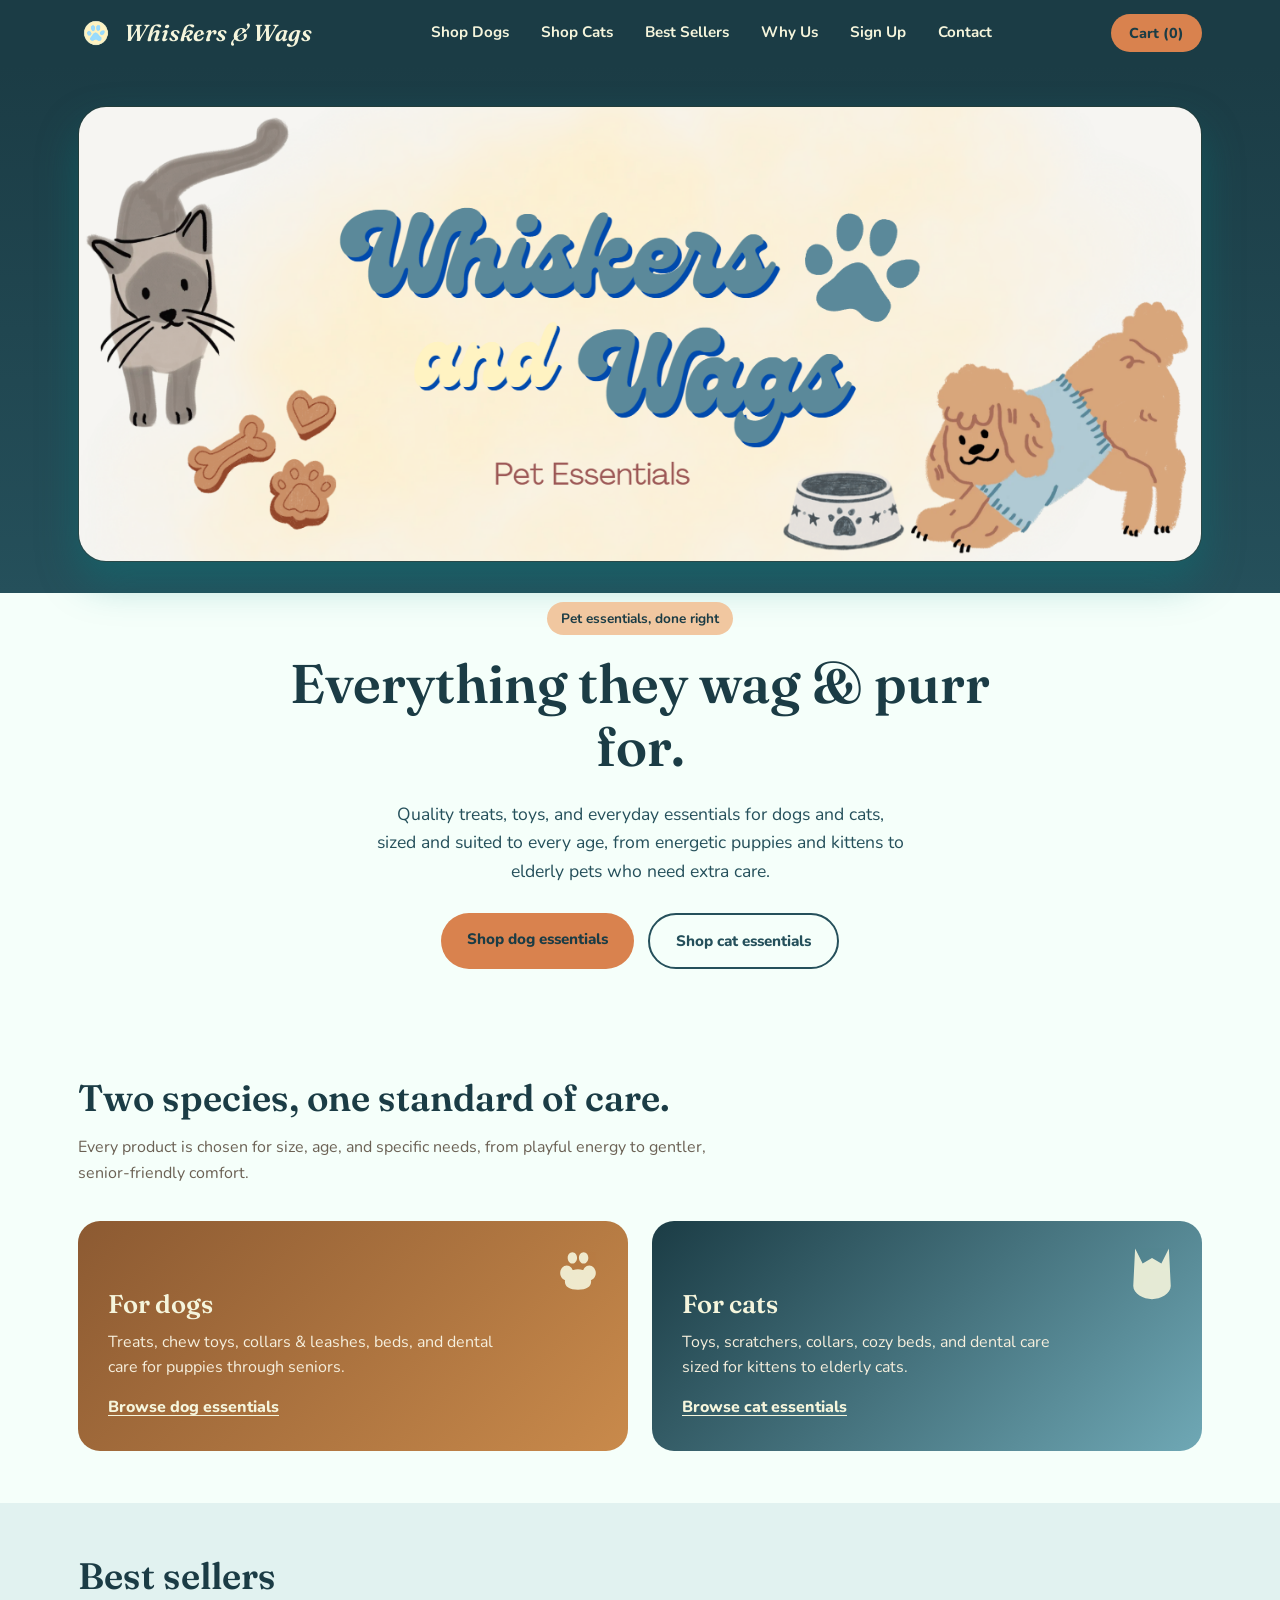
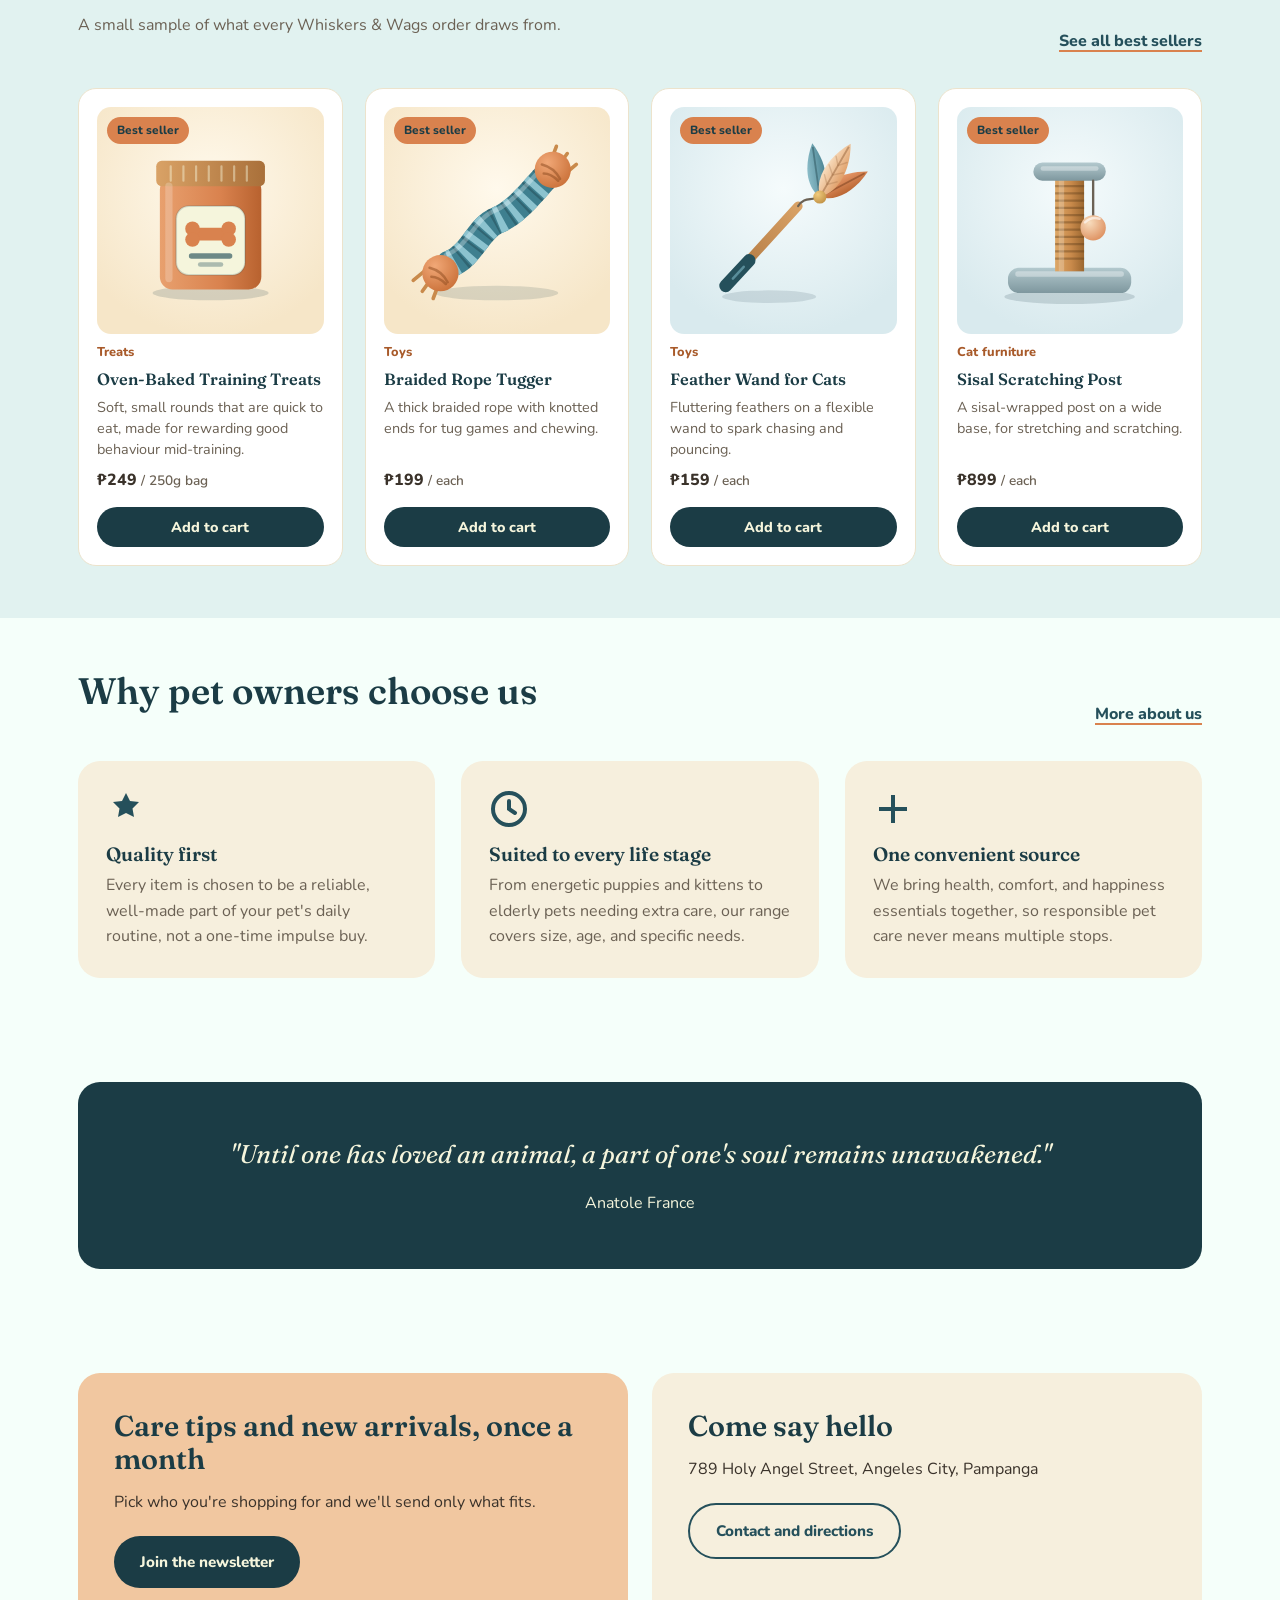
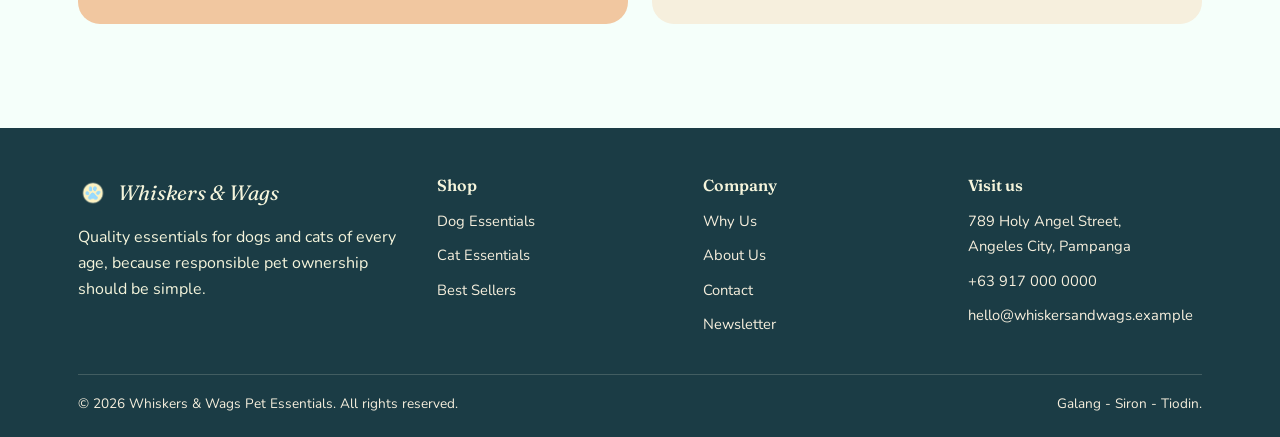
<file: index.html>
<!DOCTYPE html>
<html lang="en">

<head>
    <meta charset="UTF-8">
    <meta name="viewport" content="width=device-width, initial-scale=1.0">
    <title>Whiskers &amp; Wags | Pet Essentials</title>
    <meta name="description" content="Quality treats, toys, beds and everyday essentials for dogs and cats of every age.">
    <link rel="icon" type="image/png" href="favicon.png">
    <link rel="preconnect" href="https://fonts.googleapis.com">
    <link rel="preconnect" href="https://fonts.gstatic.com" crossorigin>
    <link href="https://fonts.googleapis.com/css2?family=Fraunces:ital,wght@0,500;0,600;1,500&family=Nunito:wght@400;600;700;800&display=swap" rel="stylesheet">
    <link rel="stylesheet" href="style.css">
</head>

<body>

    <a class="skip" href="#main">Skip to content</a>

    <header>
        <div class="nav">

            <a href="index.html" class="logo" aria-label="Whiskers and Wags home">
                <img src="favicon.png" alt="">
                Whiskers &amp; Wags
            </a>

            <nav aria-label="Primary">
                <ul id="primaryNav">
                    <li><a href="dogs.html">Shop Dogs</a></li>
                    <li><a href="cats.html">Shop Cats</a></li>
                    <li><a href="best-sellers.html">Best Sellers</a></li>
                    <li><a href="why-us.html">Why Us</a></li>
                    <li><a href="signup.html">Sign Up</a></li>
                    <li><a href="contact.html">Contact</a></li>
                </ul>
            </nav>

            <div class="nav-actions">
                <button type="button" class="cart-btn" id="cartBtn" aria-haspopup="dialog" aria-label="Cart, 0 items">Cart (0)</button>
                <button type="button" class="menu-toggle" id="menuToggle" aria-expanded="false" aria-controls="primaryNav" aria-label="Toggle navigation menu">&#9776;</button>
            </div>

        </div>
    </header>


    <main id="main">

        <section class="hero" id="top" aria-labelledby="hero-heading">
            <div class="wrap">

                <div class="hero-banner">
                    <img src="banner-pet.png" alt="Whiskers and Wags Pet Essentials banner: a grey cat and a poodle in a blue sweater beside a food bowl, dog treats, and a blue paw print">
                </div>

                <div class="hero-copy">
                    <span class="eyebrow">Pet essentials, done right</span>
                    <h1 id="hero-heading">Everything they wag &amp; purr for.</h1>
                    <p class="lede">Quality treats, toys, and everyday essentials for dogs and cats, sized and suited to every age, from energetic puppies and kittens to elderly pets who need extra care.</p>
                    <div class="btn-row">
                        <a class="btn btn-primary" href="dogs.html">Shop dog essentials</a>
                        <a class="btn btn-ghost" href="cats.html">Shop cat essentials</a>
                    </div>
                </div>

            </div>
        </section>

        <section class="block" aria-labelledby="cat-heading">
            <div class="wrap">

                <div class="section-head">
                    <h2 id="cat-heading">Two species, one standard of care.</h2>
                    <p>Every product is chosen for size, age, and specific needs, from playful energy to gentler, senior-friendly comfort.</p>
                </div>

                <div class="cat-grid">

                    <article class="cat-card dogs">
                        <svg class="cat-icon" viewBox="0 0 64 64" aria-hidden="true"><path fill="#F5F5DC" d="M20 26c4 0 7 4 7 8s-3 8-7 8-7-4-7-8 3-8 7-8Zm24 0c4 0 7 4 7 8s-3 8-7 8-7-4-7-8 3-8 7-8ZM26 12c3 0 5 3 5 6s-2 6-5 6-5-3-5-6 2-6 5-6Zm12 0c3 0 5 3 5 6s-2 6-5 6-5-3-5-6 2-6 5-6ZM32 30c8 0 14 6 14 13 0 6-5 9-14 9s-14-3-14-9c0-7 6-13 14-13Z"/></svg>
                        <h3>For dogs</h3>
                        <p>Treats, chew toys, collars &amp; leashes, beds, and dental care for puppies through seniors.</p>
                        <a href="dogs.html">Browse dog essentials</a>
                    </article>

                    <article class="cat-card cats">
                        <svg class="cat-icon" viewBox="0 0 64 64" aria-hidden="true"><path fill="#F5F5DC" d="M14 8 22 24l10-6 10 6 8-16 2 40c0 8-11 14-20 14S12 56 12 48Z"/></svg>
                        <h3>For cats</h3>
                        <p>Toys, scratchers, collars, cozy beds, and dental care sized for kittens to elderly cats.</p>
                        <a href="cats.html">Browse cat essentials</a>
                    </article>

                </div>

            </div>
        </section>

        <section class="block band" aria-labelledby="featured-heading">
            <div class="wrap">

                <div class="head-row">
                    <div class="section-head">
                        <h2 id="featured-heading">Best sellers</h2>
                        <p>A small sample of what every Whiskers &amp; Wags order draws from.</p>
                    </div>
                    <a class="more-link" href="best-sellers.html">See all best sellers</a>
                </div>

                <div class="prod-grid" id="prodGrid">
                    <article class="prod-card" data-id="treats" data-pet="dog" data-tag="treats" data-price="249" data-order="0">
                        <div class="prod-thumb">
                            <svg aria-hidden="true"
                                viewBox="0 0 100 100"
                               
                               
                            >
<defs>
<linearGradient id="p1b" x1="0" x2="1"><stop offset="0" stop-color="#E8A06E"/><stop offset=".6" stop-color="#D9824E"/><stop offset="1" stop-color="#B8622F"/></linearGradient>
<linearGradient id="p1t" x1="0" x2="1"><stop offset="0" stop-color="#D9A266"/><stop offset="1" stop-color="#A9703A"/></linearGradient>
</defs>
<ellipse cx="50" cy="90" rx="32" ry="4" fill="#1B3C45" opacity=".16"/>
<rect x="22" y="26" width="56" height="62" rx="7" fill="url(#p1b)"/>
<rect x="20" y="17" width="60" height="14" rx="3" fill="url(#p1t)"/>
<g stroke="#F5F5DC" stroke-opacity=".45" stroke-width="1.2" stroke-linecap="round">
<path d="M28 20v8M35 20v8M42 20v8M49 20v8M56 20v8M63 20v8M70 20v8"/>
</g>
<rect x="31" y="42" width="38" height="38" rx="7" fill="#F5F5DC"/>
<rect x="31" y="42" width="38" height="38" rx="7" fill="none" stroke="#25505B" stroke-opacity=".18"/>
<g fill="#D9824E">
<rect x="40" y="54" width="20" height="7" rx="3.5"/>
<circle cx="40" cy="54.5" r="4"/><circle cx="40" cy="60.5" r="4"/>
<circle cx="60" cy="54.5" r="4"/><circle cx="60" cy="60.5" r="4"/>
</g>
<rect x="38" y="68" width="24" height="3" rx="1.5" fill="#25505B" opacity=".65"/>
<rect x="43" y="73" width="14" height="2.5" rx="1.25" fill="#25505B" opacity=".35"/>
<rect x="25" y="29" width="4" height="55" rx="2" fill="#fff" opacity=".22"/>

                            </svg>
                            <span class="badge">Best seller</span>
                        </div>
                        <span class="tag">Treats</span>
                        <h3><button type="button" class="prod-open" data-id="treats" aria-haspopup="dialog">Oven-Baked Training Treats</button></h3>
                        <p class="desc">Soft, small rounds that are quick to eat, made for rewarding good behaviour mid-training.</p>
                        <p class="price">₱249 <span>/ 250g bag</span></p>
                        <button type="button" class="add" data-id="treats" aria-label="Add Oven-Baked Training Treats to cart">Add to cart</button>
                    </article>
                    <article class="prod-card" data-id="rope" data-pet="dog" data-tag="toys" data-price="199" data-order="1">
                        <div class="prod-thumb">
                            <svg aria-hidden="true"
                                viewBox="0 0 100 100"
                               
                               
                            >
<defs>
<radialGradient id="p2k" cx=".35" cy=".3" r=".9"><stop offset="0" stop-color="#F1A877"/><stop offset="1" stop-color="#C4682F"/></radialGradient>
</defs>
<ellipse cx="50" cy="90" rx="34" ry="4" fill="#1B3C45" opacity=".14"/>
<g stroke-linecap="round" fill="none">
<path id="p2r" d="M24 74C36 70 40 54 50 50S68 36 76 27" stroke="#3E7F8F" stroke-width="15"/>
<path d="M24 74C36 70 40 54 50 50S68 36 76 27" stroke="#8CC3CF" stroke-width="15" stroke-dasharray="3.5 5.5" stroke-linecap="butt"/>
<path d="M24 74C36 70 40 54 50 50S68 36 76 27" stroke="#25505B" stroke-width="15" stroke-dasharray="1.2 7.8" stroke-dashoffset="2" stroke-linecap="butt" opacity=".55"/>
<path d="M22 69C34 65 38 49 48 45S66 31 74 22" stroke="#fff" stroke-width="2.4" opacity=".28"/>
</g>
<g stroke="#C98A4B" stroke-width="2" stroke-linecap="round">
<path d="M14 82l-5 7M18 85l-3 8M10 78l-6 5"/>
<path d="M84 20l5-7M80 17l3-8M88 24l6-5"/>
</g>
<circle cx="19" cy="79" r="10" fill="url(#p2k)"/>
<circle cx="81" cy="22" r="10" fill="url(#p2k)"/>
<g fill="none" stroke="#8C4A1E" stroke-opacity=".5" stroke-width="1.4" stroke-linecap="round">
<path d="M13 76c4 1 8 4 10 8M14 81c3 0 6 2 8 4"/>
<path d="M75 19c4 1 8 4 10 8M76 24c3 0 6 2 8 4"/>
</g>

                            </svg>
                            <span class="badge">Best seller</span>
                        </div>
                        <span class="tag">Toys</span>
                        <h3><button type="button" class="prod-open" data-id="rope" aria-haspopup="dialog">Braided Rope Tugger</button></h3>
                        <p class="desc">A thick braided rope with knotted ends for tug games and chewing.</p>
                        <p class="price">₱199 <span>/ each</span></p>
                        <button type="button" class="add" data-id="rope" aria-label="Add Braided Rope Tugger to cart">Add to cart</button>
                    </article>
                    <article class="prod-card" data-id="wand" data-pet="cat" data-tag="toys" data-price="159" data-order="2">
                        <div class="prod-thumb">
                            <svg aria-hidden="true"
                                viewBox="0 0 100 100"
                               
                               
                            >
<defs>
<linearGradient id="p6s" x1="0" y1="1" x2="1" y2="0"><stop offset="0" stop-color="#A9703A"/><stop offset="1" stop-color="#D9A266"/></linearGradient>
<linearGradient id="p6a" x1="0" x2="1"><stop offset="0" stop-color="#8BBCC8"/><stop offset="1" stop-color="#4E8796"/></linearGradient>
<linearGradient id="p6b" x1="0" x2="1"><stop offset="0" stop-color="#F8DDBE"/><stop offset="1" stop-color="#E0A06A"/></linearGradient>
<linearGradient id="p6c" x1="0" x2="1"><stop offset="0" stop-color="#E8996A"/><stop offset="1" stop-color="#BA6633"/></linearGradient>
<radialGradient id="p6g" cx=".35" cy=".3" r=".9"><stop offset="0" stop-color="#F0CB7E"/><stop offset="1" stop-color="#B9873A"/></radialGradient>
</defs>
<ellipse cx="42" cy="92" rx="26" ry="3.5" fill="#1B3C45" opacity=".13"/>
<path d="M18 86L58 42" stroke="url(#p6s)" stroke-width="5" stroke-linecap="round"/>
<path d="M18 86L31 72" stroke="#25505B" stroke-width="7" stroke-linecap="round"/>
<path d="M22 82l6-6.5" stroke="#6FA8B5" stroke-width="1.4" stroke-linecap="round" opacity=".7"/>
<path d="M58 42C62 36 66 40 70 36" fill="none" stroke="#6b6154" stroke-width="1.2" stroke-linecap="round"/>
<g stroke-linejoin="round">
<g transform="translate(70 37) rotate(-8)"><path d="M0 0C-7-7-6-19 0-30 6-19 7-7 0 0Z" fill="url(#p6a)"/><path d="M0 0V-28" stroke="#1B3C45" stroke-opacity=".4" stroke-width="1"/></g>
<g transform="translate(70 37) rotate(62)"><path d="M0 0C-7-7-6-19 0-30 6-19 7-7 0 0Z" fill="url(#p6c)"/><path d="M0 0V-28" stroke="#5A2C10" stroke-opacity=".4" stroke-width="1"/></g>
<g transform="translate(70 37) rotate(30)"><path d="M0 0C-8-8-7-22 0-34 7-22 8-8 0 0Z" fill="url(#p6b)"/><path d="M0 0V-32" stroke="#8C5A32" stroke-opacity=".45" stroke-width="1"/><path d="M0-8l-4-4M0-14l-4.5-4M0-20l-3.5-4M0-8l4-4M0-14l4.5-4M0-20l3.5-4" stroke="#8C5A32" stroke-opacity=".25" stroke-width=".8" stroke-linecap="round"/></g>
</g>
<circle cx="70" cy="37" r="3.6" fill="url(#p6g)"/>

                            </svg>
                            <span class="badge">Best seller</span>
                        </div>
                        <span class="tag">Toys</span>
                        <h3><button type="button" class="prod-open" data-id="wand" aria-haspopup="dialog">Feather Wand for Cats</button></h3>
                        <p class="desc">Fluttering feathers on a flexible wand to spark chasing and pouncing.</p>
                        <p class="price">₱159 <span>/ each</span></p>
                        <button type="button" class="add" data-id="wand" aria-label="Add Feather Wand for Cats to cart">Add to cart</button>
                    </article>
                    <article class="prod-card" data-id="scratcher" data-pet="cat" data-tag="cat-furniture" data-price="899" data-order="3">
                        <div class="prod-thumb">
                            <svg aria-hidden="true"
                                viewBox="0 0 100 100"
                               
                               
                            >
<defs>
<linearGradient id="p8s" x1="0" x2="1"><stop offset="0" stop-color="#DDA868"/><stop offset=".55" stop-color="#C98A4B"/><stop offset="1" stop-color="#9B6730"/></linearGradient>
<linearGradient id="p8p" x1="0" y1="0" x2="0" y2="1"><stop offset="0" stop-color="#B3C9CE"/><stop offset="1" stop-color="#7E979E"/></linearGradient>
<radialGradient id="p8k" cx=".35" cy=".3" r=".9"><stop offset="0" stop-color="#F8DDBE"/><stop offset="1" stop-color="#D9824E"/></radialGradient>
</defs>
<ellipse cx="50" cy="92" rx="36" ry="4" fill="#1B3C45" opacity=".16"/>
<rect x="16" y="76" width="68" height="14" rx="6" fill="url(#p8p)"/>
<rect x="20" y="78" width="60" height="3" rx="1.5" fill="#fff" opacity=".35"/>
<rect x="42" y="26" width="16" height="52" fill="url(#p8s)"/>
<g stroke="#5A3A1A" stroke-opacity=".38" stroke-width="1.3">
<path d="M42 31h16M42 35h16M42 39h16M42 43h16M42 47h16M42 51h16M42 55h16M42 59h16M42 63h16M42 67h16M42 71h16"/>
</g>
<rect x="44" y="26" width="3" height="52" fill="#fff" opacity=".22"/>
<rect x="30" y="18" width="40" height="10" rx="5" fill="url(#p8p)"/>
<rect x="34" y="20" width="32" height="2.5" rx="1.25" fill="#fff" opacity=".35"/>
<path d="M63 28v20" stroke="#6b6154" stroke-width="1.3" stroke-linecap="round"/>
<circle cx="63" cy="54" r="7" fill="url(#p8k)"/>
<path d="M58.5 51c2-2 5-3 8-2" fill="none" stroke="#fff" stroke-opacity=".6" stroke-width="1.4" stroke-linecap="round"/>

                            </svg>
                            <span class="badge">Best seller</span>
                        </div>
                        <span class="tag">Cat furniture</span>
                        <h3><button type="button" class="prod-open" data-id="scratcher" aria-haspopup="dialog">Sisal Scratching Post</button></h3>
                        <p class="desc">A sisal-wrapped post on a wide base, for stretching and scratching.</p>
                        <p class="price">₱899 <span>/ each</span></p>
                        <button type="button" class="add" data-id="scratcher" aria-label="Add Sisal Scratching Post to cart">Add to cart</button>
                    </article>
                </div>

            </div>
        </section>

        <section class="block" aria-labelledby="why-heading">
            <div class="wrap">

                <div class="head-row">
                    <div class="section-head">
                        <h2 id="why-heading">Why pet owners choose us</h2>
                    </div>
                    <a class="more-link" href="why-us.html">More about us</a>
                </div>

                <div class="why-grid">
                    <div class="why-card">
                        <svg viewBox="0 0 40 40" aria-hidden="true"><path fill="#25505B" d="M20 4l4 8 9 1-6.5 6.5L28 28l-8-4-8 4 1.5-8.5L7 13l9-1z"/></svg>
                        <h3>Quality first</h3>
                        <p>Every item is chosen to be a reliable, well-made part of your pet's daily routine, not a one-time impulse buy.</p>
                    </div>
                    <div class="why-card">
                        <svg viewBox="0 0 40 40" aria-hidden="true"><circle cx="20" cy="20" r="16" fill="none" stroke="#25505B" stroke-width="4"/><path d="M20 12v8l6 4" stroke="#25505B" stroke-width="4" fill="none" stroke-linecap="round"/></svg>
                        <h3>Suited to every life stage</h3>
                        <p>From energetic puppies and kittens to elderly pets needing extra care, our range covers size, age, and specific needs.</p>
                    </div>
                    <div class="why-card">
                        <svg viewBox="0 0 40 40" aria-hidden="true"><path fill="#25505B" d="M6 18h28v4H6z"/><path fill="#25505B" d="M18 6h4v28h-4z"/></svg>
                        <h3>One convenient source</h3>
                        <p>We bring health, comfort, and happiness essentials together, so responsible pet care never means multiple stops.</p>
                    </div>
                </div>

            </div>
        </section>

        <section class="block" aria-label="Quote">
            <div class="wrap">
                <figure class="testimonial" style="margin: 0 auto">
                    <blockquote>"Until one has loved an animal, a part of one's soul remains unawakened."</blockquote>
                    <figcaption>Anatole France</figcaption>
                </figure>
            </div>
        </section>

        <section class="block" aria-label="Newsletter and store visit">
            <div class="wrap">
                <div class="cta-grid">

                    <div class="cta-card cta-clay">
                        <h2>Care tips and new arrivals, once a month</h2>
                        <p>Pick who you're shopping for and we'll send only what fits.</p>
                        <a class="btn btn-dark" href="signup.html">Join the newsletter</a>
                    </div>

                    <div class="cta-card cta-sand">
                        <h2>Come say hello</h2>
                        <p>789 Holy Angel Street, Angeles City, Pampanga</p>
                        <a class="btn btn-ghost" href="contact.html">Contact and directions</a>
                    </div>

                </div>
            </div>
        </section>

    </main>

    <footer>
        <div class="wrap">

            <div class="foot-grid">

                <div>
                    <div class="foot-logo">
                        <img src="favicon.png" alt="">
                        Whiskers &amp; Wags
                    </div>
                    <p>Quality essentials for dogs and cats of every age, because responsible pet ownership should be simple.</p>
                </div>

                <div>
                    <h3>Shop</h3>
                    <ul>
                        <li><a href="dogs.html">Dog Essentials</a></li>
                        <li><a href="cats.html">Cat Essentials</a></li>
                        <li><a href="best-sellers.html">Best Sellers</a></li>
                    </ul>
                </div>

                <div>
                    <h3>Company</h3>
                    <ul>
                        <li><a href="why-us.html">Why Us</a></li>
                        <li><a href="contact.html#about">About Us</a></li>
                        <li><a href="contact.html">Contact</a></li>
                        <li><a href="signup.html">Newsletter</a></li>
                    </ul>
                </div>

                <div>
                    <h3>Visit us</h3>
                    <ul>
                        <li><span>789 Holy Angel Street,<br>Angeles City, Pampanga</span></li>
                        <li><a href="tel:+639170000000">+63 917 000 0000</a></li>
                        <li><a href="mailto:hello@whiskersandwags.example">hello@whiskersandwags.example</a></li>
                    </ul>
                </div>

            </div>

            <div class="foot-bottom">
                <span>&copy; 2026 Whiskers &amp; Wags Pet Essentials. All rights reserved.</span>
                <span>Galang - Siron - Tiodin.</span>
            </div>

        </div>
    </footer>
    <!-- PRODUCT DETAILS -->
    <dialog class="modal" id="prodDialog" aria-labelledby="pd-title">
        <div class="modal-body">
            <button type="button" class="modal-close" id="pdClose" aria-label="Close product details">&times;</button>

            <div class="pd-media" id="pdMedia"></div>

            <div class="pd-info">
                <span class="tag" id="pdTag"></span>
                <h2 id="pd-title"></h2>
                <p class="pd-for" id="pdFor"></p>
                <p class="pd-desc" id="pdDesc"></p>
                <ul class="pd-points" id="pdPoints"></ul>

                <p class="price pd-price" id="pdPrice"></p>

                <div class="pd-buy">
                    <div class="qty" role="group" aria-label="Quantity">
                        <button type="button" id="pdMinus" aria-label="Decrease quantity">&minus;</button>
                        <output id="pdQty" aria-live="polite">1</output>
                        <button type="button" id="pdPlus" aria-label="Increase quantity">+</button>
                    </div>
                    <button type="button" class="btn btn-primary pd-add" id="pdAdd">Add to cart</button>
                </div>
            </div>
        </div>
    </dialog>

    <!-- CART -->
    <dialog class="drawer" id="cartDialog" aria-labelledby="cart-title">
        <div class="drawer-head">
            <h2 id="cart-title">Your cart</h2>
            <button type="button" class="modal-close" id="cartClose" aria-label="Close cart">&times;</button>
        </div>

        <div class="drawer-list" id="cartList"></div>

        <div class="drawer-foot" id="cartFoot">
            <p class="cart-total"><span>Total</span> <strong id="cartTotal">₱0</strong></p>
            <button type="button" class="btn btn-primary" id="checkoutBtn">Checkout</button>
            <p class="cart-note" id="cartNote" role="status"></p>
        </div>
    </dialog>

    <div class="toast" id="toast" role="status" aria-live="polite"></div>

    <script src="app.js"></script>

</body>

</html>
</file>
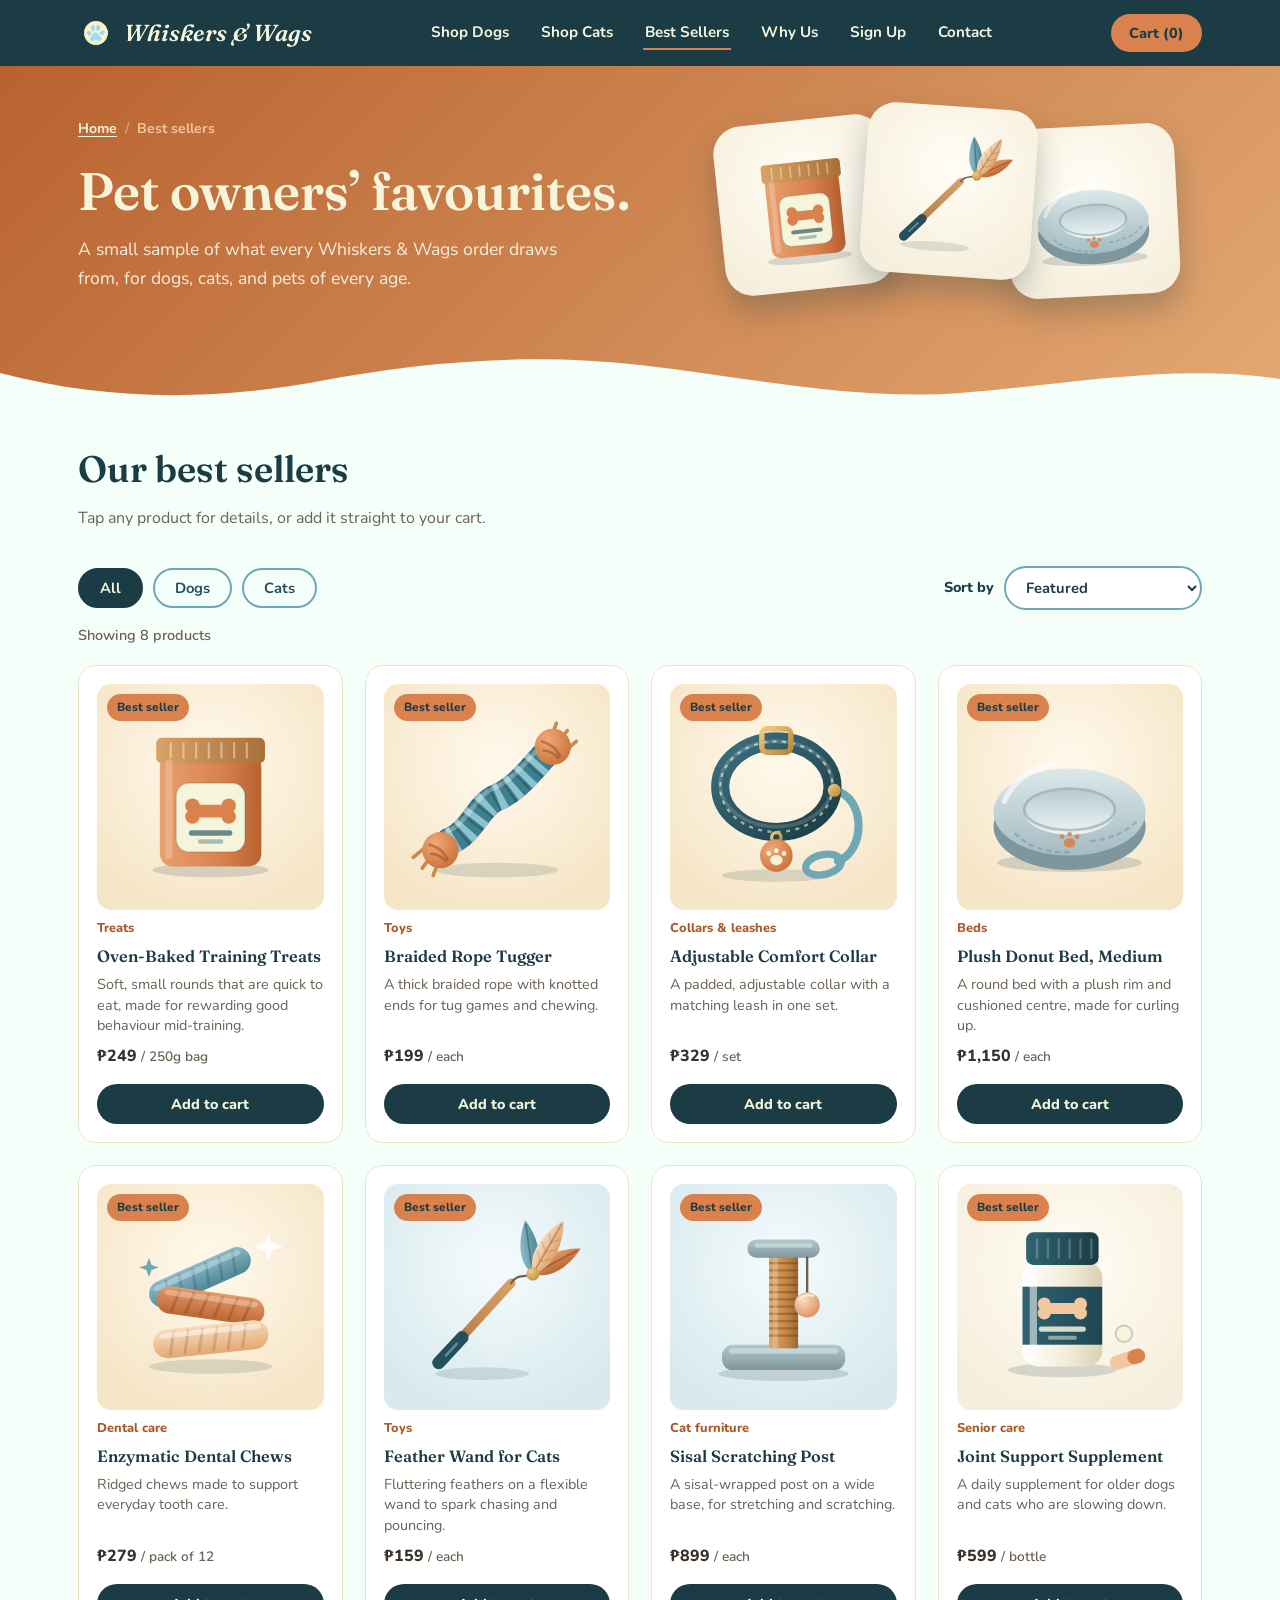
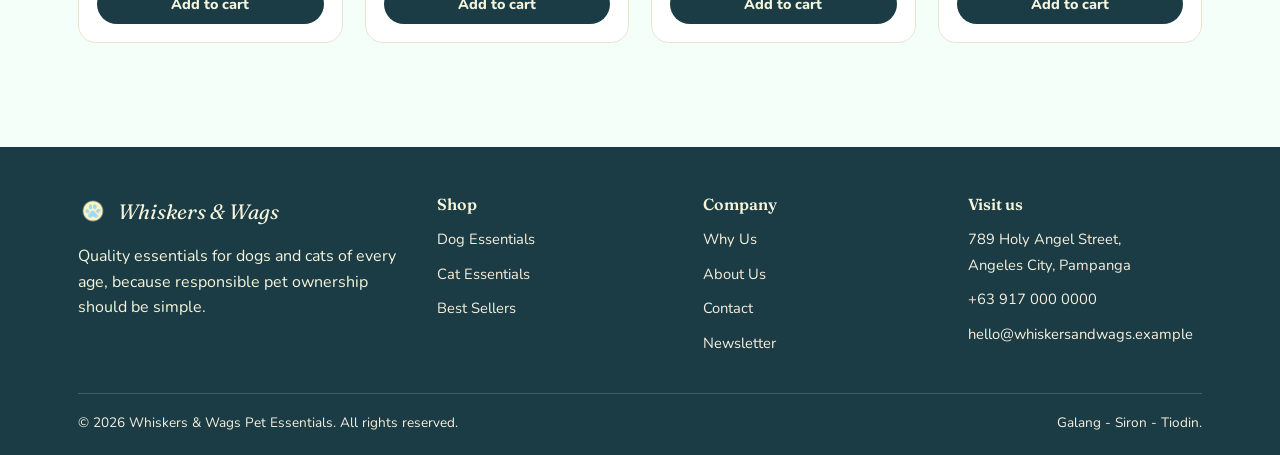
<file: best-sellers.html>
<!DOCTYPE html>
<html lang="en">

<head>
    <meta charset="UTF-8">
    <meta name="viewport" content="width=device-width, initial-scale=1.0">
    <title>Best Sellers | Whiskers &amp; Wags</title>
    <meta name="description" content="The treats, toys, beds and care essentials pet owners pick up most at Whiskers &amp; Wags.">
    <link rel="icon" type="image/png" href="favicon.png">
    <link rel="preconnect" href="https://fonts.googleapis.com">
    <link rel="preconnect" href="https://fonts.gstatic.com" crossorigin>
    <link href="https://fonts.googleapis.com/css2?family=Fraunces:ital,wght@0,500;0,600;1,500&family=Nunito:wght@400;600;700;800&display=swap" rel="stylesheet">
    <link rel="stylesheet" href="style.css">
</head>

<body>

    <a class="skip" href="#main">Skip to content</a>

    <header>
        <div class="nav">

            <a href="index.html" class="logo" aria-label="Whiskers and Wags home">
                <img src="favicon.png" alt="">
                Whiskers &amp; Wags
            </a>

            <nav aria-label="Primary">
                <ul id="primaryNav">
                    <li><a href="dogs.html">Shop Dogs</a></li>
                    <li><a href="cats.html">Shop Cats</a></li>
                    <li><a href="best-sellers.html" aria-current="page">Best Sellers</a></li>
                    <li><a href="why-us.html">Why Us</a></li>
                    <li><a href="signup.html">Sign Up</a></li>
                    <li><a href="contact.html">Contact</a></li>
                </ul>
            </nav>

            <div class="nav-actions">
                <button type="button" class="cart-btn" id="cartBtn" aria-haspopup="dialog" aria-label="Cart, 0 items">Cart (0)</button>
                <button type="button" class="menu-toggle" id="menuToggle" aria-expanded="false" aria-controls="primaryNav" aria-label="Toggle navigation menu">&#9776;</button>
            </div>

        </div>
    </header>


    <main id="main">

        <section class="page-hero ph-gold" aria-labelledby="ph-title">
            <div class="wrap ph-grid">
                <div class="ph-copy">
                    <nav class="crumbs" aria-label="Breadcrumb">
                        <ol>
                            <li><a href="index.html">Home</a></li>
                            <li aria-current="page">Best sellers</li>
                        </ol>
                    </nav>
                    <h1 id="ph-title">Pet owners&rsquo; favourites.</h1>
                    <p class="ph-lead">A small sample of what every Whiskers &amp; Wags order draws from, for dogs, cats, and pets of every age.</p>
                </div>
                <div class="hero-art" aria-hidden="true"><div class="art-tile"><svg aria-hidden="true"
                                viewBox="0 0 100 100"
                               
                               
                            >
<defs>
<linearGradient id="p1b" x1="0" x2="1"><stop offset="0" stop-color="#E8A06E"/><stop offset=".6" stop-color="#D9824E"/><stop offset="1" stop-color="#B8622F"/></linearGradient>
<linearGradient id="p1t" x1="0" x2="1"><stop offset="0" stop-color="#D9A266"/><stop offset="1" stop-color="#A9703A"/></linearGradient>
</defs>
<ellipse cx="50" cy="90" rx="32" ry="4" fill="#1B3C45" opacity=".16"/>
<rect x="22" y="26" width="56" height="62" rx="7" fill="url(#p1b)"/>
<rect x="20" y="17" width="60" height="14" rx="3" fill="url(#p1t)"/>
<g stroke="#F5F5DC" stroke-opacity=".45" stroke-width="1.2" stroke-linecap="round">
<path d="M28 20v8M35 20v8M42 20v8M49 20v8M56 20v8M63 20v8M70 20v8"/>
</g>
<rect x="31" y="42" width="38" height="38" rx="7" fill="#F5F5DC"/>
<rect x="31" y="42" width="38" height="38" rx="7" fill="none" stroke="#25505B" stroke-opacity=".18"/>
<g fill="#D9824E">
<rect x="40" y="54" width="20" height="7" rx="3.5"/>
<circle cx="40" cy="54.5" r="4"/><circle cx="40" cy="60.5" r="4"/>
<circle cx="60" cy="54.5" r="4"/><circle cx="60" cy="60.5" r="4"/>
</g>
<rect x="38" y="68" width="24" height="3" rx="1.5" fill="#25505B" opacity=".65"/>
<rect x="43" y="73" width="14" height="2.5" rx="1.25" fill="#25505B" opacity=".35"/>
<rect x="25" y="29" width="4" height="55" rx="2" fill="#fff" opacity=".22"/>

                            </svg></div><div class="art-tile"><svg aria-hidden="true"
                                viewBox="0 0 100 100"
                               
                               
                            >
<defs>
<linearGradient id="p6s" x1="0" y1="1" x2="1" y2="0"><stop offset="0" stop-color="#A9703A"/><stop offset="1" stop-color="#D9A266"/></linearGradient>
<linearGradient id="p6a" x1="0" x2="1"><stop offset="0" stop-color="#8BBCC8"/><stop offset="1" stop-color="#4E8796"/></linearGradient>
<linearGradient id="p6b" x1="0" x2="1"><stop offset="0" stop-color="#F8DDBE"/><stop offset="1" stop-color="#E0A06A"/></linearGradient>
<linearGradient id="p6c" x1="0" x2="1"><stop offset="0" stop-color="#E8996A"/><stop offset="1" stop-color="#BA6633"/></linearGradient>
<radialGradient id="p6g" cx=".35" cy=".3" r=".9"><stop offset="0" stop-color="#F0CB7E"/><stop offset="1" stop-color="#B9873A"/></radialGradient>
</defs>
<ellipse cx="42" cy="92" rx="26" ry="3.5" fill="#1B3C45" opacity=".13"/>
<path d="M18 86L58 42" stroke="url(#p6s)" stroke-width="5" stroke-linecap="round"/>
<path d="M18 86L31 72" stroke="#25505B" stroke-width="7" stroke-linecap="round"/>
<path d="M22 82l6-6.5" stroke="#6FA8B5" stroke-width="1.4" stroke-linecap="round" opacity=".7"/>
<path d="M58 42C62 36 66 40 70 36" fill="none" stroke="#6b6154" stroke-width="1.2" stroke-linecap="round"/>
<g stroke-linejoin="round">
<g transform="translate(70 37) rotate(-8)"><path d="M0 0C-7-7-6-19 0-30 6-19 7-7 0 0Z" fill="url(#p6a)"/><path d="M0 0V-28" stroke="#1B3C45" stroke-opacity=".4" stroke-width="1"/></g>
<g transform="translate(70 37) rotate(62)"><path d="M0 0C-7-7-6-19 0-30 6-19 7-7 0 0Z" fill="url(#p6c)"/><path d="M0 0V-28" stroke="#5A2C10" stroke-opacity=".4" stroke-width="1"/></g>
<g transform="translate(70 37) rotate(30)"><path d="M0 0C-8-8-7-22 0-34 7-22 8-8 0 0Z" fill="url(#p6b)"/><path d="M0 0V-32" stroke="#8C5A32" stroke-opacity=".45" stroke-width="1"/><path d="M0-8l-4-4M0-14l-4.5-4M0-20l-3.5-4M0-8l4-4M0-14l4.5-4M0-20l3.5-4" stroke="#8C5A32" stroke-opacity=".25" stroke-width=".8" stroke-linecap="round"/></g>
</g>
<circle cx="70" cy="37" r="3.6" fill="url(#p6g)"/>

                            </svg></div><div class="art-tile"><svg aria-hidden="true"
                                viewBox="0 0 100 100"
                               
                               
                            >
<defs>
<linearGradient id="p4r" x1="0" y1="0" x2="0" y2="1"><stop offset="0" stop-color="#DCE8EA"/><stop offset="1" stop-color="#A3BCC2"/></linearGradient>
<linearGradient id="p4i" x1="0" y1="0" x2="0" y2="1"><stop offset="0" stop-color="#B7CBD0"/><stop offset="1" stop-color="#EEF4F5"/></linearGradient>
</defs>
<ellipse cx="50" cy="86" rx="40" ry="5" fill="#1B3C45" opacity=".16"/>
<ellipse cx="50" cy="66" rx="42" ry="24" fill="#7E979E"/>
<ellipse cx="50" cy="58" rx="42" ry="24" fill="url(#p4r)"/>
<ellipse cx="50" cy="58" rx="25" ry="12.5" fill="url(#p4i)"/>
<ellipse cx="50" cy="56.5" rx="25" ry="11.5" fill="none" stroke="#7E979E" stroke-opacity=".5" stroke-width="1.5"/>
<g fill="none" stroke="#fff" stroke-linecap="round">
<path d="M14 52c4-10 14-18 28-21" stroke-opacity=".6" stroke-width="3"/>
<path d="M20 70c8 8 20 11 32 10" stroke="#5F7E86" stroke-opacity=".35" stroke-width="1.4" stroke-dasharray="2 3"/>
<path d="M62 74c10-1 20-5 26-12" stroke="#5F7E86" stroke-opacity=".35" stroke-width="1.4" stroke-dasharray="2 3"/>
</g>
<g fill="#D9824E" opacity=".9">
<ellipse cx="50" cy="75" rx="3.2" ry="2.6"/>
<circle cx="45.8" cy="71.6" r="1.3"/><circle cx="50" cy="70.3" r="1.3"/><circle cx="54.2" cy="71.6" r="1.3"/>
</g>

                            </svg></div></div>
            </div>
            <svg class="wave" viewBox="0 0 1440 48" preserveAspectRatio="none" aria-hidden="true"><path d="M0 24c120 28 240 28 360 8s240-28 360-16 240 36 360 28 240-30 360-14V48H0Z" fill="mintcream"/></svg>
        </section>

        <section class="block shop" aria-labelledby="shop-heading">
            <div class="wrap">

                <div class="section-head">
                    <h2 id="shop-heading">Our best sellers</h2>
                    <p>Tap any product for details, or add it straight to your cart.</p>
                </div>

                <div class="toolbar">
                    <div class="filters" role="group" aria-label="Filter products">
                        <button type="button" class="chip" data-by="pet" data-value="all" aria-pressed="true">All</button>
                        <button type="button" class="chip" data-by="pet" data-value="dog" aria-pressed="false">Dogs</button>
                        <button type="button" class="chip" data-by="pet" data-value="cat" aria-pressed="false">Cats</button>
                    </div>
                    <div class="sort">
                        <label for="sortSel">Sort by</label>
                        <select id="sortSel">
                            <option value="featured">Featured</option>
                            <option value="low">Price: low to high</option>
                            <option value="high">Price: high to low</option>
                        </select>
                    </div>
                </div>

                <p class="result-count" id="resultCount" aria-live="polite"></p>

                <div class="prod-grid" id="prodGrid">
                    <article class="prod-card" data-id="treats" data-pet="dog" data-tag="treats" data-price="249" data-order="0">
                        <div class="prod-thumb">
                            <svg aria-hidden="true"
                                viewBox="0 0 100 100"
                               
                               
                            >
<defs>
<linearGradient id="p1b" x1="0" x2="1"><stop offset="0" stop-color="#E8A06E"/><stop offset=".6" stop-color="#D9824E"/><stop offset="1" stop-color="#B8622F"/></linearGradient>
<linearGradient id="p1t" x1="0" x2="1"><stop offset="0" stop-color="#D9A266"/><stop offset="1" stop-color="#A9703A"/></linearGradient>
</defs>
<ellipse cx="50" cy="90" rx="32" ry="4" fill="#1B3C45" opacity=".16"/>
<rect x="22" y="26" width="56" height="62" rx="7" fill="url(#p1b)"/>
<rect x="20" y="17" width="60" height="14" rx="3" fill="url(#p1t)"/>
<g stroke="#F5F5DC" stroke-opacity=".45" stroke-width="1.2" stroke-linecap="round">
<path d="M28 20v8M35 20v8M42 20v8M49 20v8M56 20v8M63 20v8M70 20v8"/>
</g>
<rect x="31" y="42" width="38" height="38" rx="7" fill="#F5F5DC"/>
<rect x="31" y="42" width="38" height="38" rx="7" fill="none" stroke="#25505B" stroke-opacity=".18"/>
<g fill="#D9824E">
<rect x="40" y="54" width="20" height="7" rx="3.5"/>
<circle cx="40" cy="54.5" r="4"/><circle cx="40" cy="60.5" r="4"/>
<circle cx="60" cy="54.5" r="4"/><circle cx="60" cy="60.5" r="4"/>
</g>
<rect x="38" y="68" width="24" height="3" rx="1.5" fill="#25505B" opacity=".65"/>
<rect x="43" y="73" width="14" height="2.5" rx="1.25" fill="#25505B" opacity=".35"/>
<rect x="25" y="29" width="4" height="55" rx="2" fill="#fff" opacity=".22"/>

                            </svg>
                            <span class="badge">Best seller</span>
                        </div>
                        <span class="tag">Treats</span>
                        <h3><button type="button" class="prod-open" data-id="treats" aria-haspopup="dialog">Oven-Baked Training Treats</button></h3>
                        <p class="desc">Soft, small rounds that are quick to eat, made for rewarding good behaviour mid-training.</p>
                        <p class="price">₱249 <span>/ 250g bag</span></p>
                        <button type="button" class="add" data-id="treats" aria-label="Add Oven-Baked Training Treats to cart">Add to cart</button>
                    </article>
                    <article class="prod-card" data-id="rope" data-pet="dog" data-tag="toys" data-price="199" data-order="1">
                        <div class="prod-thumb">
                            <svg aria-hidden="true"
                                viewBox="0 0 100 100"
                               
                               
                            >
<defs>
<radialGradient id="p2k" cx=".35" cy=".3" r=".9"><stop offset="0" stop-color="#F1A877"/><stop offset="1" stop-color="#C4682F"/></radialGradient>
</defs>
<ellipse cx="50" cy="90" rx="34" ry="4" fill="#1B3C45" opacity=".14"/>
<g stroke-linecap="round" fill="none">
<path id="p2r" d="M24 74C36 70 40 54 50 50S68 36 76 27" stroke="#3E7F8F" stroke-width="15"/>
<path d="M24 74C36 70 40 54 50 50S68 36 76 27" stroke="#8CC3CF" stroke-width="15" stroke-dasharray="3.5 5.5" stroke-linecap="butt"/>
<path d="M24 74C36 70 40 54 50 50S68 36 76 27" stroke="#25505B" stroke-width="15" stroke-dasharray="1.2 7.8" stroke-dashoffset="2" stroke-linecap="butt" opacity=".55"/>
<path d="M22 69C34 65 38 49 48 45S66 31 74 22" stroke="#fff" stroke-width="2.4" opacity=".28"/>
</g>
<g stroke="#C98A4B" stroke-width="2" stroke-linecap="round">
<path d="M14 82l-5 7M18 85l-3 8M10 78l-6 5"/>
<path d="M84 20l5-7M80 17l3-8M88 24l6-5"/>
</g>
<circle cx="19" cy="79" r="10" fill="url(#p2k)"/>
<circle cx="81" cy="22" r="10" fill="url(#p2k)"/>
<g fill="none" stroke="#8C4A1E" stroke-opacity=".5" stroke-width="1.4" stroke-linecap="round">
<path d="M13 76c4 1 8 4 10 8M14 81c3 0 6 2 8 4"/>
<path d="M75 19c4 1 8 4 10 8M76 24c3 0 6 2 8 4"/>
</g>

                            </svg>
                            <span class="badge">Best seller</span>
                        </div>
                        <span class="tag">Toys</span>
                        <h3><button type="button" class="prod-open" data-id="rope" aria-haspopup="dialog">Braided Rope Tugger</button></h3>
                        <p class="desc">A thick braided rope with knotted ends for tug games and chewing.</p>
                        <p class="price">₱199 <span>/ each</span></p>
                        <button type="button" class="add" data-id="rope" aria-label="Add Braided Rope Tugger to cart">Add to cart</button>
                    </article>
                    <article class="prod-card" data-id="collar" data-pet="dog" data-tag="collars-leashes" data-price="329" data-order="2">
                        <div class="prod-thumb">
                            <svg aria-hidden="true"
                                viewBox="0 0 100 100"
                               
                               
                            >
<defs>
<linearGradient id="p3c" x1="0" y1="0" x2="1" y2="1"><stop offset="0" stop-color="#3C7080"/><stop offset="1" stop-color="#1B3C45"/></linearGradient>
<linearGradient id="p3b" x1="0" y1="0" x2="1" y2="1"><stop offset="0" stop-color="#F0CB7E"/><stop offset="1" stop-color="#B9873A"/></linearGradient>
<radialGradient id="p3t" cx=".35" cy=".3" r=".9"><stop offset="0" stop-color="#F1A877"/><stop offset="1" stop-color="#C4682F"/></radialGradient>
</defs>
<ellipse cx="46" cy="93" rx="30" ry="3.5" fill="#1B3C45" opacity=".14"/>
<path d="M78 46C96 50 95 80 80 85" fill="none" stroke="#6FA8B5" stroke-width="4.5" stroke-linecap="round"/>
<ellipse cx="72" cy="87" rx="10" ry="5.5" fill="none" stroke="#6FA8B5" stroke-width="4" transform="rotate(-12 72 87)"/>
<ellipse cx="46" cy="44" rx="31" ry="25" fill="none" stroke="url(#p3c)" stroke-width="10"/>
<ellipse cx="46" cy="44" rx="31" ry="25" fill="none" stroke="#F5F5DC" stroke-opacity=".6" stroke-width="1.2" stroke-dasharray="2.2 3" transform="translate(0 0) scale(1)"/>
<ellipse cx="46" cy="42.5" rx="31" ry="23.5" fill="none" stroke="#fff" stroke-opacity=".16" stroke-width="2"/>
<rect x="38" y="12" width="16" height="13" rx="3" fill="none" stroke="url(#p3b)" stroke-width="3"/>
<path d="M46 14v9" stroke="url(#p3b)" stroke-width="2.4" stroke-linecap="round"/>
<circle cx="78" cy="46" r="3.6" fill="url(#p3b)"/>
<circle cx="46" cy="72" r="2.6" fill="none" stroke="url(#p3b)" stroke-width="1.8"/>
<circle cx="46" cy="82" r="9" fill="url(#p3t)"/>
<g fill="#F5F5DC">
<ellipse cx="46" cy="84.5" rx="3.4" ry="2.8"/>
<circle cx="41.8" cy="80.8" r="1.3"/><circle cx="46" cy="79.3" r="1.3"/><circle cx="50.2" cy="80.8" r="1.3"/>
</g>

                            </svg>
                            <span class="badge">Best seller</span>
                        </div>
                        <span class="tag">Collars &amp; leashes</span>
                        <h3><button type="button" class="prod-open" data-id="collar" aria-haspopup="dialog">Adjustable Comfort Collar</button></h3>
                        <p class="desc">A padded, adjustable collar with a matching leash in one set.</p>
                        <p class="price">₱329 <span>/ set</span></p>
                        <button type="button" class="add" data-id="collar" aria-label="Add Adjustable Comfort Collar to cart">Add to cart</button>
                    </article>
                    <article class="prod-card" data-id="bed" data-pet="dog" data-tag="beds" data-price="1150" data-order="3">
                        <div class="prod-thumb">
                            <svg aria-hidden="true"
                                viewBox="0 0 100 100"
                               
                               
                            >
<defs>
<linearGradient id="p4r" x1="0" y1="0" x2="0" y2="1"><stop offset="0" stop-color="#DCE8EA"/><stop offset="1" stop-color="#A3BCC2"/></linearGradient>
<linearGradient id="p4i" x1="0" y1="0" x2="0" y2="1"><stop offset="0" stop-color="#B7CBD0"/><stop offset="1" stop-color="#EEF4F5"/></linearGradient>
</defs>
<ellipse cx="50" cy="86" rx="40" ry="5" fill="#1B3C45" opacity=".16"/>
<ellipse cx="50" cy="66" rx="42" ry="24" fill="#7E979E"/>
<ellipse cx="50" cy="58" rx="42" ry="24" fill="url(#p4r)"/>
<ellipse cx="50" cy="58" rx="25" ry="12.5" fill="url(#p4i)"/>
<ellipse cx="50" cy="56.5" rx="25" ry="11.5" fill="none" stroke="#7E979E" stroke-opacity=".5" stroke-width="1.5"/>
<g fill="none" stroke="#fff" stroke-linecap="round">
<path d="M14 52c4-10 14-18 28-21" stroke-opacity=".6" stroke-width="3"/>
<path d="M20 70c8 8 20 11 32 10" stroke="#5F7E86" stroke-opacity=".35" stroke-width="1.4" stroke-dasharray="2 3"/>
<path d="M62 74c10-1 20-5 26-12" stroke="#5F7E86" stroke-opacity=".35" stroke-width="1.4" stroke-dasharray="2 3"/>
</g>
<g fill="#D9824E" opacity=".9">
<ellipse cx="50" cy="75" rx="3.2" ry="2.6"/>
<circle cx="45.8" cy="71.6" r="1.3"/><circle cx="50" cy="70.3" r="1.3"/><circle cx="54.2" cy="71.6" r="1.3"/>
</g>

                            </svg>
                            <span class="badge">Best seller</span>
                        </div>
                        <span class="tag">Beds</span>
                        <h3><button type="button" class="prod-open" data-id="bed" aria-haspopup="dialog">Plush Donut Bed, Medium</button></h3>
                        <p class="desc">A round bed with a plush rim and cushioned centre, made for curling up.</p>
                        <p class="price">₱1,150 <span>/ each</span></p>
                        <button type="button" class="add" data-id="bed" aria-label="Add Plush Donut Bed, Medium to cart">Add to cart</button>
                    </article>
                    <article class="prod-card" data-id="dental" data-pet="dog" data-tag="dental-care" data-price="279" data-order="4">
                        <div class="prod-thumb">
                            <svg aria-hidden="true"
                                viewBox="0 0 100 100"
                               
                               
                            >
<defs>
<linearGradient id="p5a" x1="0" y1="0" x2="0" y2="1"><stop offset="0" stop-color="#F8DDBE"/><stop offset="1" stop-color="#E3A872"/></linearGradient>
<linearGradient id="p5b" x1="0" y1="0" x2="0" y2="1"><stop offset="0" stop-color="#E8996A"/><stop offset="1" stop-color="#BA6633"/></linearGradient>
<linearGradient id="p5c" x1="0" y1="0" x2="0" y2="1"><stop offset="0" stop-color="#8BBCC8"/><stop offset="1" stop-color="#4E8796"/></linearGradient>
</defs>
<ellipse cx="50" cy="88" rx="34" ry="4" fill="#1B3C45" opacity=".14"/>
<g transform="rotate(-24 50 52)">
<rect x="20" y="30" width="60" height="15" rx="7.5" fill="url(#p5c)"/>
<g stroke="#1B3C45" stroke-opacity=".22" stroke-width="1.6" stroke-linecap="round"><path d="M32 32l-3 11M40 32l-3 11M48 32l-3 11M56 32l-3 11M64 32l-3 11M72 32l-3 11"/></g>
<rect x="24" y="32" width="52" height="3" rx="1.5" fill="#fff" opacity=".3"/>
</g>
<g transform="rotate(8 50 54)">
<rect x="20" y="47" width="60" height="15" rx="7.5" fill="url(#p5b)"/>
<g stroke="#5A2C10" stroke-opacity=".25" stroke-width="1.6" stroke-linecap="round"><path d="M32 49l-3 11M40 49l-3 11M48 49l-3 11M56 49l-3 11M64 49l-3 11M72 49l-3 11"/></g>
<rect x="24" y="49" width="52" height="3" rx="1.5" fill="#fff" opacity=".28"/>
</g>
<g transform="rotate(-6 50 72)">
<rect x="18" y="65" width="64" height="16" rx="8" fill="url(#p5a)"/>
<g stroke="#8C5A32" stroke-opacity=".25" stroke-width="1.6" stroke-linecap="round"><path d="M30 67l-3 12M38 67l-3 12M46 67l-3 12M54 67l-3 12M62 67l-3 12M70 67l-3 12"/></g>
<rect x="22" y="67" width="56" height="3" rx="1.5" fill="#fff" opacity=".45"/>
</g>
<g fill="#fff"><path d="M82 14l2 6 6 2-6 2-2 6-2-6-6-2 6-2Z" opacity=".95"/><path d="M16 28l1.4 4 4 1.4-4 1.4-1.4 4-1.4-4-4-1.4 4-1.4Z" fill="#6FA8B5"/></g>

                            </svg>
                            <span class="badge">Best seller</span>
                        </div>
                        <span class="tag">Dental care</span>
                        <h3><button type="button" class="prod-open" data-id="dental" aria-haspopup="dialog">Enzymatic Dental Chews</button></h3>
                        <p class="desc">Ridged chews made to support everyday tooth care.</p>
                        <p class="price">₱279 <span>/ pack of 12</span></p>
                        <button type="button" class="add" data-id="dental" aria-label="Add Enzymatic Dental Chews to cart">Add to cart</button>
                    </article>
                    <article class="prod-card" data-id="wand" data-pet="cat" data-tag="toys" data-price="159" data-order="5">
                        <div class="prod-thumb">
                            <svg aria-hidden="true"
                                viewBox="0 0 100 100"
                               
                               
                            >
<defs>
<linearGradient id="p6s" x1="0" y1="1" x2="1" y2="0"><stop offset="0" stop-color="#A9703A"/><stop offset="1" stop-color="#D9A266"/></linearGradient>
<linearGradient id="p6a" x1="0" x2="1"><stop offset="0" stop-color="#8BBCC8"/><stop offset="1" stop-color="#4E8796"/></linearGradient>
<linearGradient id="p6b" x1="0" x2="1"><stop offset="0" stop-color="#F8DDBE"/><stop offset="1" stop-color="#E0A06A"/></linearGradient>
<linearGradient id="p6c" x1="0" x2="1"><stop offset="0" stop-color="#E8996A"/><stop offset="1" stop-color="#BA6633"/></linearGradient>
<radialGradient id="p6g" cx=".35" cy=".3" r=".9"><stop offset="0" stop-color="#F0CB7E"/><stop offset="1" stop-color="#B9873A"/></radialGradient>
</defs>
<ellipse cx="42" cy="92" rx="26" ry="3.5" fill="#1B3C45" opacity=".13"/>
<path d="M18 86L58 42" stroke="url(#p6s)" stroke-width="5" stroke-linecap="round"/>
<path d="M18 86L31 72" stroke="#25505B" stroke-width="7" stroke-linecap="round"/>
<path d="M22 82l6-6.5" stroke="#6FA8B5" stroke-width="1.4" stroke-linecap="round" opacity=".7"/>
<path d="M58 42C62 36 66 40 70 36" fill="none" stroke="#6b6154" stroke-width="1.2" stroke-linecap="round"/>
<g stroke-linejoin="round">
<g transform="translate(70 37) rotate(-8)"><path d="M0 0C-7-7-6-19 0-30 6-19 7-7 0 0Z" fill="url(#p6a)"/><path d="M0 0V-28" stroke="#1B3C45" stroke-opacity=".4" stroke-width="1"/></g>
<g transform="translate(70 37) rotate(62)"><path d="M0 0C-7-7-6-19 0-30 6-19 7-7 0 0Z" fill="url(#p6c)"/><path d="M0 0V-28" stroke="#5A2C10" stroke-opacity=".4" stroke-width="1"/></g>
<g transform="translate(70 37) rotate(30)"><path d="M0 0C-8-8-7-22 0-34 7-22 8-8 0 0Z" fill="url(#p6b)"/><path d="M0 0V-32" stroke="#8C5A32" stroke-opacity=".45" stroke-width="1"/><path d="M0-8l-4-4M0-14l-4.5-4M0-20l-3.5-4M0-8l4-4M0-14l4.5-4M0-20l3.5-4" stroke="#8C5A32" stroke-opacity=".25" stroke-width=".8" stroke-linecap="round"/></g>
</g>
<circle cx="70" cy="37" r="3.6" fill="url(#p6g)"/>

                            </svg>
                            <span class="badge">Best seller</span>
                        </div>
                        <span class="tag">Toys</span>
                        <h3><button type="button" class="prod-open" data-id="wand" aria-haspopup="dialog">Feather Wand for Cats</button></h3>
                        <p class="desc">Fluttering feathers on a flexible wand to spark chasing and pouncing.</p>
                        <p class="price">₱159 <span>/ each</span></p>
                        <button type="button" class="add" data-id="wand" aria-label="Add Feather Wand for Cats to cart">Add to cart</button>
                    </article>
                    <article class="prod-card" data-id="scratcher" data-pet="cat" data-tag="cat-furniture" data-price="899" data-order="6">
                        <div class="prod-thumb">
                            <svg aria-hidden="true"
                                viewBox="0 0 100 100"
                               
                               
                            >
<defs>
<linearGradient id="p8s" x1="0" x2="1"><stop offset="0" stop-color="#DDA868"/><stop offset=".55" stop-color="#C98A4B"/><stop offset="1" stop-color="#9B6730"/></linearGradient>
<linearGradient id="p8p" x1="0" y1="0" x2="0" y2="1"><stop offset="0" stop-color="#B3C9CE"/><stop offset="1" stop-color="#7E979E"/></linearGradient>
<radialGradient id="p8k" cx=".35" cy=".3" r=".9"><stop offset="0" stop-color="#F8DDBE"/><stop offset="1" stop-color="#D9824E"/></radialGradient>
</defs>
<ellipse cx="50" cy="92" rx="36" ry="4" fill="#1B3C45" opacity=".16"/>
<rect x="16" y="76" width="68" height="14" rx="6" fill="url(#p8p)"/>
<rect x="20" y="78" width="60" height="3" rx="1.5" fill="#fff" opacity=".35"/>
<rect x="42" y="26" width="16" height="52" fill="url(#p8s)"/>
<g stroke="#5A3A1A" stroke-opacity=".38" stroke-width="1.3">
<path d="M42 31h16M42 35h16M42 39h16M42 43h16M42 47h16M42 51h16M42 55h16M42 59h16M42 63h16M42 67h16M42 71h16"/>
</g>
<rect x="44" y="26" width="3" height="52" fill="#fff" opacity=".22"/>
<rect x="30" y="18" width="40" height="10" rx="5" fill="url(#p8p)"/>
<rect x="34" y="20" width="32" height="2.5" rx="1.25" fill="#fff" opacity=".35"/>
<path d="M63 28v20" stroke="#6b6154" stroke-width="1.3" stroke-linecap="round"/>
<circle cx="63" cy="54" r="7" fill="url(#p8k)"/>
<path d="M58.5 51c2-2 5-3 8-2" fill="none" stroke="#fff" stroke-opacity=".6" stroke-width="1.4" stroke-linecap="round"/>

                            </svg>
                            <span class="badge">Best seller</span>
                        </div>
                        <span class="tag">Cat furniture</span>
                        <h3><button type="button" class="prod-open" data-id="scratcher" aria-haspopup="dialog">Sisal Scratching Post</button></h3>
                        <p class="desc">A sisal-wrapped post on a wide base, for stretching and scratching.</p>
                        <p class="price">₱899 <span>/ each</span></p>
                        <button type="button" class="add" data-id="scratcher" aria-label="Add Sisal Scratching Post to cart">Add to cart</button>
                    </article>
                    <article class="prod-card" data-id="joint" data-pet="all" data-tag="senior-care" data-price="599" data-order="7">
                        <div class="prod-thumb">
                            <svg aria-hidden="true"
                                viewBox="0 0 100 100"
                               
                               
                            >
<defs>
<linearGradient id="p7b" x1="0" x2="1"><stop offset="0" stop-color="#FFFFFF"/><stop offset=".6" stop-color="#F1EBD6"/><stop offset="1" stop-color="#D9D0B3"/></linearGradient>
<linearGradient id="p7c" x1="0" x2="1"><stop offset="0" stop-color="#2F6372"/><stop offset="1" stop-color="#1B3C45"/></linearGradient>
<linearGradient id="p7l" x1="0" x2="1"><stop offset="0" stop-color="#2F6372"/><stop offset="1" stop-color="#1F4753"/></linearGradient>
</defs>
<ellipse cx="46" cy="90" rx="30" ry="4" fill="#1B3C45" opacity=".16"/>
<rect x="24" y="30" width="44" height="58" rx="9" fill="url(#p7b)"/>
<rect x="26" y="14" width="40" height="18" rx="4" fill="url(#p7c)"/>
<g stroke="#fff" stroke-opacity=".22" stroke-width="1.3" stroke-linecap="round"><path d="M32 18v10M38 18v10M44 18v10M50 18v10M56 18v10M62 18v10"/></g>
<rect x="24" y="44" width="44" height="32" fill="url(#p7l)"/>
<g fill="#F1C7A0">
<rect x="36" y="53" width="20" height="6" rx="3"/>
<circle cx="36" cy="53.5" r="3.6"/><circle cx="36" cy="58.5" r="3.6"/>
<circle cx="56" cy="53.5" r="3.6"/><circle cx="56" cy="58.5" r="3.6"/>
</g>
<rect x="33" y="66" width="26" height="2.8" rx="1.4" fill="#F5F5DC" opacity=".85"/>
<rect x="38" y="71" width="16" height="2.2" rx="1.1" fill="#F5F5DC" opacity=".5"/>
<rect x="28" y="33" width="4" height="52" rx="2" fill="#fff" opacity=".55"/>
<g transform="rotate(-18 82 84)"><rect x="72" y="80" width="20" height="8" rx="4" fill="#F1C7A0"/><rect x="82" y="80" width="10" height="8" rx="4" fill="#D9824E"/></g>
<circle cx="80" cy="70" r="4.6" fill="#F5F5DC" stroke="#25505B" stroke-opacity=".25"/>

                            </svg>
                            <span class="badge">Best seller</span>
                        </div>
                        <span class="tag">Senior care</span>
                        <h3><button type="button" class="prod-open" data-id="joint" aria-haspopup="dialog">Joint Support Supplement</button></h3>
                        <p class="desc">A daily supplement for older dogs and cats who are slowing down.</p>
                        <p class="price">₱599 <span>/ bottle</span></p>
                        <button type="button" class="add" data-id="joint" aria-label="Add Joint Support Supplement to cart">Add to cart</button>
                    </article>
                </div>

                <p class="empty" id="emptyMsg" hidden>Nothing here yet. Try another filter.</p>

            </div>
        </section>

    </main>

    <footer>
        <div class="wrap">

            <div class="foot-grid">

                <div>
                    <div class="foot-logo">
                        <img src="favicon.png" alt="">
                        Whiskers &amp; Wags
                    </div>
                    <p>Quality essentials for dogs and cats of every age, because responsible pet ownership should be simple.</p>
                </div>

                <div>
                    <h3>Shop</h3>
                    <ul>
                        <li><a href="dogs.html">Dog Essentials</a></li>
                        <li><a href="cats.html">Cat Essentials</a></li>
                        <li><a href="best-sellers.html">Best Sellers</a></li>
                    </ul>
                </div>

                <div>
                    <h3>Company</h3>
                    <ul>
                        <li><a href="why-us.html">Why Us</a></li>
                        <li><a href="contact.html#about">About Us</a></li>
                        <li><a href="contact.html">Contact</a></li>
                        <li><a href="signup.html">Newsletter</a></li>
                    </ul>
                </div>

                <div>
                    <h3>Visit us</h3>
                    <ul>
                        <li><span>789 Holy Angel Street,<br>Angeles City, Pampanga</span></li>
                        <li><a href="tel:+639170000000">+63 917 000 0000</a></li>
                        <li><a href="mailto:hello@whiskersandwags.example">hello@whiskersandwags.example</a></li>
                    </ul>
                </div>

            </div>

            <div class="foot-bottom">
                <span>&copy; 2026 Whiskers &amp; Wags Pet Essentials. All rights reserved.</span>
                <span>Galang - Siron - Tiodin.</span>
            </div>

        </div>
    </footer>
    <!-- PRODUCT DETAILS -->
    <dialog class="modal" id="prodDialog" aria-labelledby="pd-title">
        <div class="modal-body">
            <button type="button" class="modal-close" id="pdClose" aria-label="Close product details">&times;</button>

            <div class="pd-media" id="pdMedia"></div>

            <div class="pd-info">
                <span class="tag" id="pdTag"></span>
                <h2 id="pd-title"></h2>
                <p class="pd-for" id="pdFor"></p>
                <p class="pd-desc" id="pdDesc"></p>
                <ul class="pd-points" id="pdPoints"></ul>

                <p class="price pd-price" id="pdPrice"></p>

                <div class="pd-buy">
                    <div class="qty" role="group" aria-label="Quantity">
                        <button type="button" id="pdMinus" aria-label="Decrease quantity">&minus;</button>
                        <output id="pdQty" aria-live="polite">1</output>
                        <button type="button" id="pdPlus" aria-label="Increase quantity">+</button>
                    </div>
                    <button type="button" class="btn btn-primary pd-add" id="pdAdd">Add to cart</button>
                </div>
            </div>
        </div>
    </dialog>

    <!-- CART -->
    <dialog class="drawer" id="cartDialog" aria-labelledby="cart-title">
        <div class="drawer-head">
            <h2 id="cart-title">Your cart</h2>
            <button type="button" class="modal-close" id="cartClose" aria-label="Close cart">&times;</button>
        </div>

        <div class="drawer-list" id="cartList"></div>

        <div class="drawer-foot" id="cartFoot">
            <p class="cart-total"><span>Total</span> <strong id="cartTotal">₱0</strong></p>
            <button type="button" class="btn btn-primary" id="checkoutBtn">Checkout</button>
            <p class="cart-note" id="cartNote" role="status"></p>
        </div>
    </dialog>

    <div class="toast" id="toast" role="status" aria-live="polite"></div>

    <script src="app.js"></script>

</body>

</html>
</file>
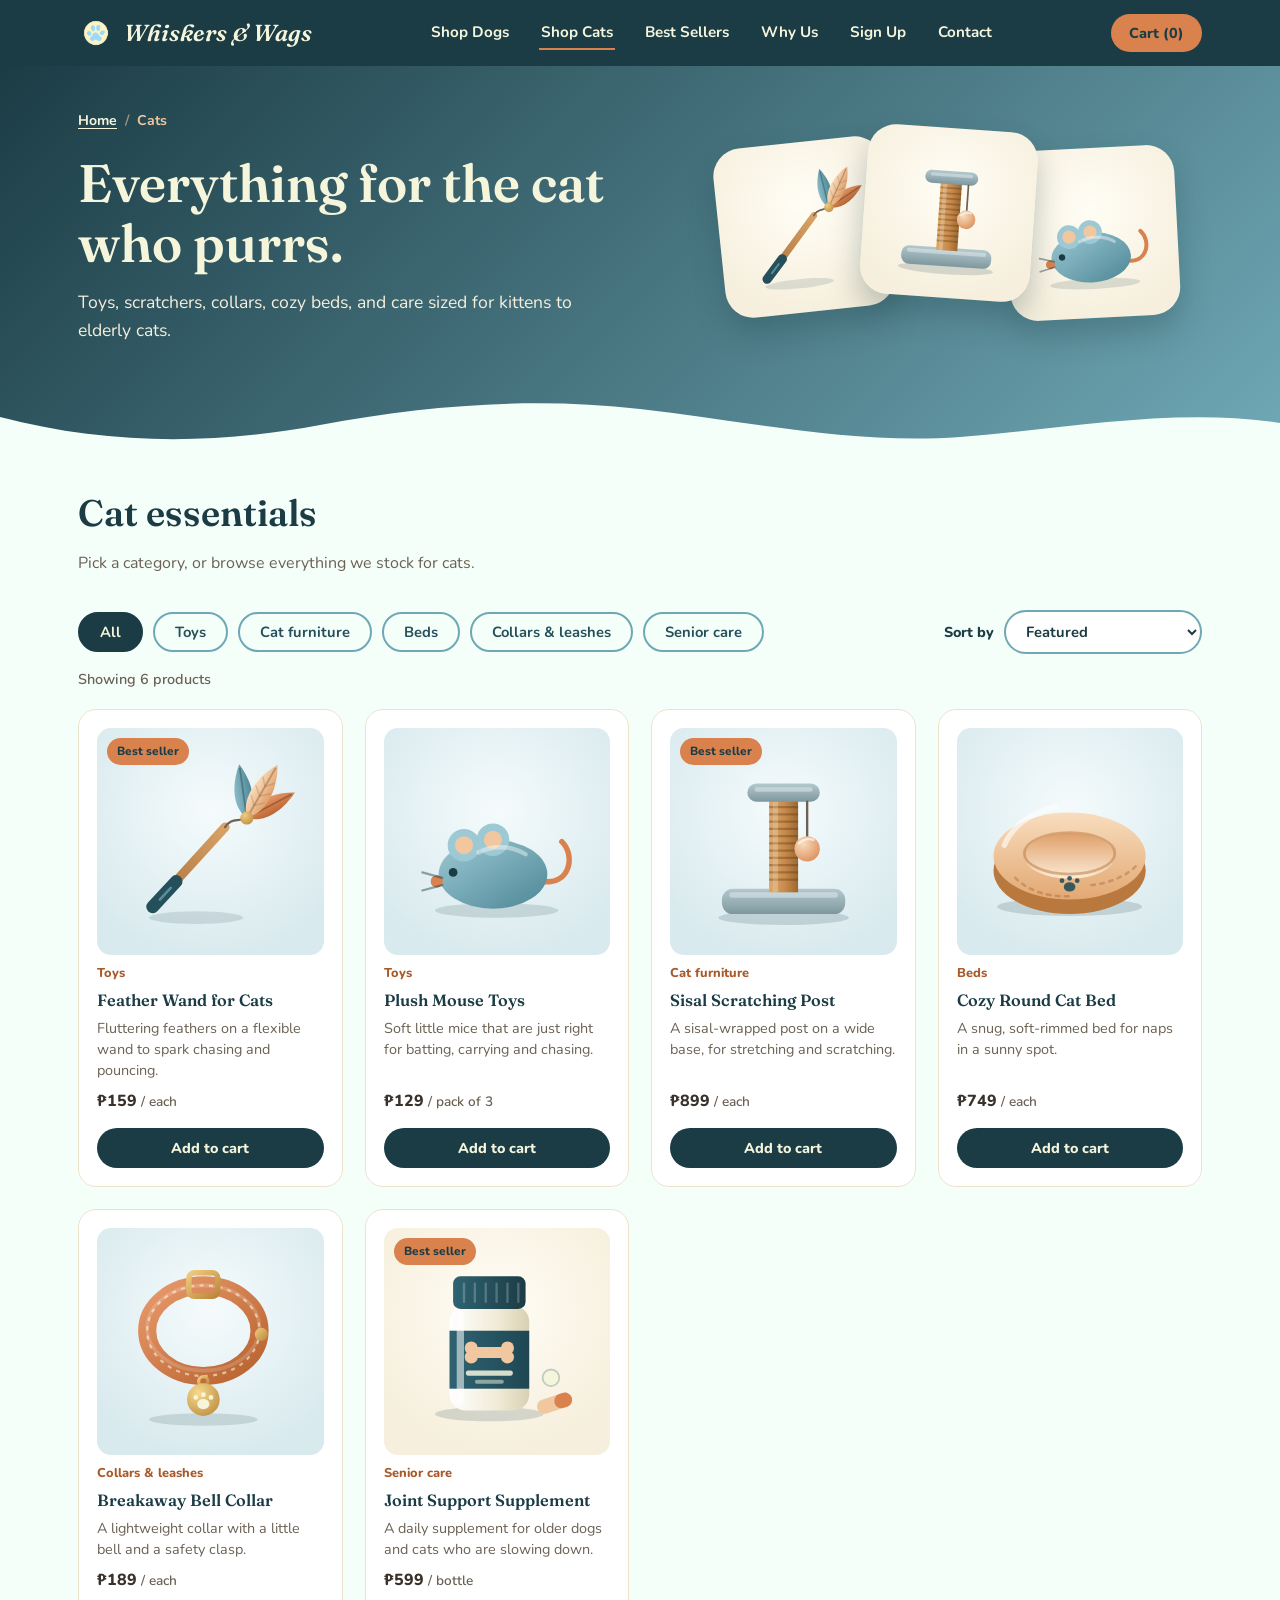
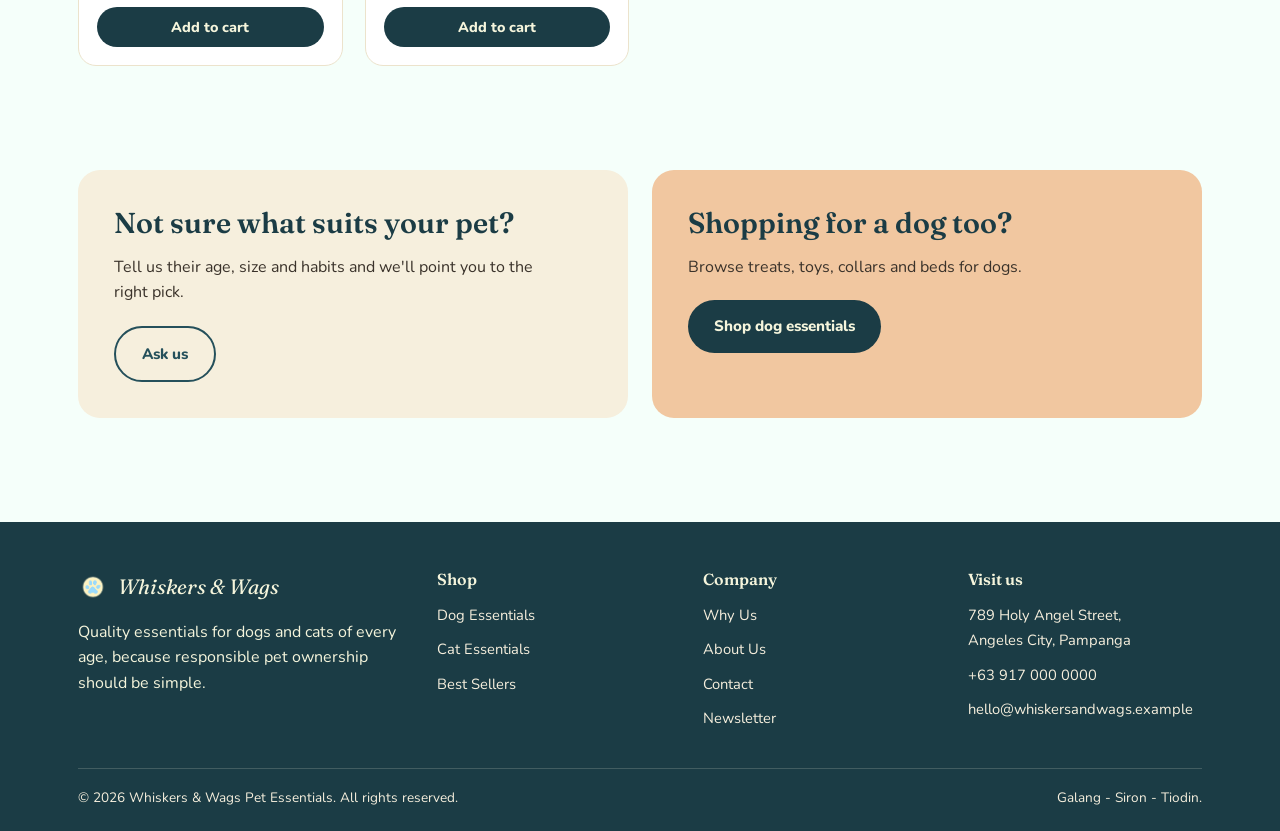
<file: cats.html>
<!DOCTYPE html>
<html lang="en">

<head>
    <meta charset="UTF-8">
    <meta name="viewport" content="width=device-width, initial-scale=1.0">
    <title>Cat Essentials | Whiskers &amp; Wags</title>
    <meta name="description" content="Toys, scratchers, collars, cozy beds and care for cats, from kittens to seniors.">
    <link rel="icon" type="image/png" href="favicon.png">
    <link rel="preconnect" href="https://fonts.googleapis.com">
    <link rel="preconnect" href="https://fonts.gstatic.com" crossorigin>
    <link href="https://fonts.googleapis.com/css2?family=Fraunces:ital,wght@0,500;0,600;1,500&family=Nunito:wght@400;600;700;800&display=swap" rel="stylesheet">
    <link rel="stylesheet" href="style.css">
</head>

<body>

    <a class="skip" href="#main">Skip to content</a>

    <header>
        <div class="nav">

            <a href="index.html" class="logo" aria-label="Whiskers and Wags home">
                <img src="favicon.png" alt="">
                Whiskers &amp; Wags
            </a>

            <nav aria-label="Primary">
                <ul id="primaryNav">
                    <li><a href="dogs.html">Shop Dogs</a></li>
                    <li><a href="cats.html" aria-current="page">Shop Cats</a></li>
                    <li><a href="best-sellers.html">Best Sellers</a></li>
                    <li><a href="why-us.html">Why Us</a></li>
                    <li><a href="signup.html">Sign Up</a></li>
                    <li><a href="contact.html">Contact</a></li>
                </ul>
            </nav>

            <div class="nav-actions">
                <button type="button" class="cart-btn" id="cartBtn" aria-haspopup="dialog" aria-label="Cart, 0 items">Cart (0)</button>
                <button type="button" class="menu-toggle" id="menuToggle" aria-expanded="false" aria-controls="primaryNav" aria-label="Toggle navigation menu">&#9776;</button>
            </div>

        </div>
    </header>


    <main id="main">

        <section class="page-hero ph-cats" aria-labelledby="ph-title">
            <div class="wrap ph-grid">
                <div class="ph-copy">
                    <nav class="crumbs" aria-label="Breadcrumb">
                        <ol>
                            <li><a href="index.html">Home</a></li>
                            <li aria-current="page">Cats</li>
                        </ol>
                    </nav>
                    <h1 id="ph-title">Everything for the cat who purrs.</h1>
                    <p class="ph-lead">Toys, scratchers, collars, cozy beds, and care sized for kittens to elderly cats.</p>
                </div>
                <div class="hero-art" aria-hidden="true"><div class="art-tile"><svg aria-hidden="true"
                                viewBox="0 0 100 100"
                               
                               
                            >
<defs>
<linearGradient id="p6s" x1="0" y1="1" x2="1" y2="0"><stop offset="0" stop-color="#A9703A"/><stop offset="1" stop-color="#D9A266"/></linearGradient>
<linearGradient id="p6a" x1="0" x2="1"><stop offset="0" stop-color="#8BBCC8"/><stop offset="1" stop-color="#4E8796"/></linearGradient>
<linearGradient id="p6b" x1="0" x2="1"><stop offset="0" stop-color="#F8DDBE"/><stop offset="1" stop-color="#E0A06A"/></linearGradient>
<linearGradient id="p6c" x1="0" x2="1"><stop offset="0" stop-color="#E8996A"/><stop offset="1" stop-color="#BA6633"/></linearGradient>
<radialGradient id="p6g" cx=".35" cy=".3" r=".9"><stop offset="0" stop-color="#F0CB7E"/><stop offset="1" stop-color="#B9873A"/></radialGradient>
</defs>
<ellipse cx="42" cy="92" rx="26" ry="3.5" fill="#1B3C45" opacity=".13"/>
<path d="M18 86L58 42" stroke="url(#p6s)" stroke-width="5" stroke-linecap="round"/>
<path d="M18 86L31 72" stroke="#25505B" stroke-width="7" stroke-linecap="round"/>
<path d="M22 82l6-6.5" stroke="#6FA8B5" stroke-width="1.4" stroke-linecap="round" opacity=".7"/>
<path d="M58 42C62 36 66 40 70 36" fill="none" stroke="#6b6154" stroke-width="1.2" stroke-linecap="round"/>
<g stroke-linejoin="round">
<g transform="translate(70 37) rotate(-8)"><path d="M0 0C-7-7-6-19 0-30 6-19 7-7 0 0Z" fill="url(#p6a)"/><path d="M0 0V-28" stroke="#1B3C45" stroke-opacity=".4" stroke-width="1"/></g>
<g transform="translate(70 37) rotate(62)"><path d="M0 0C-7-7-6-19 0-30 6-19 7-7 0 0Z" fill="url(#p6c)"/><path d="M0 0V-28" stroke="#5A2C10" stroke-opacity=".4" stroke-width="1"/></g>
<g transform="translate(70 37) rotate(30)"><path d="M0 0C-8-8-7-22 0-34 7-22 8-8 0 0Z" fill="url(#p6b)"/><path d="M0 0V-32" stroke="#8C5A32" stroke-opacity=".45" stroke-width="1"/><path d="M0-8l-4-4M0-14l-4.5-4M0-20l-3.5-4M0-8l4-4M0-14l4.5-4M0-20l3.5-4" stroke="#8C5A32" stroke-opacity=".25" stroke-width=".8" stroke-linecap="round"/></g>
</g>
<circle cx="70" cy="37" r="3.6" fill="url(#p6g)"/>

                            </svg></div><div class="art-tile"><svg aria-hidden="true"
                                viewBox="0 0 100 100"
                               
                               
                            >
<defs>
<linearGradient id="p8s" x1="0" x2="1"><stop offset="0" stop-color="#DDA868"/><stop offset=".55" stop-color="#C98A4B"/><stop offset="1" stop-color="#9B6730"/></linearGradient>
<linearGradient id="p8p" x1="0" y1="0" x2="0" y2="1"><stop offset="0" stop-color="#B3C9CE"/><stop offset="1" stop-color="#7E979E"/></linearGradient>
<radialGradient id="p8k" cx=".35" cy=".3" r=".9"><stop offset="0" stop-color="#F8DDBE"/><stop offset="1" stop-color="#D9824E"/></radialGradient>
</defs>
<ellipse cx="50" cy="92" rx="36" ry="4" fill="#1B3C45" opacity=".16"/>
<rect x="16" y="76" width="68" height="14" rx="6" fill="url(#p8p)"/>
<rect x="20" y="78" width="60" height="3" rx="1.5" fill="#fff" opacity=".35"/>
<rect x="42" y="26" width="16" height="52" fill="url(#p8s)"/>
<g stroke="#5A3A1A" stroke-opacity=".38" stroke-width="1.3">
<path d="M42 31h16M42 35h16M42 39h16M42 43h16M42 47h16M42 51h16M42 55h16M42 59h16M42 63h16M42 67h16M42 71h16"/>
</g>
<rect x="44" y="26" width="3" height="52" fill="#fff" opacity=".22"/>
<rect x="30" y="18" width="40" height="10" rx="5" fill="url(#p8p)"/>
<rect x="34" y="20" width="32" height="2.5" rx="1.25" fill="#fff" opacity=".35"/>
<path d="M63 28v20" stroke="#6b6154" stroke-width="1.3" stroke-linecap="round"/>
<circle cx="63" cy="54" r="7" fill="url(#p8k)"/>
<path d="M58.5 51c2-2 5-3 8-2" fill="none" stroke="#fff" stroke-opacity=".6" stroke-width="1.4" stroke-linecap="round"/>

                            </svg></div><div class="art-tile"><svg aria-hidden="true" viewBox="0 0 100 100">
<defs><linearGradient id="n2g" x1="0" y1="0" x2="1" y2="1"><stop offset="0" stop-color="#9CC9D4"/><stop offset="1" stop-color="#4E8796"/></linearGradient></defs>
<ellipse cx="50" cy="88" rx="34" ry="4" fill="#1B3C45" opacity=".14"/>
<path d="M76 72c14 2 18-14 10-22" fill="none" stroke="#D9824E" stroke-width="3" stroke-linecap="round"/>
<ellipse cx="48" cy="68" rx="30" ry="19" fill="url(#n2g)"/>
<circle cx="32" cy="52" r="9" fill="#9CC9D4"/><circle cx="32" cy="52" r="5" fill="#F1C7A0"/>
<circle cx="48" cy="49" r="9" fill="#9CC9D4"/><circle cx="48" cy="49" r="5" fill="#F1C7A0"/>
<circle cx="26" cy="67" r="2.4" fill="#1B3C45"/>
<circle cx="17" cy="72" r="3.4" fill="#D9824E"/>
<g stroke="#1B3C45" stroke-opacity=".45" stroke-width="1.2" stroke-linecap="round"><path d="M20 70l-11-3M20 74l-11 3"/></g>
<path d="M40 56c8-4 18-4 26 1" fill="none" stroke="#fff" stroke-opacity=".4" stroke-width="2.4" stroke-linecap="round"/>
</svg></div></div>
            </div>
            <svg class="wave" viewBox="0 0 1440 48" preserveAspectRatio="none" aria-hidden="true"><path d="M0 24c120 28 240 28 360 8s240-28 360-16 240 36 360 28 240-30 360-14V48H0Z" fill="mintcream"/></svg>
        </section>

        <section class="block shop" aria-labelledby="shop-heading">
            <div class="wrap">

                <div class="section-head">
                    <h2 id="shop-heading">Cat essentials</h2>
                    <p>Pick a category, or browse everything we stock for cats.</p>
                </div>

                <div class="toolbar">
                    <div class="filters" role="group" aria-label="Filter products">
                        <button type="button" class="chip" data-by="tag" data-value="all" aria-pressed="true">All</button>
                        <button type="button" class="chip" data-by="tag" data-value="toys" aria-pressed="false">Toys</button>
                        <button type="button" class="chip" data-by="tag" data-value="cat-furniture" aria-pressed="false">Cat furniture</button>
                        <button type="button" class="chip" data-by="tag" data-value="beds" aria-pressed="false">Beds</button>
                        <button type="button" class="chip" data-by="tag" data-value="collars-leashes" aria-pressed="false">Collars & leashes</button>
                        <button type="button" class="chip" data-by="tag" data-value="senior-care" aria-pressed="false">Senior care</button>
                    </div>
                    <div class="sort">
                        <label for="sortSel">Sort by</label>
                        <select id="sortSel">
                            <option value="featured">Featured</option>
                            <option value="low">Price: low to high</option>
                            <option value="high">Price: high to low</option>
                        </select>
                    </div>
                </div>

                <p class="result-count" id="resultCount" aria-live="polite"></p>

                <div class="prod-grid" id="prodGrid">
                    <article class="prod-card" data-id="wand" data-pet="cat" data-tag="toys" data-price="159" data-order="0">
                        <div class="prod-thumb">
                            <svg aria-hidden="true"
                                viewBox="0 0 100 100"
                               
                               
                            >
<defs>
<linearGradient id="p6s" x1="0" y1="1" x2="1" y2="0"><stop offset="0" stop-color="#A9703A"/><stop offset="1" stop-color="#D9A266"/></linearGradient>
<linearGradient id="p6a" x1="0" x2="1"><stop offset="0" stop-color="#8BBCC8"/><stop offset="1" stop-color="#4E8796"/></linearGradient>
<linearGradient id="p6b" x1="0" x2="1"><stop offset="0" stop-color="#F8DDBE"/><stop offset="1" stop-color="#E0A06A"/></linearGradient>
<linearGradient id="p6c" x1="0" x2="1"><stop offset="0" stop-color="#E8996A"/><stop offset="1" stop-color="#BA6633"/></linearGradient>
<radialGradient id="p6g" cx=".35" cy=".3" r=".9"><stop offset="0" stop-color="#F0CB7E"/><stop offset="1" stop-color="#B9873A"/></radialGradient>
</defs>
<ellipse cx="42" cy="92" rx="26" ry="3.5" fill="#1B3C45" opacity=".13"/>
<path d="M18 86L58 42" stroke="url(#p6s)" stroke-width="5" stroke-linecap="round"/>
<path d="M18 86L31 72" stroke="#25505B" stroke-width="7" stroke-linecap="round"/>
<path d="M22 82l6-6.5" stroke="#6FA8B5" stroke-width="1.4" stroke-linecap="round" opacity=".7"/>
<path d="M58 42C62 36 66 40 70 36" fill="none" stroke="#6b6154" stroke-width="1.2" stroke-linecap="round"/>
<g stroke-linejoin="round">
<g transform="translate(70 37) rotate(-8)"><path d="M0 0C-7-7-6-19 0-30 6-19 7-7 0 0Z" fill="url(#p6a)"/><path d="M0 0V-28" stroke="#1B3C45" stroke-opacity=".4" stroke-width="1"/></g>
<g transform="translate(70 37) rotate(62)"><path d="M0 0C-7-7-6-19 0-30 6-19 7-7 0 0Z" fill="url(#p6c)"/><path d="M0 0V-28" stroke="#5A2C10" stroke-opacity=".4" stroke-width="1"/></g>
<g transform="translate(70 37) rotate(30)"><path d="M0 0C-8-8-7-22 0-34 7-22 8-8 0 0Z" fill="url(#p6b)"/><path d="M0 0V-32" stroke="#8C5A32" stroke-opacity=".45" stroke-width="1"/><path d="M0-8l-4-4M0-14l-4.5-4M0-20l-3.5-4M0-8l4-4M0-14l4.5-4M0-20l3.5-4" stroke="#8C5A32" stroke-opacity=".25" stroke-width=".8" stroke-linecap="round"/></g>
</g>
<circle cx="70" cy="37" r="3.6" fill="url(#p6g)"/>

                            </svg>
                            <span class="badge">Best seller</span>
                        </div>
                        <span class="tag">Toys</span>
                        <h3><button type="button" class="prod-open" data-id="wand" aria-haspopup="dialog">Feather Wand for Cats</button></h3>
                        <p class="desc">Fluttering feathers on a flexible wand to spark chasing and pouncing.</p>
                        <p class="price">₱159 <span>/ each</span></p>
                        <button type="button" class="add" data-id="wand" aria-label="Add Feather Wand for Cats to cart">Add to cart</button>
                    </article>
                    <article class="prod-card" data-id="mouse" data-pet="cat" data-tag="toys" data-price="129" data-order="1">
                        <div class="prod-thumb">
                            <svg aria-hidden="true" viewBox="0 0 100 100">
<defs><linearGradient id="n2g" x1="0" y1="0" x2="1" y2="1"><stop offset="0" stop-color="#9CC9D4"/><stop offset="1" stop-color="#4E8796"/></linearGradient></defs>
<ellipse cx="50" cy="88" rx="34" ry="4" fill="#1B3C45" opacity=".14"/>
<path d="M76 72c14 2 18-14 10-22" fill="none" stroke="#D9824E" stroke-width="3" stroke-linecap="round"/>
<ellipse cx="48" cy="68" rx="30" ry="19" fill="url(#n2g)"/>
<circle cx="32" cy="52" r="9" fill="#9CC9D4"/><circle cx="32" cy="52" r="5" fill="#F1C7A0"/>
<circle cx="48" cy="49" r="9" fill="#9CC9D4"/><circle cx="48" cy="49" r="5" fill="#F1C7A0"/>
<circle cx="26" cy="67" r="2.4" fill="#1B3C45"/>
<circle cx="17" cy="72" r="3.4" fill="#D9824E"/>
<g stroke="#1B3C45" stroke-opacity=".45" stroke-width="1.2" stroke-linecap="round"><path d="M20 70l-11-3M20 74l-11 3"/></g>
<path d="M40 56c8-4 18-4 26 1" fill="none" stroke="#fff" stroke-opacity=".4" stroke-width="2.4" stroke-linecap="round"/>
</svg>
                            
                        </div>
                        <span class="tag">Toys</span>
                        <h3><button type="button" class="prod-open" data-id="mouse" aria-haspopup="dialog">Plush Mouse Toys</button></h3>
                        <p class="desc">Soft little mice that are just right for batting, carrying and chasing.</p>
                        <p class="price">₱129 <span>/ pack of 3</span></p>
                        <button type="button" class="add" data-id="mouse" aria-label="Add Plush Mouse Toys to cart">Add to cart</button>
                    </article>
                    <article class="prod-card" data-id="scratcher" data-pet="cat" data-tag="cat-furniture" data-price="899" data-order="2">
                        <div class="prod-thumb">
                            <svg aria-hidden="true"
                                viewBox="0 0 100 100"
                               
                               
                            >
<defs>
<linearGradient id="p8s" x1="0" x2="1"><stop offset="0" stop-color="#DDA868"/><stop offset=".55" stop-color="#C98A4B"/><stop offset="1" stop-color="#9B6730"/></linearGradient>
<linearGradient id="p8p" x1="0" y1="0" x2="0" y2="1"><stop offset="0" stop-color="#B3C9CE"/><stop offset="1" stop-color="#7E979E"/></linearGradient>
<radialGradient id="p8k" cx=".35" cy=".3" r=".9"><stop offset="0" stop-color="#F8DDBE"/><stop offset="1" stop-color="#D9824E"/></radialGradient>
</defs>
<ellipse cx="50" cy="92" rx="36" ry="4" fill="#1B3C45" opacity=".16"/>
<rect x="16" y="76" width="68" height="14" rx="6" fill="url(#p8p)"/>
<rect x="20" y="78" width="60" height="3" rx="1.5" fill="#fff" opacity=".35"/>
<rect x="42" y="26" width="16" height="52" fill="url(#p8s)"/>
<g stroke="#5A3A1A" stroke-opacity=".38" stroke-width="1.3">
<path d="M42 31h16M42 35h16M42 39h16M42 43h16M42 47h16M42 51h16M42 55h16M42 59h16M42 63h16M42 67h16M42 71h16"/>
</g>
<rect x="44" y="26" width="3" height="52" fill="#fff" opacity=".22"/>
<rect x="30" y="18" width="40" height="10" rx="5" fill="url(#p8p)"/>
<rect x="34" y="20" width="32" height="2.5" rx="1.25" fill="#fff" opacity=".35"/>
<path d="M63 28v20" stroke="#6b6154" stroke-width="1.3" stroke-linecap="round"/>
<circle cx="63" cy="54" r="7" fill="url(#p8k)"/>
<path d="M58.5 51c2-2 5-3 8-2" fill="none" stroke="#fff" stroke-opacity=".6" stroke-width="1.4" stroke-linecap="round"/>

                            </svg>
                            <span class="badge">Best seller</span>
                        </div>
                        <span class="tag">Cat furniture</span>
                        <h3><button type="button" class="prod-open" data-id="scratcher" aria-haspopup="dialog">Sisal Scratching Post</button></h3>
                        <p class="desc">A sisal-wrapped post on a wide base, for stretching and scratching.</p>
                        <p class="price">₱899 <span>/ each</span></p>
                        <button type="button" class="add" data-id="scratcher" aria-label="Add Sisal Scratching Post to cart">Add to cart</button>
                    </article>
                    <article class="prod-card" data-id="catbed" data-pet="cat" data-tag="beds" data-price="749" data-order="3">
                        <div class="prod-thumb">
                            <svg aria-hidden="true"
                                viewBox="0 0 100 100"
                               
                               
                            >
<defs>
<linearGradient id="n3r" x1="0" y1="0" x2="0" y2="1"><stop offset="0" stop-color="#F8DDBE"/><stop offset="1" stop-color="#E3A872"/></linearGradient>
<linearGradient id="n3i" x1="0" y1="0" x2="0" y2="1"><stop offset="0" stop-color="#E0A06A"/><stop offset="1" stop-color="#FBEBD6"/></linearGradient>
</defs>
<ellipse cx="50" cy="86" rx="40" ry="5" fill="#1B3C45" opacity=".16"/>
<ellipse cx="50" cy="66" rx="42" ry="24" fill="#B9783E"/>
<ellipse cx="50" cy="58" rx="42" ry="24" fill="url(#n3r)"/>
<ellipse cx="50" cy="58" rx="25" ry="12.5" fill="url(#n3i)"/>
<ellipse cx="50" cy="56.5" rx="25" ry="11.5" fill="none" stroke="#B9783E" stroke-opacity=".5" stroke-width="1.5"/>
<g fill="none" stroke="#fff" stroke-linecap="round">
<path d="M14 52c4-10 14-18 28-21" stroke-opacity=".6" stroke-width="3"/>
<path d="M20 70c8 8 20 11 32 10" stroke="#8C5A32" stroke-opacity=".35" stroke-width="1.4" stroke-dasharray="2 3"/>
<path d="M62 74c10-1 20-5 26-12" stroke="#8C5A32" stroke-opacity=".35" stroke-width="1.4" stroke-dasharray="2 3"/>
</g>
<g fill="#25505B" opacity=".9">
<ellipse cx="50" cy="75" rx="3.2" ry="2.6"/>
<circle cx="45.8" cy="71.6" r="1.3"/><circle cx="50" cy="70.3" r="1.3"/><circle cx="54.2" cy="71.6" r="1.3"/>
</g>

                            </svg>
                            
                        </div>
                        <span class="tag">Beds</span>
                        <h3><button type="button" class="prod-open" data-id="catbed" aria-haspopup="dialog">Cozy Round Cat Bed</button></h3>
                        <p class="desc">A snug, soft-rimmed bed for naps in a sunny spot.</p>
                        <p class="price">₱749 <span>/ each</span></p>
                        <button type="button" class="add" data-id="catbed" aria-label="Add Cozy Round Cat Bed to cart">Add to cart</button>
                    </article>
                    <article class="prod-card" data-id="catcollar" data-pet="cat" data-tag="collars-leashes" data-price="189" data-order="4">
                        <div class="prod-thumb">
                            <svg aria-hidden="true"
                                viewBox="0 0 100 100"
                               
                               
                            >
<defs>
<linearGradient id="n4c" x1="0" y1="0" x2="1" y2="1"><stop offset="0" stop-color="#E8996A"/><stop offset="1" stop-color="#B8622F"/></linearGradient>
<linearGradient id="n4b" x1="0" y1="0" x2="1" y2="1"><stop offset="0" stop-color="#F0CB7E"/><stop offset="1" stop-color="#B9873A"/></linearGradient>
<radialGradient id="n4t" cx=".35" cy=".3" r=".9"><stop offset="0" stop-color="#F6DB8E"/><stop offset="1" stop-color="#B9873A"/></radialGradient>
</defs>
<ellipse cx="46" cy="93" rx="30" ry="3.5" fill="#1B3C45" opacity=".14"/>
<ellipse cx="46" cy="44" rx="31" ry="25" fill="none" stroke="url(#n4c)" stroke-width="10"/>
<ellipse cx="46" cy="44" rx="31" ry="25" fill="none" stroke="#F5F5DC" stroke-opacity=".6" stroke-width="1.2" stroke-dasharray="2.2 3" transform="translate(0 0) scale(1)"/>
<ellipse cx="46" cy="42.5" rx="31" ry="23.5" fill="none" stroke="#fff" stroke-opacity=".16" stroke-width="2"/>
<rect x="38" y="12" width="16" height="13" rx="3" fill="none" stroke="url(#n4b)" stroke-width="3"/>
<path d="M46 14v9" stroke="url(#n4b)" stroke-width="2.4" stroke-linecap="round"/>
<circle cx="78" cy="46" r="3.6" fill="url(#n4b)"/>
<circle cx="46" cy="72" r="2.6" fill="none" stroke="url(#n4b)" stroke-width="1.8"/>
<circle cx="46" cy="82" r="9" fill="url(#n4t)"/>
<g fill="#F5F5DC">
<ellipse cx="46" cy="84.5" rx="3.4" ry="2.8"/>
<circle cx="41.8" cy="80.8" r="1.3"/><circle cx="46" cy="79.3" r="1.3"/><circle cx="50.2" cy="80.8" r="1.3"/>
</g>

                            </svg>
                            
                        </div>
                        <span class="tag">Collars &amp; leashes</span>
                        <h3><button type="button" class="prod-open" data-id="catcollar" aria-haspopup="dialog">Breakaway Bell Collar</button></h3>
                        <p class="desc">A lightweight collar with a little bell and a safety clasp.</p>
                        <p class="price">₱189 <span>/ each</span></p>
                        <button type="button" class="add" data-id="catcollar" aria-label="Add Breakaway Bell Collar to cart">Add to cart</button>
                    </article>
                    <article class="prod-card" data-id="joint" data-pet="all" data-tag="senior-care" data-price="599" data-order="5">
                        <div class="prod-thumb">
                            <svg aria-hidden="true"
                                viewBox="0 0 100 100"
                               
                               
                            >
<defs>
<linearGradient id="p7b" x1="0" x2="1"><stop offset="0" stop-color="#FFFFFF"/><stop offset=".6" stop-color="#F1EBD6"/><stop offset="1" stop-color="#D9D0B3"/></linearGradient>
<linearGradient id="p7c" x1="0" x2="1"><stop offset="0" stop-color="#2F6372"/><stop offset="1" stop-color="#1B3C45"/></linearGradient>
<linearGradient id="p7l" x1="0" x2="1"><stop offset="0" stop-color="#2F6372"/><stop offset="1" stop-color="#1F4753"/></linearGradient>
</defs>
<ellipse cx="46" cy="90" rx="30" ry="4" fill="#1B3C45" opacity=".16"/>
<rect x="24" y="30" width="44" height="58" rx="9" fill="url(#p7b)"/>
<rect x="26" y="14" width="40" height="18" rx="4" fill="url(#p7c)"/>
<g stroke="#fff" stroke-opacity=".22" stroke-width="1.3" stroke-linecap="round"><path d="M32 18v10M38 18v10M44 18v10M50 18v10M56 18v10M62 18v10"/></g>
<rect x="24" y="44" width="44" height="32" fill="url(#p7l)"/>
<g fill="#F1C7A0">
<rect x="36" y="53" width="20" height="6" rx="3"/>
<circle cx="36" cy="53.5" r="3.6"/><circle cx="36" cy="58.5" r="3.6"/>
<circle cx="56" cy="53.5" r="3.6"/><circle cx="56" cy="58.5" r="3.6"/>
</g>
<rect x="33" y="66" width="26" height="2.8" rx="1.4" fill="#F5F5DC" opacity=".85"/>
<rect x="38" y="71" width="16" height="2.2" rx="1.1" fill="#F5F5DC" opacity=".5"/>
<rect x="28" y="33" width="4" height="52" rx="2" fill="#fff" opacity=".55"/>
<g transform="rotate(-18 82 84)"><rect x="72" y="80" width="20" height="8" rx="4" fill="#F1C7A0"/><rect x="82" y="80" width="10" height="8" rx="4" fill="#D9824E"/></g>
<circle cx="80" cy="70" r="4.6" fill="#F5F5DC" stroke="#25505B" stroke-opacity=".25"/>

                            </svg>
                            <span class="badge">Best seller</span>
                        </div>
                        <span class="tag">Senior care</span>
                        <h3><button type="button" class="prod-open" data-id="joint" aria-haspopup="dialog">Joint Support Supplement</button></h3>
                        <p class="desc">A daily supplement for older dogs and cats who are slowing down.</p>
                        <p class="price">₱599 <span>/ bottle</span></p>
                        <button type="button" class="add" data-id="joint" aria-label="Add Joint Support Supplement to cart">Add to cart</button>
                    </article>
                </div>

                <p class="empty" id="emptyMsg" hidden>Nothing here yet. Try another filter.</p>

            </div>
        </section>

        <section class="block" aria-label="Keep browsing">
            <div class="wrap">
                <div class="cta-grid">
                    <div class="cta-card cta-sand">
                        <h2>Not sure what suits your pet?</h2>
                        <p>Tell us their age, size and habits and we'll point you to the right pick.</p>
                        <a class="btn btn-ghost" href="contact.html">Ask us</a>
                    </div>
                    <div class="cta-card cta-clay">
                        <h2>Shopping for a dog too?</h2>
                        <p>Browse treats, toys, collars and beds for dogs.</p>
                        <a class="btn btn-dark" href="dogs.html">Shop dog essentials</a>
                    </div>
                </div>
            </div>
        </section>

    </main>

    <footer>
        <div class="wrap">

            <div class="foot-grid">

                <div>
                    <div class="foot-logo">
                        <img src="favicon.png" alt="">
                        Whiskers &amp; Wags
                    </div>
                    <p>Quality essentials for dogs and cats of every age, because responsible pet ownership should be simple.</p>
                </div>

                <div>
                    <h3>Shop</h3>
                    <ul>
                        <li><a href="dogs.html">Dog Essentials</a></li>
                        <li><a href="cats.html">Cat Essentials</a></li>
                        <li><a href="best-sellers.html">Best Sellers</a></li>
                    </ul>
                </div>

                <div>
                    <h3>Company</h3>
                    <ul>
                        <li><a href="why-us.html">Why Us</a></li>
                        <li><a href="contact.html#about">About Us</a></li>
                        <li><a href="contact.html">Contact</a></li>
                        <li><a href="signup.html">Newsletter</a></li>
                    </ul>
                </div>

                <div>
                    <h3>Visit us</h3>
                    <ul>
                        <li><span>789 Holy Angel Street,<br>Angeles City, Pampanga</span></li>
                        <li><a href="tel:+639170000000">+63 917 000 0000</a></li>
                        <li><a href="mailto:hello@whiskersandwags.example">hello@whiskersandwags.example</a></li>
                    </ul>
                </div>

            </div>

            <div class="foot-bottom">
                <span>&copy; 2026 Whiskers &amp; Wags Pet Essentials. All rights reserved.</span>
                <span>Galang - Siron - Tiodin.</span>
            </div>

        </div>
    </footer>
    <!-- PRODUCT DETAILS -->
    <dialog class="modal" id="prodDialog" aria-labelledby="pd-title">
        <div class="modal-body">
            <button type="button" class="modal-close" id="pdClose" aria-label="Close product details">&times;</button>

            <div class="pd-media" id="pdMedia"></div>

            <div class="pd-info">
                <span class="tag" id="pdTag"></span>
                <h2 id="pd-title"></h2>
                <p class="pd-for" id="pdFor"></p>
                <p class="pd-desc" id="pdDesc"></p>
                <ul class="pd-points" id="pdPoints"></ul>

                <p class="price pd-price" id="pdPrice"></p>

                <div class="pd-buy">
                    <div class="qty" role="group" aria-label="Quantity">
                        <button type="button" id="pdMinus" aria-label="Decrease quantity">&minus;</button>
                        <output id="pdQty" aria-live="polite">1</output>
                        <button type="button" id="pdPlus" aria-label="Increase quantity">+</button>
                    </div>
                    <button type="button" class="btn btn-primary pd-add" id="pdAdd">Add to cart</button>
                </div>
            </div>
        </div>
    </dialog>

    <!-- CART -->
    <dialog class="drawer" id="cartDialog" aria-labelledby="cart-title">
        <div class="drawer-head">
            <h2 id="cart-title">Your cart</h2>
            <button type="button" class="modal-close" id="cartClose" aria-label="Close cart">&times;</button>
        </div>

        <div class="drawer-list" id="cartList"></div>

        <div class="drawer-foot" id="cartFoot">
            <p class="cart-total"><span>Total</span> <strong id="cartTotal">₱0</strong></p>
            <button type="button" class="btn btn-primary" id="checkoutBtn">Checkout</button>
            <p class="cart-note" id="cartNote" role="status"></p>
        </div>
    </dialog>

    <div class="toast" id="toast" role="status" aria-live="polite"></div>

    <script src="app.js"></script>

</body>

</html>
</file>
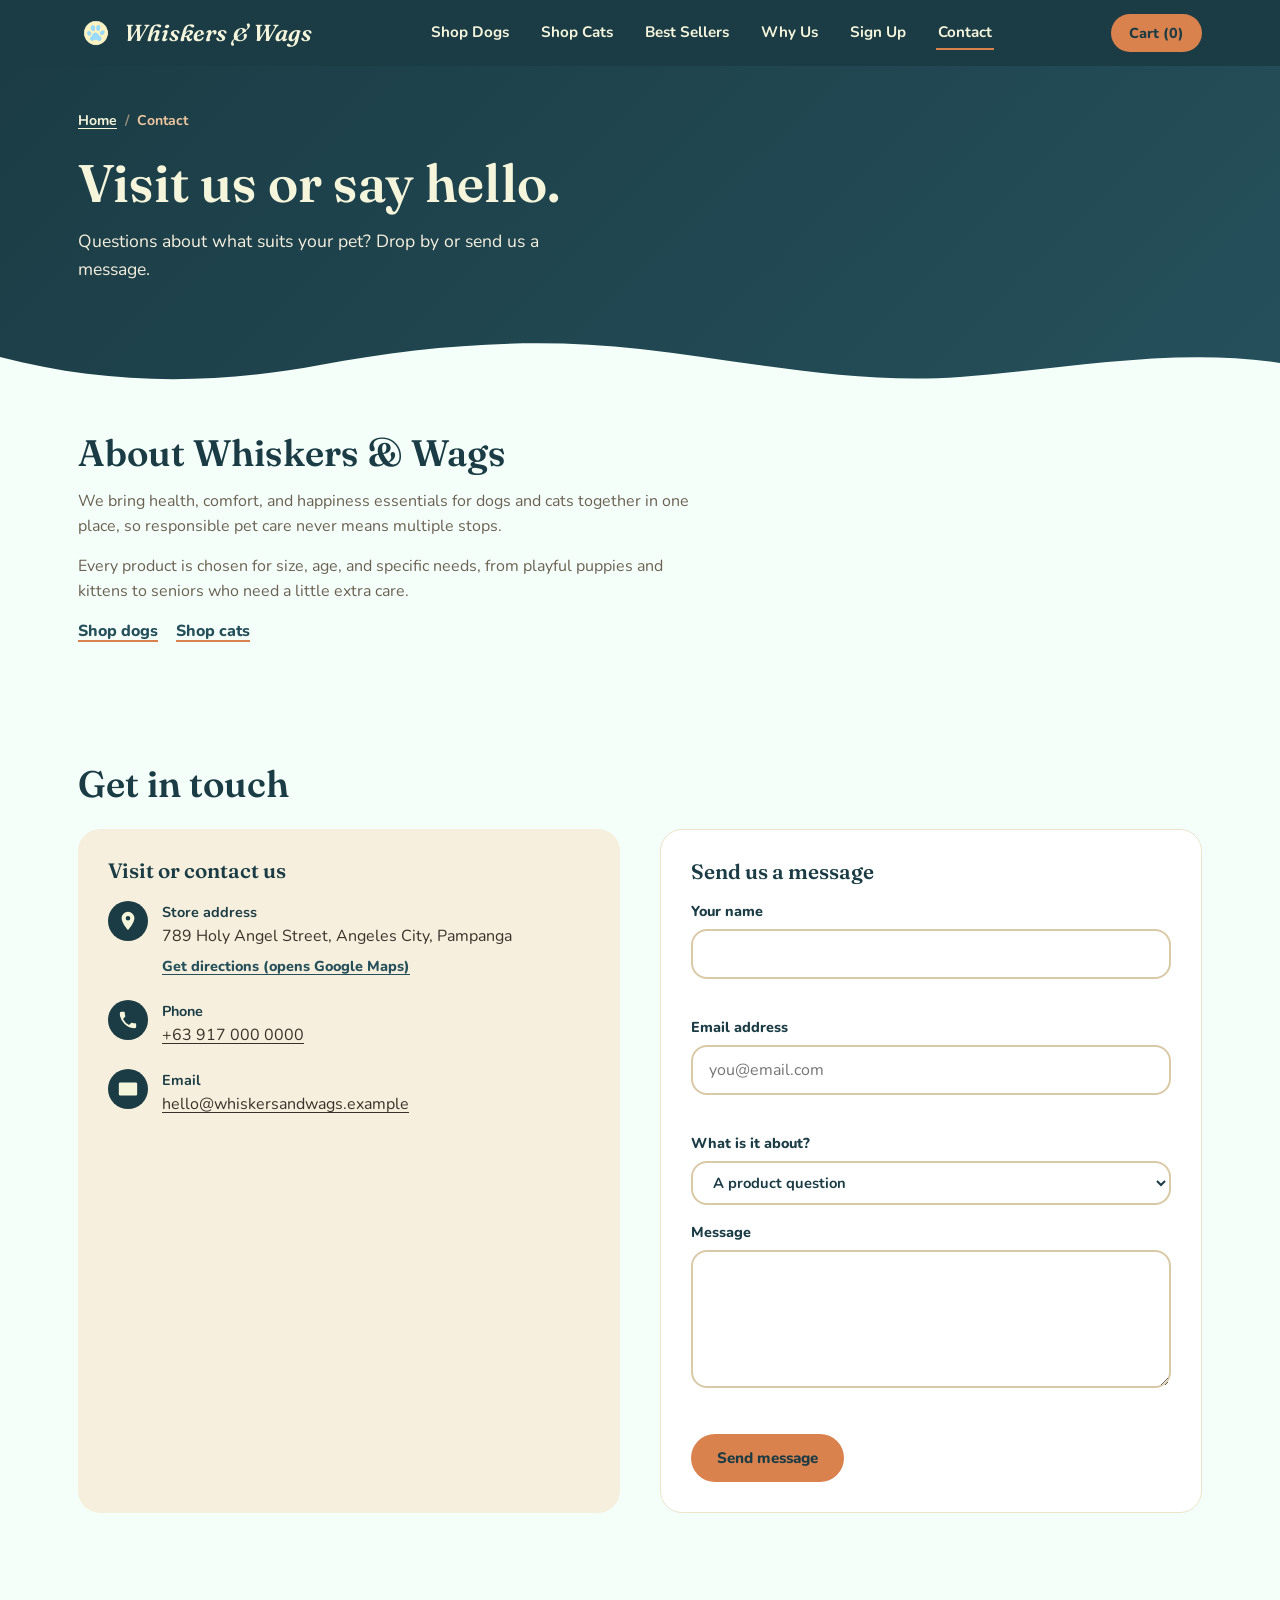
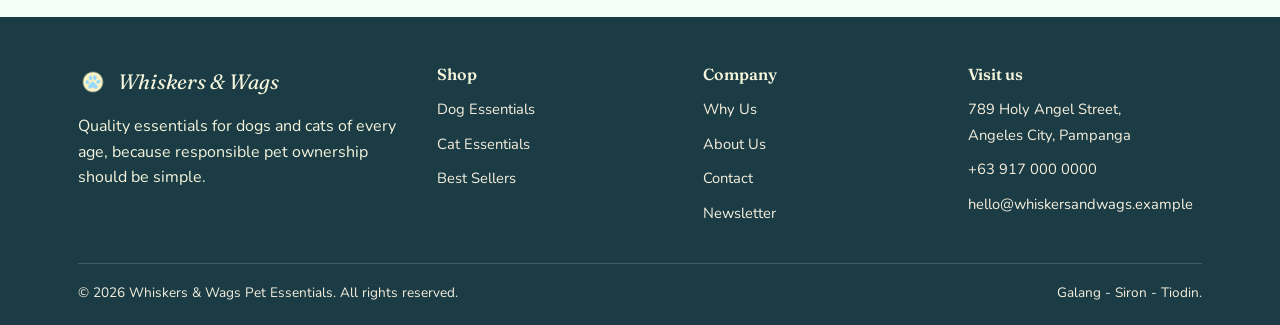
<file: contact.html>
<!DOCTYPE html>
<html lang="en">

<head>
    <meta charset="UTF-8">
    <meta name="viewport" content="width=device-width, initial-scale=1.0">
    <title>Contact &amp; About | Whiskers &amp; Wags</title>
    <meta name="description" content="Visit Whiskers &amp; Wags at 789 Holy Angel Street, Angeles City, Pampanga, or send us a message.">
    <link rel="icon" type="image/png" href="favicon.png">
    <link rel="preconnect" href="https://fonts.googleapis.com">
    <link rel="preconnect" href="https://fonts.gstatic.com" crossorigin>
    <link href="https://fonts.googleapis.com/css2?family=Fraunces:ital,wght@0,500;0,600;1,500&family=Nunito:wght@400;600;700;800&display=swap" rel="stylesheet">
    <link rel="stylesheet" href="style.css">
</head>

<body>

    <a class="skip" href="#main">Skip to content</a>

    <header>
        <div class="nav">

            <a href="index.html" class="logo" aria-label="Whiskers and Wags home">
                <img src="favicon.png" alt="">
                Whiskers &amp; Wags
            </a>

            <nav aria-label="Primary">
                <ul id="primaryNav">
                    <li><a href="dogs.html">Shop Dogs</a></li>
                    <li><a href="cats.html">Shop Cats</a></li>
                    <li><a href="best-sellers.html">Best Sellers</a></li>
                    <li><a href="why-us.html">Why Us</a></li>
                    <li><a href="signup.html">Sign Up</a></li>
                    <li><a href="contact.html" aria-current="page">Contact</a></li>
                </ul>
            </nav>

            <div class="nav-actions">
                <button type="button" class="cart-btn" id="cartBtn" aria-haspopup="dialog" aria-label="Cart, 0 items">Cart (0)</button>
                <button type="button" class="menu-toggle" id="menuToggle" aria-expanded="false" aria-controls="primaryNav" aria-label="Toggle navigation menu">&#9776;</button>
            </div>

        </div>
    </header>


    <main id="main">

        <section class="page-hero ph-teal" aria-labelledby="ph-title">
            <div class="wrap ph-grid">
                <div class="ph-copy">
                    <nav class="crumbs" aria-label="Breadcrumb">
                        <ol>
                            <li><a href="index.html">Home</a></li>
                            <li aria-current="page">Contact</li>
                        </ol>
                    </nav>
                    <h1 id="ph-title">Visit us or say hello.</h1>
                    <p class="ph-lead">Questions about what suits your pet? Drop by or send us a message.</p>
                </div>
                
            </div>
            <svg class="wave" viewBox="0 0 1440 48" preserveAspectRatio="none" aria-hidden="true"><path d="M0 24c120 28 240 28 360 8s240-28 360-16 240 36 360 28 240-30 360-14V48H0Z" fill="mintcream"/></svg>
        </section>

        <section class="block" id="about" aria-labelledby="about-heading">
            <div class="wrap">
                <div class="about-row">
                    <div class="about">
                        <h2 id="about-heading">About Whiskers &amp; Wags</h2>
                        <p>We bring health, comfort, and happiness essentials for dogs and cats together in one place, so responsible pet care never means multiple stops.</p>
                        <p>Every product is chosen for size, age, and specific needs, from playful puppies and kittens to seniors who need a little extra care.</p>
                        <p class="stage-links"><a href="dogs.html">Shop dogs</a><a href="cats.html">Shop cats</a></p>
                    </div>
                </div>
            </div>
        </section>

        <section class="block contact-block" id="contact" aria-labelledby="contact-heading">
            <div class="wrap">

                <div class="section-head">
                    <h2 id="contact-heading">Get in touch</h2>
                </div>

                <div class="about-contact">

                    <address class="contact-card">
                        <h3>Visit or contact us</h3>
                        <ul>
                            <li>
                                <svg viewBox="0 0 24 24" aria-hidden="true"><path d="M12 2a7 7 0 0 0-7 7c0 5 7 13 7 13s7-8 7-13a7 7 0 0 0-7-7Zm0 9.5A2.5 2.5 0 1 1 12 6.5a2.5 2.5 0 0 1 0 5Z"/></svg>
                                <div>
                                    <strong>Store address</strong>
                                    <span>789 Holy Angel Street, Angeles City, Pampanga</span>
                                    <a class="map-link" href="https://www.google.com/maps/search/?api=1&amp;query=789+Holy+Angel+Street+Angeles+City+Pampanga" target="_blank" rel="noopener">Get directions (opens Google Maps)</a>
                                </div>
                            </li>
                            <li>
                                <svg viewBox="0 0 24 24" aria-hidden="true"><path d="M6.6 10.8a15 15 0 0 0 6.6 6.6l2.2-2.2a1 1 0 0 1 1-.25 11 11 0 0 0 3.5.56 1 1 0 0 1 1 1V20a1 1 0 0 1-1 1A17 17 0 0 1 3 4a1 1 0 0 1 1-1h3.5a1 1 0 0 1 1 1c0 1.2.2 2.4.56 3.5a1 1 0 0 1-.25 1Z"/></svg>
                                <div><strong>Phone</strong><a href="tel:+639170000000">+63 917 000 0000</a></div>
                            </li>
                            <li>
                                <svg viewBox="0 0 24 24" aria-hidden="true"><path d="M3 5h18a1 1 0 0 1 1 1v12a1 1 0 0 1-1 1H3a1 1 0 0 1-1-1V6a1 1 0 0 1 1-1Zm9 7.2L4.5 7v.1L12 12.4 19.5 7.1V7L12 12.2Z"/></svg>
                                <div><strong>Email</strong><a href="mailto:hello@whiskersandwags.example">hello@whiskersandwags.example</a></div>
                            </li>
                        </ul>
                    </address>

                    <div class="cf-panel">

                        <form class="cf" id="contactForm" novalidate aria-label="Send us a message">
                            <h3>Send us a message</h3>

                            <div class="field">
                                <label for="cf-name">Your name</label>
                                <input id="cf-name" type="text" autocomplete="name" required aria-describedby="cf-name-err">
                                <p class="field-err" id="cf-name-err" role="alert"></p>
                            </div>

                            <div class="field">
                                <label for="cf-email">Email address</label>
                                <input id="cf-email" type="email" autocomplete="email" placeholder="you@email.com" required aria-describedby="cf-email-err">
                                <p class="field-err" id="cf-email-err" role="alert"></p>
                            </div>

                            <div class="field">
                                <label for="cf-topic">What is it about?</label>
                                <select id="cf-topic">
                                    <option>A product question</option>
                                    <option>Help choosing for my pet</option>
                                    <option>Something else</option>
                                </select>
                            </div>

                            <div class="field">
                                <label for="cf-message">Message</label>
                                <textarea id="cf-message" rows="5" required aria-describedby="cf-message-err"></textarea>
                                <p class="field-err" id="cf-message-err" role="alert"></p>
                            </div>

                            <button type="submit" class="btn btn-primary cf-send">Send message</button>
                        </form>

                        <div class="nl-success" id="cfSuccess" role="status" tabindex="-1" hidden>
                            <svg viewBox="0 0 40 40" aria-hidden="true"><circle cx="20" cy="20" r="18" fill="#25505B"/><path d="M11 20.5l6 6 12-13" stroke="#F5F5DC" stroke-width="4" fill="none" stroke-linecap="round" stroke-linejoin="round"/></svg>
                            <h3>Message sent</h3>
                            <p id="cfSuccessText"></p>
                        </div>

                    </div>

                </div>

            </div>
        </section>

    </main>

    <footer>
        <div class="wrap">

            <div class="foot-grid">

                <div>
                    <div class="foot-logo">
                        <img src="favicon.png" alt="">
                        Whiskers &amp; Wags
                    </div>
                    <p>Quality essentials for dogs and cats of every age, because responsible pet ownership should be simple.</p>
                </div>

                <div>
                    <h3>Shop</h3>
                    <ul>
                        <li><a href="dogs.html">Dog Essentials</a></li>
                        <li><a href="cats.html">Cat Essentials</a></li>
                        <li><a href="best-sellers.html">Best Sellers</a></li>
                    </ul>
                </div>

                <div>
                    <h3>Company</h3>
                    <ul>
                        <li><a href="why-us.html">Why Us</a></li>
                        <li><a href="contact.html#about">About Us</a></li>
                        <li><a href="contact.html">Contact</a></li>
                        <li><a href="signup.html">Newsletter</a></li>
                    </ul>
                </div>

                <div>
                    <h3>Visit us</h3>
                    <ul>
                        <li><span>789 Holy Angel Street,<br>Angeles City, Pampanga</span></li>
                        <li><a href="tel:+639170000000">+63 917 000 0000</a></li>
                        <li><a href="mailto:hello@whiskersandwags.example">hello@whiskersandwags.example</a></li>
                    </ul>
                </div>

            </div>

            <div class="foot-bottom">
                <span>&copy; 2026 Whiskers &amp; Wags Pet Essentials. All rights reserved.</span>
                <span>Galang - Siron - Tiodin.</span>
            </div>

        </div>
    </footer>
    <!-- PRODUCT DETAILS -->
    <dialog class="modal" id="prodDialog" aria-labelledby="pd-title">
        <div class="modal-body">
            <button type="button" class="modal-close" id="pdClose" aria-label="Close product details">&times;</button>

            <div class="pd-media" id="pdMedia"></div>

            <div class="pd-info">
                <span class="tag" id="pdTag"></span>
                <h2 id="pd-title"></h2>
                <p class="pd-for" id="pdFor"></p>
                <p class="pd-desc" id="pdDesc"></p>
                <ul class="pd-points" id="pdPoints"></ul>

                <p class="price pd-price" id="pdPrice"></p>

                <div class="pd-buy">
                    <div class="qty" role="group" aria-label="Quantity">
                        <button type="button" id="pdMinus" aria-label="Decrease quantity">&minus;</button>
                        <output id="pdQty" aria-live="polite">1</output>
                        <button type="button" id="pdPlus" aria-label="Increase quantity">+</button>
                    </div>
                    <button type="button" class="btn btn-primary pd-add" id="pdAdd">Add to cart</button>
                </div>
            </div>
        </div>
    </dialog>

    <!-- CART -->
    <dialog class="drawer" id="cartDialog" aria-labelledby="cart-title">
        <div class="drawer-head">
            <h2 id="cart-title">Your cart</h2>
            <button type="button" class="modal-close" id="cartClose" aria-label="Close cart">&times;</button>
        </div>

        <div class="drawer-list" id="cartList"></div>

        <div class="drawer-foot" id="cartFoot">
            <p class="cart-total"><span>Total</span> <strong id="cartTotal">₱0</strong></p>
            <button type="button" class="btn btn-primary" id="checkoutBtn">Checkout</button>
            <p class="cart-note" id="cartNote" role="status"></p>
        </div>
    </dialog>

    <div class="toast" id="toast" role="status" aria-live="polite"></div>

    <script src="app.js"></script>

</body>

</html>
</file>
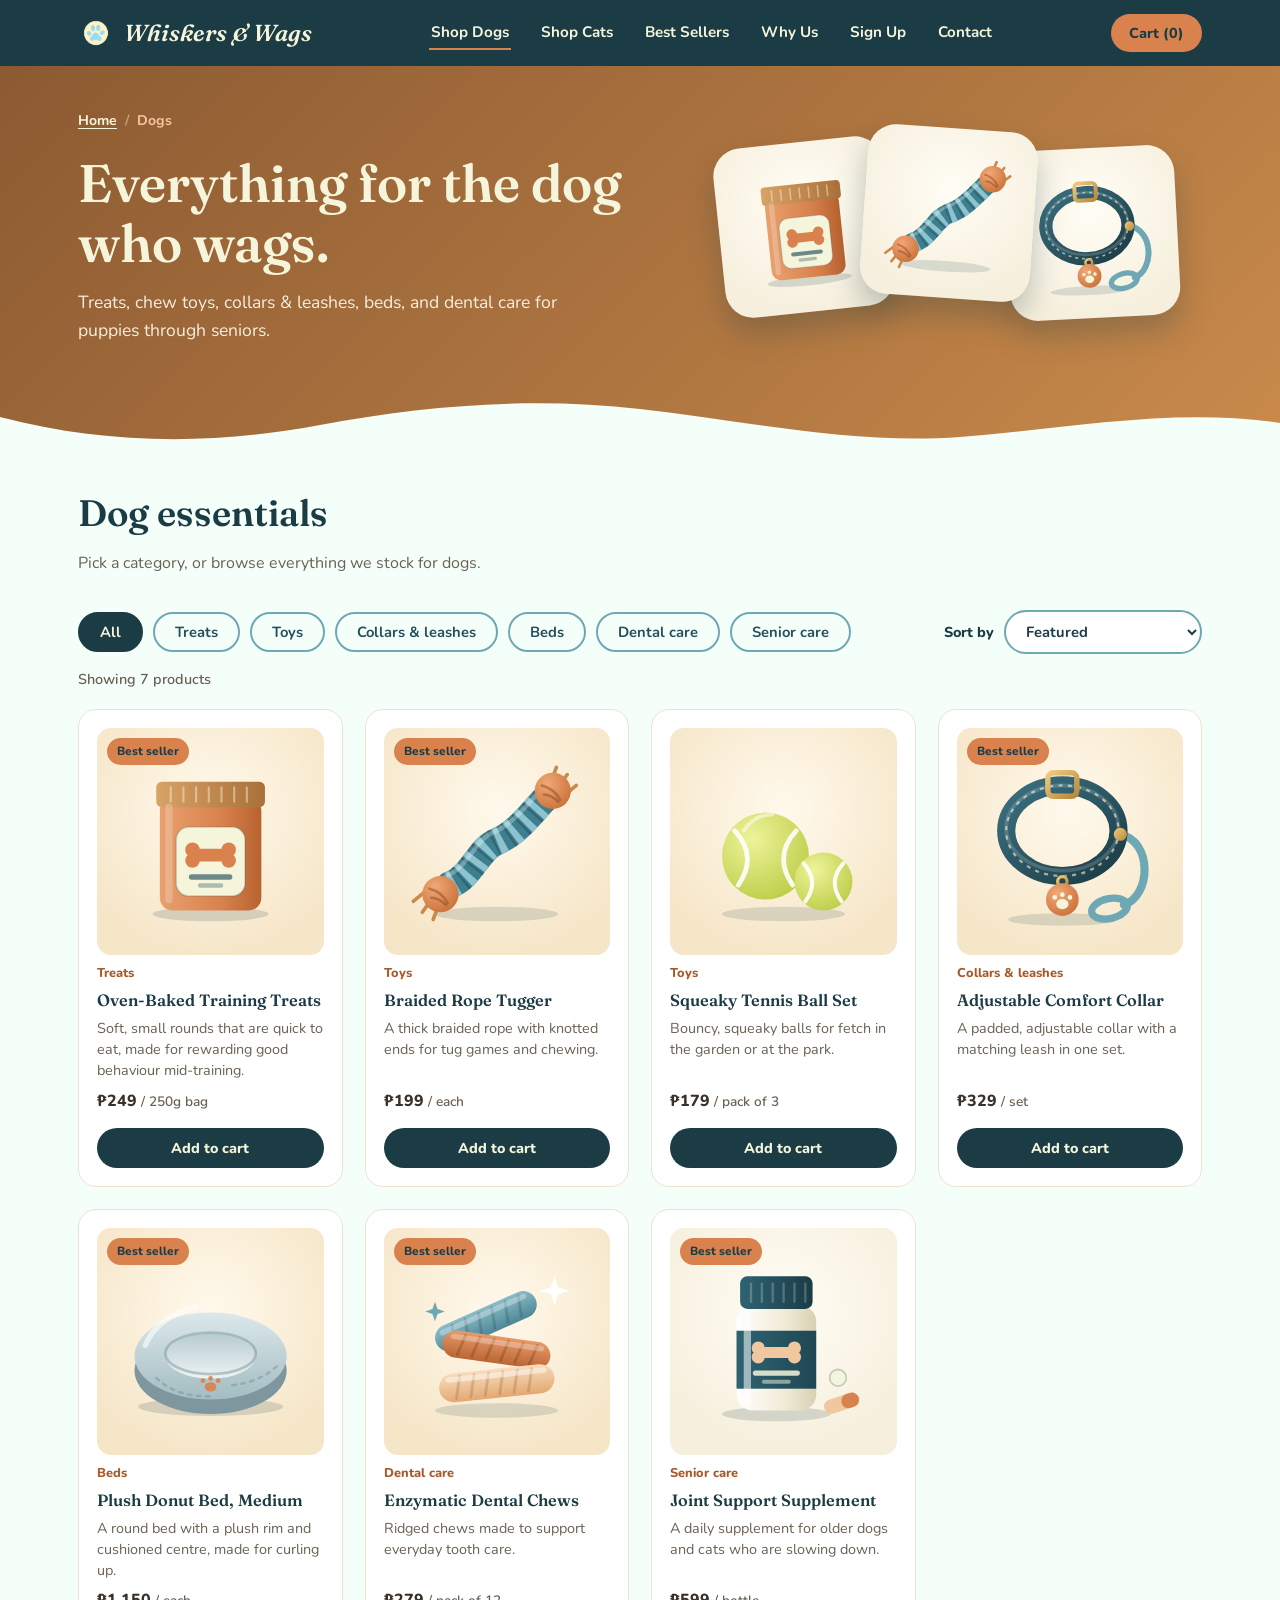
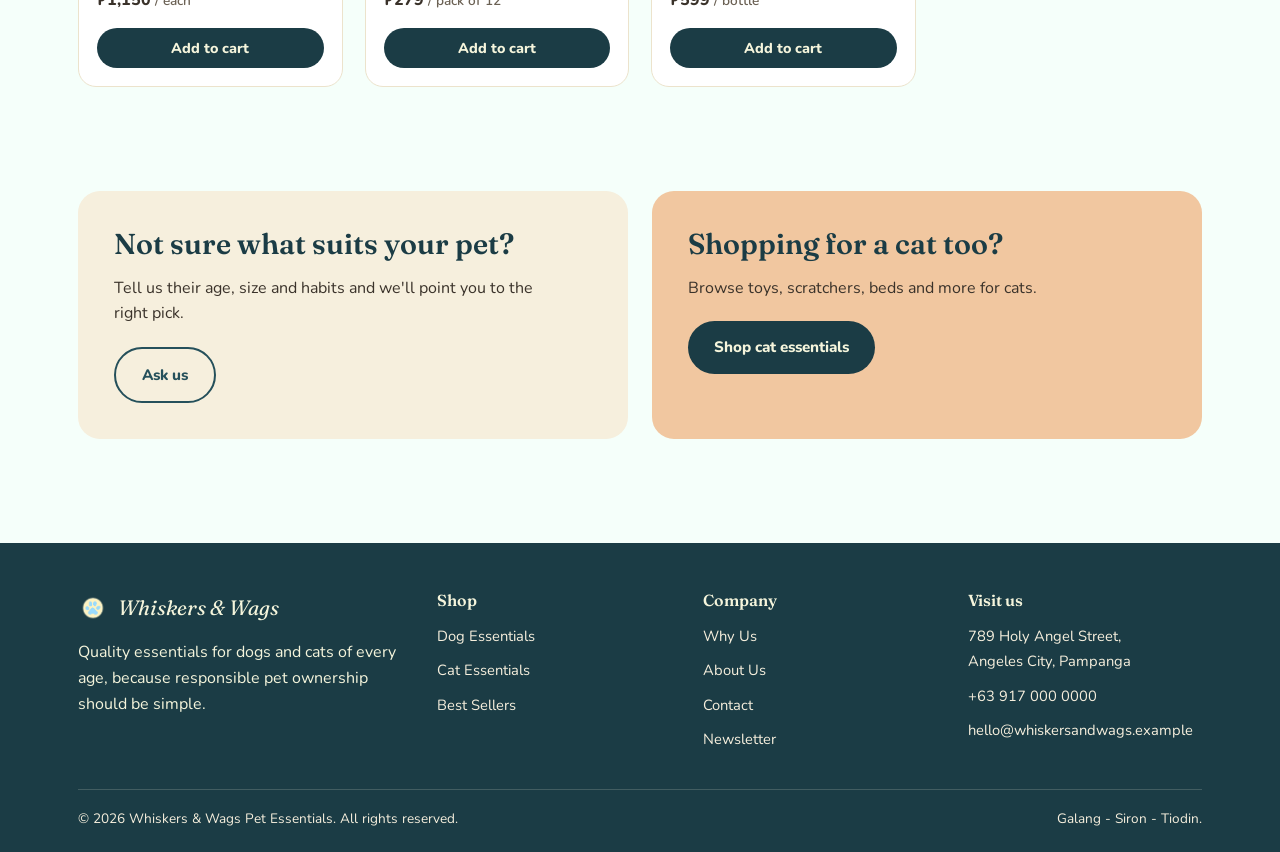
<file: dogs.html>
<!DOCTYPE html>
<html lang="en">

<head>
    <meta charset="UTF-8">
    <meta name="viewport" content="width=device-width, initial-scale=1.0">
    <title>Dog Essentials | Whiskers &amp; Wags</title>
    <meta name="description" content="Treats, toys, collars, beds and dental care for dogs, from puppies to seniors.">
    <link rel="icon" type="image/png" href="favicon.png">
    <link rel="preconnect" href="https://fonts.googleapis.com">
    <link rel="preconnect" href="https://fonts.gstatic.com" crossorigin>
    <link href="https://fonts.googleapis.com/css2?family=Fraunces:ital,wght@0,500;0,600;1,500&family=Nunito:wght@400;600;700;800&display=swap" rel="stylesheet">
    <link rel="stylesheet" href="style.css">
</head>

<body>

    <a class="skip" href="#main">Skip to content</a>

    <header>
        <div class="nav">

            <a href="index.html" class="logo" aria-label="Whiskers and Wags home">
                <img src="favicon.png" alt="">
                Whiskers &amp; Wags
            </a>

            <nav aria-label="Primary">
                <ul id="primaryNav">
                    <li><a href="dogs.html" aria-current="page">Shop Dogs</a></li>
                    <li><a href="cats.html">Shop Cats</a></li>
                    <li><a href="best-sellers.html">Best Sellers</a></li>
                    <li><a href="why-us.html">Why Us</a></li>
                    <li><a href="signup.html">Sign Up</a></li>
                    <li><a href="contact.html">Contact</a></li>
                </ul>
            </nav>

            <div class="nav-actions">
                <button type="button" class="cart-btn" id="cartBtn" aria-haspopup="dialog" aria-label="Cart, 0 items">Cart (0)</button>
                <button type="button" class="menu-toggle" id="menuToggle" aria-expanded="false" aria-controls="primaryNav" aria-label="Toggle navigation menu">&#9776;</button>
            </div>

        </div>
    </header>


    <main id="main">

        <section class="page-hero ph-dogs" aria-labelledby="ph-title">
            <div class="wrap ph-grid">
                <div class="ph-copy">
                    <nav class="crumbs" aria-label="Breadcrumb">
                        <ol>
                            <li><a href="index.html">Home</a></li>
                            <li aria-current="page">Dogs</li>
                        </ol>
                    </nav>
                    <h1 id="ph-title">Everything for the dog who wags.</h1>
                    <p class="ph-lead">Treats, chew toys, collars &amp; leashes, beds, and dental care for puppies through seniors.</p>
                </div>
                <div class="hero-art" aria-hidden="true"><div class="art-tile"><svg aria-hidden="true"
                                viewBox="0 0 100 100"
                               
                               
                            >
<defs>
<linearGradient id="p1b" x1="0" x2="1"><stop offset="0" stop-color="#E8A06E"/><stop offset=".6" stop-color="#D9824E"/><stop offset="1" stop-color="#B8622F"/></linearGradient>
<linearGradient id="p1t" x1="0" x2="1"><stop offset="0" stop-color="#D9A266"/><stop offset="1" stop-color="#A9703A"/></linearGradient>
</defs>
<ellipse cx="50" cy="90" rx="32" ry="4" fill="#1B3C45" opacity=".16"/>
<rect x="22" y="26" width="56" height="62" rx="7" fill="url(#p1b)"/>
<rect x="20" y="17" width="60" height="14" rx="3" fill="url(#p1t)"/>
<g stroke="#F5F5DC" stroke-opacity=".45" stroke-width="1.2" stroke-linecap="round">
<path d="M28 20v8M35 20v8M42 20v8M49 20v8M56 20v8M63 20v8M70 20v8"/>
</g>
<rect x="31" y="42" width="38" height="38" rx="7" fill="#F5F5DC"/>
<rect x="31" y="42" width="38" height="38" rx="7" fill="none" stroke="#25505B" stroke-opacity=".18"/>
<g fill="#D9824E">
<rect x="40" y="54" width="20" height="7" rx="3.5"/>
<circle cx="40" cy="54.5" r="4"/><circle cx="40" cy="60.5" r="4"/>
<circle cx="60" cy="54.5" r="4"/><circle cx="60" cy="60.5" r="4"/>
</g>
<rect x="38" y="68" width="24" height="3" rx="1.5" fill="#25505B" opacity=".65"/>
<rect x="43" y="73" width="14" height="2.5" rx="1.25" fill="#25505B" opacity=".35"/>
<rect x="25" y="29" width="4" height="55" rx="2" fill="#fff" opacity=".22"/>

                            </svg></div><div class="art-tile"><svg aria-hidden="true"
                                viewBox="0 0 100 100"
                               
                               
                            >
<defs>
<radialGradient id="p2k" cx=".35" cy=".3" r=".9"><stop offset="0" stop-color="#F1A877"/><stop offset="1" stop-color="#C4682F"/></radialGradient>
</defs>
<ellipse cx="50" cy="90" rx="34" ry="4" fill="#1B3C45" opacity=".14"/>
<g stroke-linecap="round" fill="none">
<path id="p2r" d="M24 74C36 70 40 54 50 50S68 36 76 27" stroke="#3E7F8F" stroke-width="15"/>
<path d="M24 74C36 70 40 54 50 50S68 36 76 27" stroke="#8CC3CF" stroke-width="15" stroke-dasharray="3.5 5.5" stroke-linecap="butt"/>
<path d="M24 74C36 70 40 54 50 50S68 36 76 27" stroke="#25505B" stroke-width="15" stroke-dasharray="1.2 7.8" stroke-dashoffset="2" stroke-linecap="butt" opacity=".55"/>
<path d="M22 69C34 65 38 49 48 45S66 31 74 22" stroke="#fff" stroke-width="2.4" opacity=".28"/>
</g>
<g stroke="#C98A4B" stroke-width="2" stroke-linecap="round">
<path d="M14 82l-5 7M18 85l-3 8M10 78l-6 5"/>
<path d="M84 20l5-7M80 17l3-8M88 24l6-5"/>
</g>
<circle cx="19" cy="79" r="10" fill="url(#p2k)"/>
<circle cx="81" cy="22" r="10" fill="url(#p2k)"/>
<g fill="none" stroke="#8C4A1E" stroke-opacity=".5" stroke-width="1.4" stroke-linecap="round">
<path d="M13 76c4 1 8 4 10 8M14 81c3 0 6 2 8 4"/>
<path d="M75 19c4 1 8 4 10 8M76 24c3 0 6 2 8 4"/>
</g>

                            </svg></div><div class="art-tile"><svg aria-hidden="true"
                                viewBox="0 0 100 100"
                               
                               
                            >
<defs>
<linearGradient id="p3c" x1="0" y1="0" x2="1" y2="1"><stop offset="0" stop-color="#3C7080"/><stop offset="1" stop-color="#1B3C45"/></linearGradient>
<linearGradient id="p3b" x1="0" y1="0" x2="1" y2="1"><stop offset="0" stop-color="#F0CB7E"/><stop offset="1" stop-color="#B9873A"/></linearGradient>
<radialGradient id="p3t" cx=".35" cy=".3" r=".9"><stop offset="0" stop-color="#F1A877"/><stop offset="1" stop-color="#C4682F"/></radialGradient>
</defs>
<ellipse cx="46" cy="93" rx="30" ry="3.5" fill="#1B3C45" opacity=".14"/>
<path d="M78 46C96 50 95 80 80 85" fill="none" stroke="#6FA8B5" stroke-width="4.5" stroke-linecap="round"/>
<ellipse cx="72" cy="87" rx="10" ry="5.5" fill="none" stroke="#6FA8B5" stroke-width="4" transform="rotate(-12 72 87)"/>
<ellipse cx="46" cy="44" rx="31" ry="25" fill="none" stroke="url(#p3c)" stroke-width="10"/>
<ellipse cx="46" cy="44" rx="31" ry="25" fill="none" stroke="#F5F5DC" stroke-opacity=".6" stroke-width="1.2" stroke-dasharray="2.2 3" transform="translate(0 0) scale(1)"/>
<ellipse cx="46" cy="42.5" rx="31" ry="23.5" fill="none" stroke="#fff" stroke-opacity=".16" stroke-width="2"/>
<rect x="38" y="12" width="16" height="13" rx="3" fill="none" stroke="url(#p3b)" stroke-width="3"/>
<path d="M46 14v9" stroke="url(#p3b)" stroke-width="2.4" stroke-linecap="round"/>
<circle cx="78" cy="46" r="3.6" fill="url(#p3b)"/>
<circle cx="46" cy="72" r="2.6" fill="none" stroke="url(#p3b)" stroke-width="1.8"/>
<circle cx="46" cy="82" r="9" fill="url(#p3t)"/>
<g fill="#F5F5DC">
<ellipse cx="46" cy="84.5" rx="3.4" ry="2.8"/>
<circle cx="41.8" cy="80.8" r="1.3"/><circle cx="46" cy="79.3" r="1.3"/><circle cx="50.2" cy="80.8" r="1.3"/>
</g>

                            </svg></div></div>
            </div>
            <svg class="wave" viewBox="0 0 1440 48" preserveAspectRatio="none" aria-hidden="true"><path d="M0 24c120 28 240 28 360 8s240-28 360-16 240 36 360 28 240-30 360-14V48H0Z" fill="mintcream"/></svg>
        </section>

        <section class="block shop" aria-labelledby="shop-heading">
            <div class="wrap">

                <div class="section-head">
                    <h2 id="shop-heading">Dog essentials</h2>
                    <p>Pick a category, or browse everything we stock for dogs.</p>
                </div>

                <div class="toolbar">
                    <div class="filters" role="group" aria-label="Filter products">
                        <button type="button" class="chip" data-by="tag" data-value="all" aria-pressed="true">All</button>
                        <button type="button" class="chip" data-by="tag" data-value="treats" aria-pressed="false">Treats</button>
                        <button type="button" class="chip" data-by="tag" data-value="toys" aria-pressed="false">Toys</button>
                        <button type="button" class="chip" data-by="tag" data-value="collars-leashes" aria-pressed="false">Collars & leashes</button>
                        <button type="button" class="chip" data-by="tag" data-value="beds" aria-pressed="false">Beds</button>
                        <button type="button" class="chip" data-by="tag" data-value="dental-care" aria-pressed="false">Dental care</button>
                        <button type="button" class="chip" data-by="tag" data-value="senior-care" aria-pressed="false">Senior care</button>
                    </div>
                    <div class="sort">
                        <label for="sortSel">Sort by</label>
                        <select id="sortSel">
                            <option value="featured">Featured</option>
                            <option value="low">Price: low to high</option>
                            <option value="high">Price: high to low</option>
                        </select>
                    </div>
                </div>

                <p class="result-count" id="resultCount" aria-live="polite"></p>

                <div class="prod-grid" id="prodGrid">
                    <article class="prod-card" data-id="treats" data-pet="dog" data-tag="treats" data-price="249" data-order="0">
                        <div class="prod-thumb">
                            <svg aria-hidden="true"
                                viewBox="0 0 100 100"
                               
                               
                            >
<defs>
<linearGradient id="p1b" x1="0" x2="1"><stop offset="0" stop-color="#E8A06E"/><stop offset=".6" stop-color="#D9824E"/><stop offset="1" stop-color="#B8622F"/></linearGradient>
<linearGradient id="p1t" x1="0" x2="1"><stop offset="0" stop-color="#D9A266"/><stop offset="1" stop-color="#A9703A"/></linearGradient>
</defs>
<ellipse cx="50" cy="90" rx="32" ry="4" fill="#1B3C45" opacity=".16"/>
<rect x="22" y="26" width="56" height="62" rx="7" fill="url(#p1b)"/>
<rect x="20" y="17" width="60" height="14" rx="3" fill="url(#p1t)"/>
<g stroke="#F5F5DC" stroke-opacity=".45" stroke-width="1.2" stroke-linecap="round">
<path d="M28 20v8M35 20v8M42 20v8M49 20v8M56 20v8M63 20v8M70 20v8"/>
</g>
<rect x="31" y="42" width="38" height="38" rx="7" fill="#F5F5DC"/>
<rect x="31" y="42" width="38" height="38" rx="7" fill="none" stroke="#25505B" stroke-opacity=".18"/>
<g fill="#D9824E">
<rect x="40" y="54" width="20" height="7" rx="3.5"/>
<circle cx="40" cy="54.5" r="4"/><circle cx="40" cy="60.5" r="4"/>
<circle cx="60" cy="54.5" r="4"/><circle cx="60" cy="60.5" r="4"/>
</g>
<rect x="38" y="68" width="24" height="3" rx="1.5" fill="#25505B" opacity=".65"/>
<rect x="43" y="73" width="14" height="2.5" rx="1.25" fill="#25505B" opacity=".35"/>
<rect x="25" y="29" width="4" height="55" rx="2" fill="#fff" opacity=".22"/>

                            </svg>
                            <span class="badge">Best seller</span>
                        </div>
                        <span class="tag">Treats</span>
                        <h3><button type="button" class="prod-open" data-id="treats" aria-haspopup="dialog">Oven-Baked Training Treats</button></h3>
                        <p class="desc">Soft, small rounds that are quick to eat, made for rewarding good behaviour mid-training.</p>
                        <p class="price">₱249 <span>/ 250g bag</span></p>
                        <button type="button" class="add" data-id="treats" aria-label="Add Oven-Baked Training Treats to cart">Add to cart</button>
                    </article>
                    <article class="prod-card" data-id="rope" data-pet="dog" data-tag="toys" data-price="199" data-order="1">
                        <div class="prod-thumb">
                            <svg aria-hidden="true"
                                viewBox="0 0 100 100"
                               
                               
                            >
<defs>
<radialGradient id="p2k" cx=".35" cy=".3" r=".9"><stop offset="0" stop-color="#F1A877"/><stop offset="1" stop-color="#C4682F"/></radialGradient>
</defs>
<ellipse cx="50" cy="90" rx="34" ry="4" fill="#1B3C45" opacity=".14"/>
<g stroke-linecap="round" fill="none">
<path id="p2r" d="M24 74C36 70 40 54 50 50S68 36 76 27" stroke="#3E7F8F" stroke-width="15"/>
<path d="M24 74C36 70 40 54 50 50S68 36 76 27" stroke="#8CC3CF" stroke-width="15" stroke-dasharray="3.5 5.5" stroke-linecap="butt"/>
<path d="M24 74C36 70 40 54 50 50S68 36 76 27" stroke="#25505B" stroke-width="15" stroke-dasharray="1.2 7.8" stroke-dashoffset="2" stroke-linecap="butt" opacity=".55"/>
<path d="M22 69C34 65 38 49 48 45S66 31 74 22" stroke="#fff" stroke-width="2.4" opacity=".28"/>
</g>
<g stroke="#C98A4B" stroke-width="2" stroke-linecap="round">
<path d="M14 82l-5 7M18 85l-3 8M10 78l-6 5"/>
<path d="M84 20l5-7M80 17l3-8M88 24l6-5"/>
</g>
<circle cx="19" cy="79" r="10" fill="url(#p2k)"/>
<circle cx="81" cy="22" r="10" fill="url(#p2k)"/>
<g fill="none" stroke="#8C4A1E" stroke-opacity=".5" stroke-width="1.4" stroke-linecap="round">
<path d="M13 76c4 1 8 4 10 8M14 81c3 0 6 2 8 4"/>
<path d="M75 19c4 1 8 4 10 8M76 24c3 0 6 2 8 4"/>
</g>

                            </svg>
                            <span class="badge">Best seller</span>
                        </div>
                        <span class="tag">Toys</span>
                        <h3><button type="button" class="prod-open" data-id="rope" aria-haspopup="dialog">Braided Rope Tugger</button></h3>
                        <p class="desc">A thick braided rope with knotted ends for tug games and chewing.</p>
                        <p class="price">₱199 <span>/ each</span></p>
                        <button type="button" class="add" data-id="rope" aria-label="Add Braided Rope Tugger to cart">Add to cart</button>
                    </article>
                    <article class="prod-card" data-id="ball" data-pet="dog" data-tag="toys" data-price="179" data-order="2">
                        <div class="prod-thumb">
                            <svg aria-hidden="true" viewBox="0 0 100 100">
<defs><radialGradient id="n1g" cx=".35" cy=".3" r=".9"><stop offset="0" stop-color="#EEF39A"/><stop offset="1" stop-color="#B4C73A"/></radialGradient></defs>
<ellipse cx="50" cy="90" rx="34" ry="4" fill="#1B3C45" opacity=".14"/>
<circle cx="40" cy="58" r="24" fill="url(#n1g)"/>
<path d="M23 44Q36 58 25 74M57 44Q44 58 55 74" fill="none" stroke="#fff" stroke-width="2.6" stroke-linecap="round" opacity=".9"/>
<circle cx="72" cy="72" r="16" fill="url(#n1g)"/>
<path d="M61 62Q70 72 62 83M83 62Q74 72 82 83" fill="none" stroke="#fff" stroke-width="2.2" stroke-linecap="round" opacity=".9"/>
<path d="M28 44c4-6 10-9 16-9" fill="none" stroke="#fff" stroke-opacity=".5" stroke-width="2" stroke-linecap="round"/>
</svg>
                            
                        </div>
                        <span class="tag">Toys</span>
                        <h3><button type="button" class="prod-open" data-id="ball" aria-haspopup="dialog">Squeaky Tennis Ball Set</button></h3>
                        <p class="desc">Bouncy, squeaky balls for fetch in the garden or at the park.</p>
                        <p class="price">₱179 <span>/ pack of 3</span></p>
                        <button type="button" class="add" data-id="ball" aria-label="Add Squeaky Tennis Ball Set to cart">Add to cart</button>
                    </article>
                    <article class="prod-card" data-id="collar" data-pet="dog" data-tag="collars-leashes" data-price="329" data-order="3">
                        <div class="prod-thumb">
                            <svg aria-hidden="true"
                                viewBox="0 0 100 100"
                               
                               
                            >
<defs>
<linearGradient id="p3c" x1="0" y1="0" x2="1" y2="1"><stop offset="0" stop-color="#3C7080"/><stop offset="1" stop-color="#1B3C45"/></linearGradient>
<linearGradient id="p3b" x1="0" y1="0" x2="1" y2="1"><stop offset="0" stop-color="#F0CB7E"/><stop offset="1" stop-color="#B9873A"/></linearGradient>
<radialGradient id="p3t" cx=".35" cy=".3" r=".9"><stop offset="0" stop-color="#F1A877"/><stop offset="1" stop-color="#C4682F"/></radialGradient>
</defs>
<ellipse cx="46" cy="93" rx="30" ry="3.5" fill="#1B3C45" opacity=".14"/>
<path d="M78 46C96 50 95 80 80 85" fill="none" stroke="#6FA8B5" stroke-width="4.5" stroke-linecap="round"/>
<ellipse cx="72" cy="87" rx="10" ry="5.5" fill="none" stroke="#6FA8B5" stroke-width="4" transform="rotate(-12 72 87)"/>
<ellipse cx="46" cy="44" rx="31" ry="25" fill="none" stroke="url(#p3c)" stroke-width="10"/>
<ellipse cx="46" cy="44" rx="31" ry="25" fill="none" stroke="#F5F5DC" stroke-opacity=".6" stroke-width="1.2" stroke-dasharray="2.2 3" transform="translate(0 0) scale(1)"/>
<ellipse cx="46" cy="42.5" rx="31" ry="23.5" fill="none" stroke="#fff" stroke-opacity=".16" stroke-width="2"/>
<rect x="38" y="12" width="16" height="13" rx="3" fill="none" stroke="url(#p3b)" stroke-width="3"/>
<path d="M46 14v9" stroke="url(#p3b)" stroke-width="2.4" stroke-linecap="round"/>
<circle cx="78" cy="46" r="3.6" fill="url(#p3b)"/>
<circle cx="46" cy="72" r="2.6" fill="none" stroke="url(#p3b)" stroke-width="1.8"/>
<circle cx="46" cy="82" r="9" fill="url(#p3t)"/>
<g fill="#F5F5DC">
<ellipse cx="46" cy="84.5" rx="3.4" ry="2.8"/>
<circle cx="41.8" cy="80.8" r="1.3"/><circle cx="46" cy="79.3" r="1.3"/><circle cx="50.2" cy="80.8" r="1.3"/>
</g>

                            </svg>
                            <span class="badge">Best seller</span>
                        </div>
                        <span class="tag">Collars &amp; leashes</span>
                        <h3><button type="button" class="prod-open" data-id="collar" aria-haspopup="dialog">Adjustable Comfort Collar</button></h3>
                        <p class="desc">A padded, adjustable collar with a matching leash in one set.</p>
                        <p class="price">₱329 <span>/ set</span></p>
                        <button type="button" class="add" data-id="collar" aria-label="Add Adjustable Comfort Collar to cart">Add to cart</button>
                    </article>
                    <article class="prod-card" data-id="bed" data-pet="dog" data-tag="beds" data-price="1150" data-order="4">
                        <div class="prod-thumb">
                            <svg aria-hidden="true"
                                viewBox="0 0 100 100"
                               
                               
                            >
<defs>
<linearGradient id="p4r" x1="0" y1="0" x2="0" y2="1"><stop offset="0" stop-color="#DCE8EA"/><stop offset="1" stop-color="#A3BCC2"/></linearGradient>
<linearGradient id="p4i" x1="0" y1="0" x2="0" y2="1"><stop offset="0" stop-color="#B7CBD0"/><stop offset="1" stop-color="#EEF4F5"/></linearGradient>
</defs>
<ellipse cx="50" cy="86" rx="40" ry="5" fill="#1B3C45" opacity=".16"/>
<ellipse cx="50" cy="66" rx="42" ry="24" fill="#7E979E"/>
<ellipse cx="50" cy="58" rx="42" ry="24" fill="url(#p4r)"/>
<ellipse cx="50" cy="58" rx="25" ry="12.5" fill="url(#p4i)"/>
<ellipse cx="50" cy="56.5" rx="25" ry="11.5" fill="none" stroke="#7E979E" stroke-opacity=".5" stroke-width="1.5"/>
<g fill="none" stroke="#fff" stroke-linecap="round">
<path d="M14 52c4-10 14-18 28-21" stroke-opacity=".6" stroke-width="3"/>
<path d="M20 70c8 8 20 11 32 10" stroke="#5F7E86" stroke-opacity=".35" stroke-width="1.4" stroke-dasharray="2 3"/>
<path d="M62 74c10-1 20-5 26-12" stroke="#5F7E86" stroke-opacity=".35" stroke-width="1.4" stroke-dasharray="2 3"/>
</g>
<g fill="#D9824E" opacity=".9">
<ellipse cx="50" cy="75" rx="3.2" ry="2.6"/>
<circle cx="45.8" cy="71.6" r="1.3"/><circle cx="50" cy="70.3" r="1.3"/><circle cx="54.2" cy="71.6" r="1.3"/>
</g>

                            </svg>
                            <span class="badge">Best seller</span>
                        </div>
                        <span class="tag">Beds</span>
                        <h3><button type="button" class="prod-open" data-id="bed" aria-haspopup="dialog">Plush Donut Bed, Medium</button></h3>
                        <p class="desc">A round bed with a plush rim and cushioned centre, made for curling up.</p>
                        <p class="price">₱1,150 <span>/ each</span></p>
                        <button type="button" class="add" data-id="bed" aria-label="Add Plush Donut Bed, Medium to cart">Add to cart</button>
                    </article>
                    <article class="prod-card" data-id="dental" data-pet="dog" data-tag="dental-care" data-price="279" data-order="5">
                        <div class="prod-thumb">
                            <svg aria-hidden="true"
                                viewBox="0 0 100 100"
                               
                               
                            >
<defs>
<linearGradient id="p5a" x1="0" y1="0" x2="0" y2="1"><stop offset="0" stop-color="#F8DDBE"/><stop offset="1" stop-color="#E3A872"/></linearGradient>
<linearGradient id="p5b" x1="0" y1="0" x2="0" y2="1"><stop offset="0" stop-color="#E8996A"/><stop offset="1" stop-color="#BA6633"/></linearGradient>
<linearGradient id="p5c" x1="0" y1="0" x2="0" y2="1"><stop offset="0" stop-color="#8BBCC8"/><stop offset="1" stop-color="#4E8796"/></linearGradient>
</defs>
<ellipse cx="50" cy="88" rx="34" ry="4" fill="#1B3C45" opacity=".14"/>
<g transform="rotate(-24 50 52)">
<rect x="20" y="30" width="60" height="15" rx="7.5" fill="url(#p5c)"/>
<g stroke="#1B3C45" stroke-opacity=".22" stroke-width="1.6" stroke-linecap="round"><path d="M32 32l-3 11M40 32l-3 11M48 32l-3 11M56 32l-3 11M64 32l-3 11M72 32l-3 11"/></g>
<rect x="24" y="32" width="52" height="3" rx="1.5" fill="#fff" opacity=".3"/>
</g>
<g transform="rotate(8 50 54)">
<rect x="20" y="47" width="60" height="15" rx="7.5" fill="url(#p5b)"/>
<g stroke="#5A2C10" stroke-opacity=".25" stroke-width="1.6" stroke-linecap="round"><path d="M32 49l-3 11M40 49l-3 11M48 49l-3 11M56 49l-3 11M64 49l-3 11M72 49l-3 11"/></g>
<rect x="24" y="49" width="52" height="3" rx="1.5" fill="#fff" opacity=".28"/>
</g>
<g transform="rotate(-6 50 72)">
<rect x="18" y="65" width="64" height="16" rx="8" fill="url(#p5a)"/>
<g stroke="#8C5A32" stroke-opacity=".25" stroke-width="1.6" stroke-linecap="round"><path d="M30 67l-3 12M38 67l-3 12M46 67l-3 12M54 67l-3 12M62 67l-3 12M70 67l-3 12"/></g>
<rect x="22" y="67" width="56" height="3" rx="1.5" fill="#fff" opacity=".45"/>
</g>
<g fill="#fff"><path d="M82 14l2 6 6 2-6 2-2 6-2-6-6-2 6-2Z" opacity=".95"/><path d="M16 28l1.4 4 4 1.4-4 1.4-1.4 4-1.4-4-4-1.4 4-1.4Z" fill="#6FA8B5"/></g>

                            </svg>
                            <span class="badge">Best seller</span>
                        </div>
                        <span class="tag">Dental care</span>
                        <h3><button type="button" class="prod-open" data-id="dental" aria-haspopup="dialog">Enzymatic Dental Chews</button></h3>
                        <p class="desc">Ridged chews made to support everyday tooth care.</p>
                        <p class="price">₱279 <span>/ pack of 12</span></p>
                        <button type="button" class="add" data-id="dental" aria-label="Add Enzymatic Dental Chews to cart">Add to cart</button>
                    </article>
                    <article class="prod-card" data-id="joint" data-pet="all" data-tag="senior-care" data-price="599" data-order="6">
                        <div class="prod-thumb">
                            <svg aria-hidden="true"
                                viewBox="0 0 100 100"
                               
                               
                            >
<defs>
<linearGradient id="p7b" x1="0" x2="1"><stop offset="0" stop-color="#FFFFFF"/><stop offset=".6" stop-color="#F1EBD6"/><stop offset="1" stop-color="#D9D0B3"/></linearGradient>
<linearGradient id="p7c" x1="0" x2="1"><stop offset="0" stop-color="#2F6372"/><stop offset="1" stop-color="#1B3C45"/></linearGradient>
<linearGradient id="p7l" x1="0" x2="1"><stop offset="0" stop-color="#2F6372"/><stop offset="1" stop-color="#1F4753"/></linearGradient>
</defs>
<ellipse cx="46" cy="90" rx="30" ry="4" fill="#1B3C45" opacity=".16"/>
<rect x="24" y="30" width="44" height="58" rx="9" fill="url(#p7b)"/>
<rect x="26" y="14" width="40" height="18" rx="4" fill="url(#p7c)"/>
<g stroke="#fff" stroke-opacity=".22" stroke-width="1.3" stroke-linecap="round"><path d="M32 18v10M38 18v10M44 18v10M50 18v10M56 18v10M62 18v10"/></g>
<rect x="24" y="44" width="44" height="32" fill="url(#p7l)"/>
<g fill="#F1C7A0">
<rect x="36" y="53" width="20" height="6" rx="3"/>
<circle cx="36" cy="53.5" r="3.6"/><circle cx="36" cy="58.5" r="3.6"/>
<circle cx="56" cy="53.5" r="3.6"/><circle cx="56" cy="58.5" r="3.6"/>
</g>
<rect x="33" y="66" width="26" height="2.8" rx="1.4" fill="#F5F5DC" opacity=".85"/>
<rect x="38" y="71" width="16" height="2.2" rx="1.1" fill="#F5F5DC" opacity=".5"/>
<rect x="28" y="33" width="4" height="52" rx="2" fill="#fff" opacity=".55"/>
<g transform="rotate(-18 82 84)"><rect x="72" y="80" width="20" height="8" rx="4" fill="#F1C7A0"/><rect x="82" y="80" width="10" height="8" rx="4" fill="#D9824E"/></g>
<circle cx="80" cy="70" r="4.6" fill="#F5F5DC" stroke="#25505B" stroke-opacity=".25"/>

                            </svg>
                            <span class="badge">Best seller</span>
                        </div>
                        <span class="tag">Senior care</span>
                        <h3><button type="button" class="prod-open" data-id="joint" aria-haspopup="dialog">Joint Support Supplement</button></h3>
                        <p class="desc">A daily supplement for older dogs and cats who are slowing down.</p>
                        <p class="price">₱599 <span>/ bottle</span></p>
                        <button type="button" class="add" data-id="joint" aria-label="Add Joint Support Supplement to cart">Add to cart</button>
                    </article>
                </div>

                <p class="empty" id="emptyMsg" hidden>Nothing here yet. Try another filter.</p>

            </div>
        </section>

        <section class="block" aria-label="Keep browsing">
            <div class="wrap">
                <div class="cta-grid">
                    <div class="cta-card cta-sand">
                        <h2>Not sure what suits your pet?</h2>
                        <p>Tell us their age, size and habits and we'll point you to the right pick.</p>
                        <a class="btn btn-ghost" href="contact.html">Ask us</a>
                    </div>
                    <div class="cta-card cta-clay">
                        <h2>Shopping for a cat too?</h2>
                        <p>Browse toys, scratchers, beds and more for cats.</p>
                        <a class="btn btn-dark" href="cats.html">Shop cat essentials</a>
                    </div>
                </div>
            </div>
        </section>

    </main>

    <footer>
        <div class="wrap">

            <div class="foot-grid">

                <div>
                    <div class="foot-logo">
                        <img src="favicon.png" alt="">
                        Whiskers &amp; Wags
                    </div>
                    <p>Quality essentials for dogs and cats of every age, because responsible pet ownership should be simple.</p>
                </div>

                <div>
                    <h3>Shop</h3>
                    <ul>
                        <li><a href="dogs.html">Dog Essentials</a></li>
                        <li><a href="cats.html">Cat Essentials</a></li>
                        <li><a href="best-sellers.html">Best Sellers</a></li>
                    </ul>
                </div>

                <div>
                    <h3>Company</h3>
                    <ul>
                        <li><a href="why-us.html">Why Us</a></li>
                        <li><a href="contact.html#about">About Us</a></li>
                        <li><a href="contact.html">Contact</a></li>
                        <li><a href="signup.html">Newsletter</a></li>
                    </ul>
                </div>

                <div>
                    <h3>Visit us</h3>
                    <ul>
                        <li><span>789 Holy Angel Street,<br>Angeles City, Pampanga</span></li>
                        <li><a href="tel:+639170000000">+63 917 000 0000</a></li>
                        <li><a href="mailto:hello@whiskersandwags.example">hello@whiskersandwags.example</a></li>
                    </ul>
                </div>

            </div>

            <div class="foot-bottom">
                <span>&copy; 2026 Whiskers &amp; Wags Pet Essentials. All rights reserved.</span>
                <span>Galang - Siron - Tiodin.</span>
            </div>

        </div>
    </footer>
    <!-- PRODUCT DETAILS -->
    <dialog class="modal" id="prodDialog" aria-labelledby="pd-title">
        <div class="modal-body">
            <button type="button" class="modal-close" id="pdClose" aria-label="Close product details">&times;</button>

            <div class="pd-media" id="pdMedia"></div>

            <div class="pd-info">
                <span class="tag" id="pdTag"></span>
                <h2 id="pd-title"></h2>
                <p class="pd-for" id="pdFor"></p>
                <p class="pd-desc" id="pdDesc"></p>
                <ul class="pd-points" id="pdPoints"></ul>

                <p class="price pd-price" id="pdPrice"></p>

                <div class="pd-buy">
                    <div class="qty" role="group" aria-label="Quantity">
                        <button type="button" id="pdMinus" aria-label="Decrease quantity">&minus;</button>
                        <output id="pdQty" aria-live="polite">1</output>
                        <button type="button" id="pdPlus" aria-label="Increase quantity">+</button>
                    </div>
                    <button type="button" class="btn btn-primary pd-add" id="pdAdd">Add to cart</button>
                </div>
            </div>
        </div>
    </dialog>

    <!-- CART -->
    <dialog class="drawer" id="cartDialog" aria-labelledby="cart-title">
        <div class="drawer-head">
            <h2 id="cart-title">Your cart</h2>
            <button type="button" class="modal-close" id="cartClose" aria-label="Close cart">&times;</button>
        </div>

        <div class="drawer-list" id="cartList"></div>

        <div class="drawer-foot" id="cartFoot">
            <p class="cart-total"><span>Total</span> <strong id="cartTotal">₱0</strong></p>
            <button type="button" class="btn btn-primary" id="checkoutBtn">Checkout</button>
            <p class="cart-note" id="cartNote" role="status"></p>
        </div>
    </dialog>

    <div class="toast" id="toast" role="status" aria-live="polite"></div>

    <script src="app.js"></script>

</body>

</html>
</file>
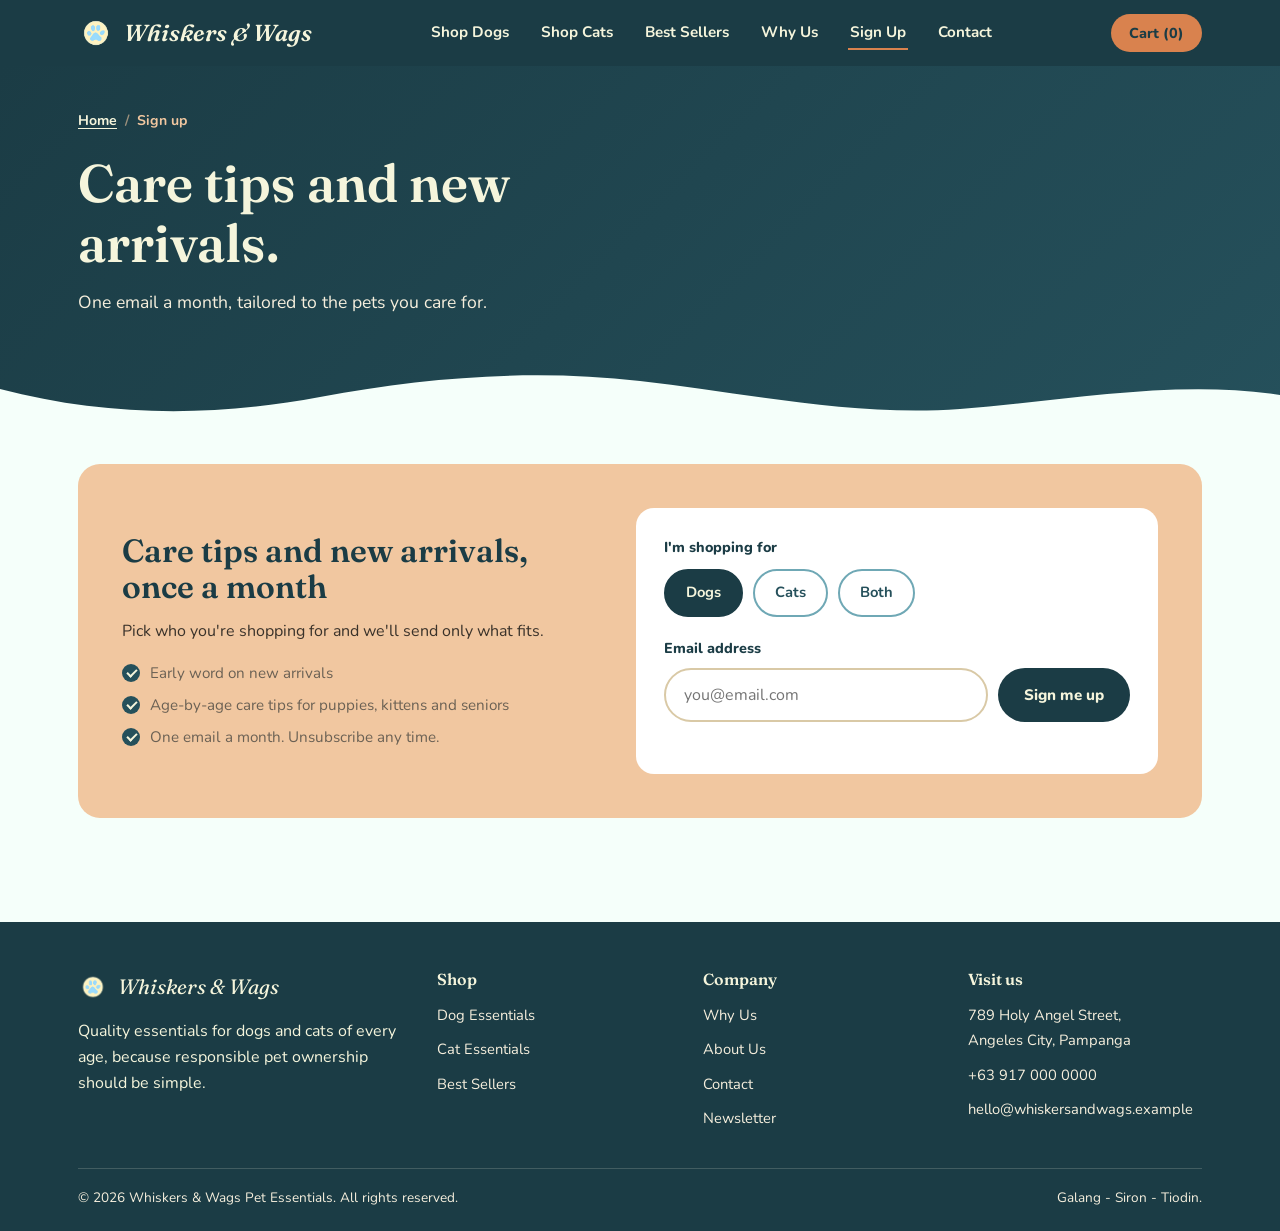
<file: signup.html>
<!DOCTYPE html>
<html lang="en">

<head>
    <meta charset="UTF-8">
    <meta name="viewport" content="width=device-width, initial-scale=1.0">
    <title>Sign Up | Whiskers &amp; Wags</title>
    <meta name="description" content="Care tips and new arrivals, once a month. Pick who you are shopping for.">
    <link rel="icon" type="image/png" href="favicon.png">
    <link rel="preconnect" href="https://fonts.googleapis.com">
    <link rel="preconnect" href="https://fonts.gstatic.com" crossorigin>
    <link href="https://fonts.googleapis.com/css2?family=Fraunces:ital,wght@0,500;0,600;1,500&family=Nunito:wght@400;600;700;800&display=swap" rel="stylesheet">
    <link rel="stylesheet" href="style.css">
</head>

<body>

    <a class="skip" href="#main">Skip to content</a>

    <header>
        <div class="nav">

            <a href="index.html" class="logo" aria-label="Whiskers and Wags home">
                <img src="favicon.png" alt="">
                Whiskers &amp; Wags
            </a>

            <nav aria-label="Primary">
                <ul id="primaryNav">
                    <li><a href="dogs.html">Shop Dogs</a></li>
                    <li><a href="cats.html">Shop Cats</a></li>
                    <li><a href="best-sellers.html">Best Sellers</a></li>
                    <li><a href="why-us.html">Why Us</a></li>
                    <li><a href="signup.html" aria-current="page">Sign Up</a></li>
                    <li><a href="contact.html">Contact</a></li>
                </ul>
            </nav>

            <div class="nav-actions">
                <button type="button" class="cart-btn" id="cartBtn" aria-haspopup="dialog" aria-label="Cart, 0 items">Cart (0)</button>
                <button type="button" class="menu-toggle" id="menuToggle" aria-expanded="false" aria-controls="primaryNav" aria-label="Toggle navigation menu">&#9776;</button>
            </div>

        </div>
    </header>


    <main id="main">

        <section class="page-hero ph-teal" aria-labelledby="ph-title">
            <div class="wrap ph-grid">
                <div class="ph-copy">
                    <nav class="crumbs" aria-label="Breadcrumb">
                        <ol>
                            <li><a href="index.html">Home</a></li>
                            <li aria-current="page">Sign up</li>
                        </ol>
                    </nav>
                    <h1 id="ph-title">Care tips and new arrivals.</h1>
                    <p class="ph-lead">One email a month, tailored to the pets you care for.</p>
                </div>
                
            </div>
            <svg class="wave" viewBox="0 0 1440 48" preserveAspectRatio="none" aria-hidden="true"><path d="M0 24c120 28 240 28 360 8s240-28 360-16 240 36 360 28 240-30 360-14V48H0Z" fill="mintcream"/></svg>
        </section>

        <section class="block" aria-labelledby="signup-heading">
            <div class="wrap">

                <div class="newsletter">

                    <div class="nl-copy">
                        <h2 id="signup-heading">Care tips and new arrivals, once a month</h2>
                        <p>Pick who you're shopping for and we'll send only what fits.</p>
                        <ul class="nl-perks">
                            <li>Early word on new arrivals</li>
                            <li>Age-by-age care tips for puppies, kittens and seniors</li>
                            <li>One email a month. Unsubscribe any time.</li>
                        </ul>
                    </div>

                    <div class="nl-panel">

                        <form class="nl-form" id="nlForm" novalidate aria-label="Newsletter signup">

                            <fieldset class="nl-pick">
                                <legend>I'm shopping for</legend>
                                <label><input type="radio" name="pet" value="dogs" checked><span>Dogs</span></label>
                                <label><input type="radio" name="pet" value="cats"><span>Cats</span></label>
                                <label><input type="radio" name="pet" value="both"><span>Both</span></label>
                            </fieldset>

                            <div class="nl-field">
                                <label for="nl-email">Email address</label>
                                <div class="nl-row">
                                    <input id="nl-email" type="email" placeholder="you@email.com" autocomplete="email" required aria-describedby="nl-msg">
                                    <button type="submit">Sign me up</button>
                                </div>
                                <p class="nl-msg" id="nl-msg" role="alert"></p>
                            </div>

                        </form>

                        <div class="nl-success" id="nlSuccess" role="status" tabindex="-1" hidden>
                            <svg viewBox="0 0 40 40" aria-hidden="true"><circle cx="20" cy="20" r="18" fill="#25505B"/><path d="M11 20.5l6 6 12-13" stroke="#F5F5DC" stroke-width="4" fill="none" stroke-linecap="round" stroke-linejoin="round"/></svg>
                            <h3>You're on the list</h3>
                            <p id="nlSuccessText"></p>
                        </div>

                    </div>

                </div>

            </div>
        </section>

    </main>

    <footer>
        <div class="wrap">

            <div class="foot-grid">

                <div>
                    <div class="foot-logo">
                        <img src="favicon.png" alt="">
                        Whiskers &amp; Wags
                    </div>
                    <p>Quality essentials for dogs and cats of every age, because responsible pet ownership should be simple.</p>
                </div>

                <div>
                    <h3>Shop</h3>
                    <ul>
                        <li><a href="dogs.html">Dog Essentials</a></li>
                        <li><a href="cats.html">Cat Essentials</a></li>
                        <li><a href="best-sellers.html">Best Sellers</a></li>
                    </ul>
                </div>

                <div>
                    <h3>Company</h3>
                    <ul>
                        <li><a href="why-us.html">Why Us</a></li>
                        <li><a href="contact.html#about">About Us</a></li>
                        <li><a href="contact.html">Contact</a></li>
                        <li><a href="signup.html">Newsletter</a></li>
                    </ul>
                </div>

                <div>
                    <h3>Visit us</h3>
                    <ul>
                        <li><span>789 Holy Angel Street,<br>Angeles City, Pampanga</span></li>
                        <li><a href="tel:+639170000000">+63 917 000 0000</a></li>
                        <li><a href="mailto:hello@whiskersandwags.example">hello@whiskersandwags.example</a></li>
                    </ul>
                </div>

            </div>

            <div class="foot-bottom">
                <span>&copy; 2026 Whiskers &amp; Wags Pet Essentials. All rights reserved.</span>
                <span>Galang - Siron - Tiodin.</span>
            </div>

        </div>
    </footer>
    <!-- PRODUCT DETAILS -->
    <dialog class="modal" id="prodDialog" aria-labelledby="pd-title">
        <div class="modal-body">
            <button type="button" class="modal-close" id="pdClose" aria-label="Close product details">&times;</button>

            <div class="pd-media" id="pdMedia"></div>

            <div class="pd-info">
                <span class="tag" id="pdTag"></span>
                <h2 id="pd-title"></h2>
                <p class="pd-for" id="pdFor"></p>
                <p class="pd-desc" id="pdDesc"></p>
                <ul class="pd-points" id="pdPoints"></ul>

                <p class="price pd-price" id="pdPrice"></p>

                <div class="pd-buy">
                    <div class="qty" role="group" aria-label="Quantity">
                        <button type="button" id="pdMinus" aria-label="Decrease quantity">&minus;</button>
                        <output id="pdQty" aria-live="polite">1</output>
                        <button type="button" id="pdPlus" aria-label="Increase quantity">+</button>
                    </div>
                    <button type="button" class="btn btn-primary pd-add" id="pdAdd">Add to cart</button>
                </div>
            </div>
        </div>
    </dialog>

    <!-- CART -->
    <dialog class="drawer" id="cartDialog" aria-labelledby="cart-title">
        <div class="drawer-head">
            <h2 id="cart-title">Your cart</h2>
            <button type="button" class="modal-close" id="cartClose" aria-label="Close cart">&times;</button>
        </div>

        <div class="drawer-list" id="cartList"></div>

        <div class="drawer-foot" id="cartFoot">
            <p class="cart-total"><span>Total</span> <strong id="cartTotal">₱0</strong></p>
            <button type="button" class="btn btn-primary" id="checkoutBtn">Checkout</button>
            <p class="cart-note" id="cartNote" role="status"></p>
        </div>
    </dialog>

    <div class="toast" id="toast" role="status" aria-live="polite"></div>

    <script src="app.js"></script>

</body>

</html>
</file>
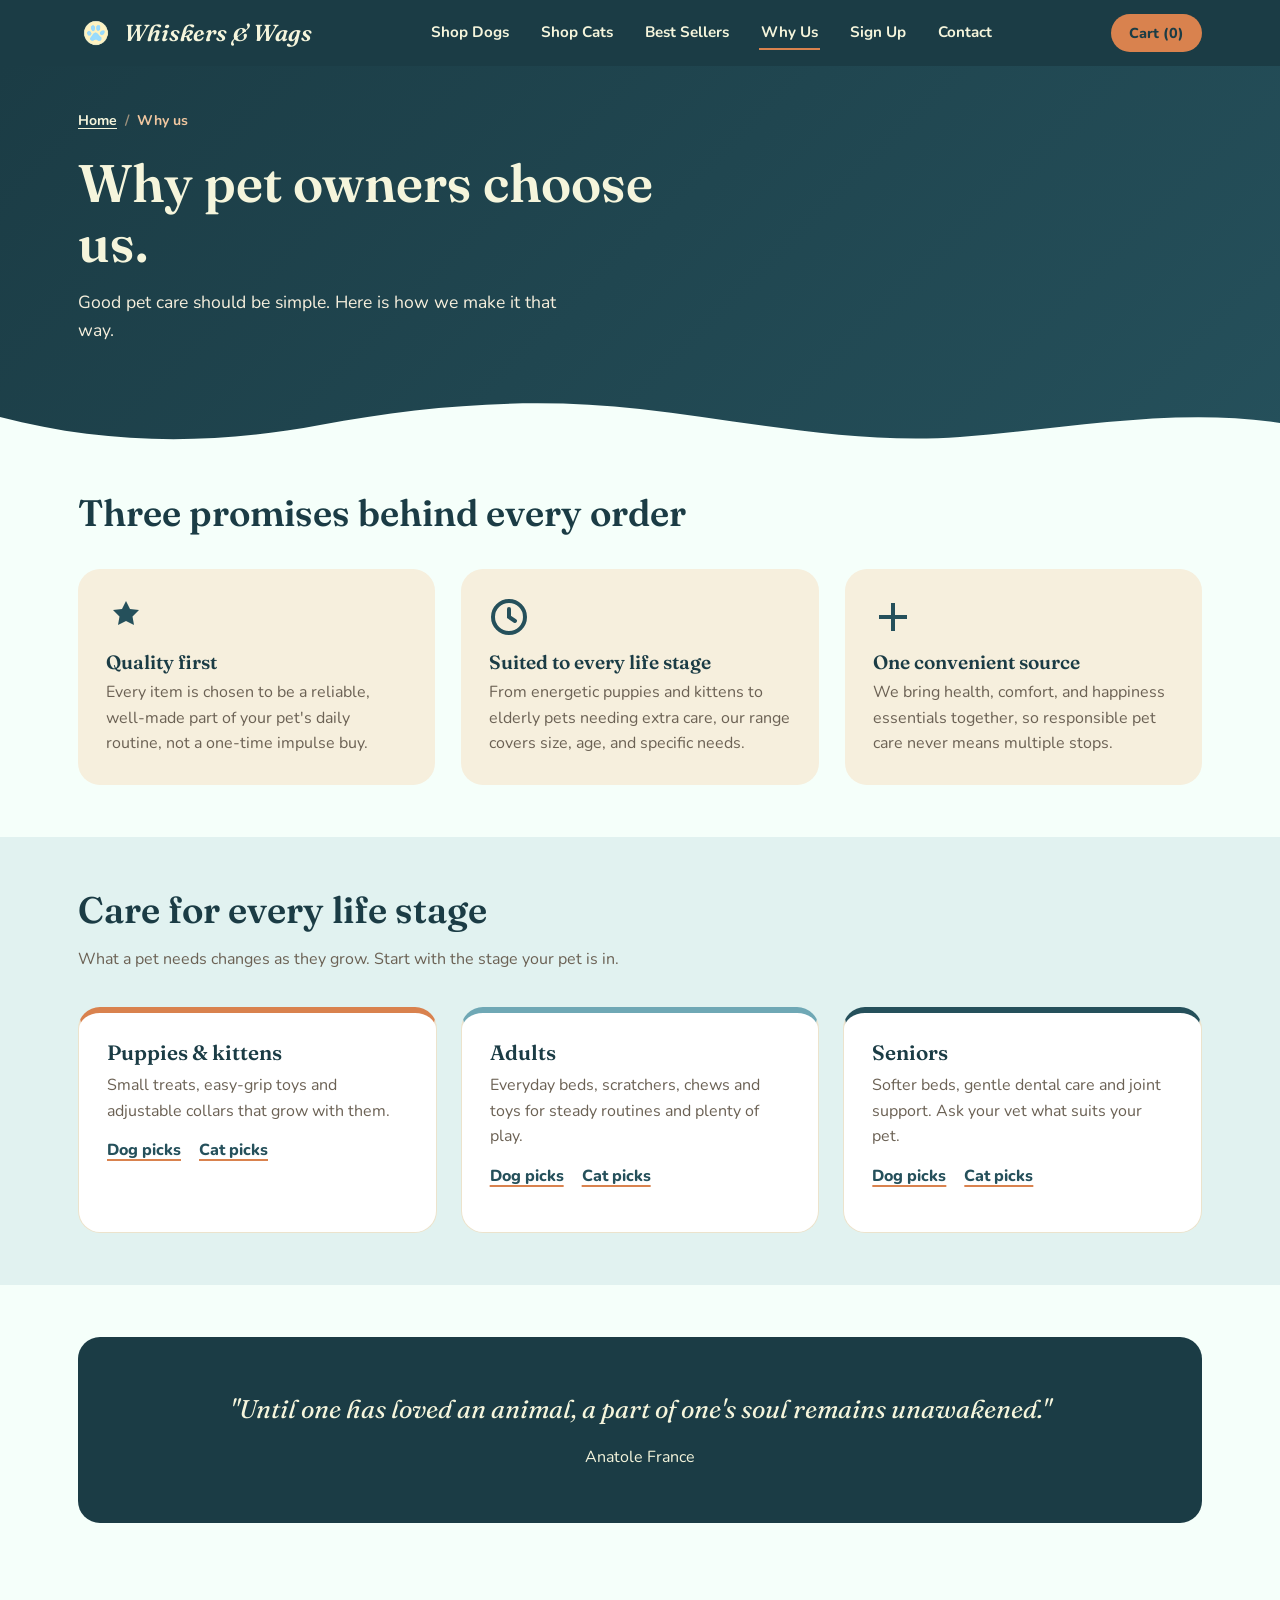
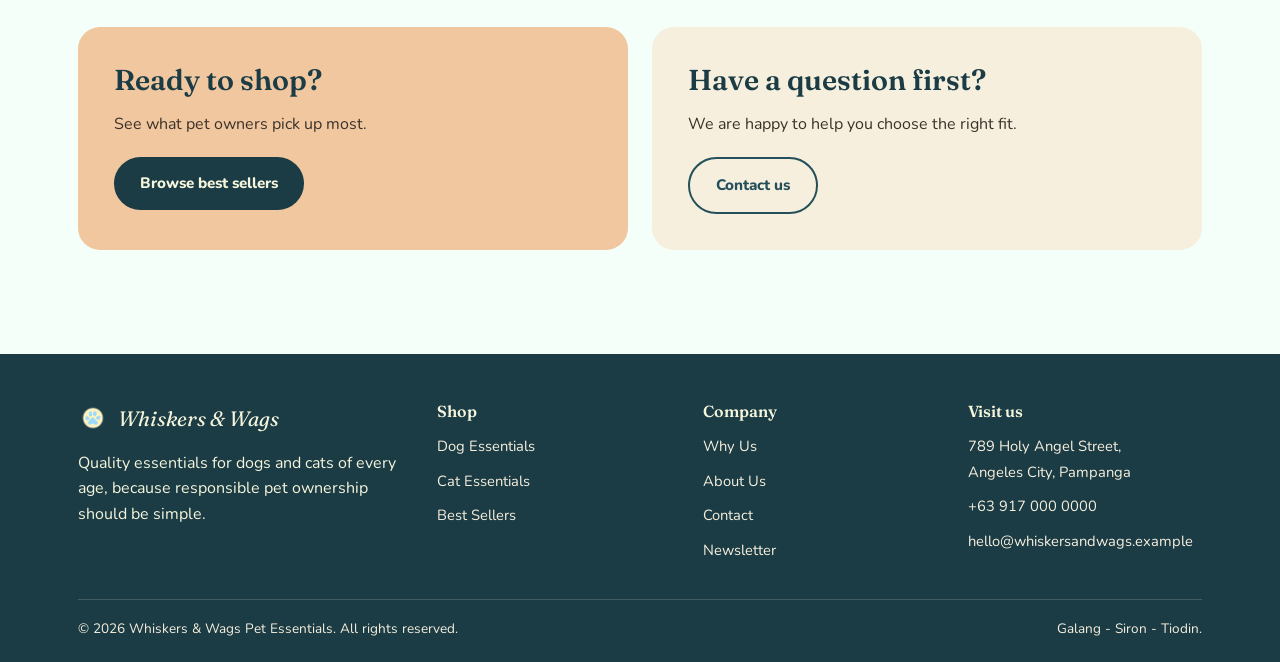
<file: why-us.html>
<!DOCTYPE html>
<html lang="en">

<head>
    <meta charset="UTF-8">
    <meta name="viewport" content="width=device-width, initial-scale=1.0">
    <title>Why Us | Whiskers &amp; Wags</title>
    <meta name="description" content="Quality-first pet essentials, suited to every life stage, all in one convenient place.">
    <link rel="icon" type="image/png" href="favicon.png">
    <link rel="preconnect" href="https://fonts.googleapis.com">
    <link rel="preconnect" href="https://fonts.gstatic.com" crossorigin>
    <link href="https://fonts.googleapis.com/css2?family=Fraunces:ital,wght@0,500;0,600;1,500&family=Nunito:wght@400;600;700;800&display=swap" rel="stylesheet">
    <link rel="stylesheet" href="style.css">
</head>

<body>

    <a class="skip" href="#main">Skip to content</a>

    <header>
        <div class="nav">

            <a href="index.html" class="logo" aria-label="Whiskers and Wags home">
                <img src="favicon.png" alt="">
                Whiskers &amp; Wags
            </a>

            <nav aria-label="Primary">
                <ul id="primaryNav">
                    <li><a href="dogs.html">Shop Dogs</a></li>
                    <li><a href="cats.html">Shop Cats</a></li>
                    <li><a href="best-sellers.html">Best Sellers</a></li>
                    <li><a href="why-us.html" aria-current="page">Why Us</a></li>
                    <li><a href="signup.html">Sign Up</a></li>
                    <li><a href="contact.html">Contact</a></li>
                </ul>
            </nav>

            <div class="nav-actions">
                <button type="button" class="cart-btn" id="cartBtn" aria-haspopup="dialog" aria-label="Cart, 0 items">Cart (0)</button>
                <button type="button" class="menu-toggle" id="menuToggle" aria-expanded="false" aria-controls="primaryNav" aria-label="Toggle navigation menu">&#9776;</button>
            </div>

        </div>
    </header>


    <main id="main">

        <section class="page-hero ph-teal" aria-labelledby="ph-title">
            <div class="wrap ph-grid">
                <div class="ph-copy">
                    <nav class="crumbs" aria-label="Breadcrumb">
                        <ol>
                            <li><a href="index.html">Home</a></li>
                            <li aria-current="page">Why us</li>
                        </ol>
                    </nav>
                    <h1 id="ph-title">Why pet owners choose us.</h1>
                    <p class="ph-lead">Good pet care should be simple. Here is how we make it that way.</p>
                </div>
                
            </div>
            <svg class="wave" viewBox="0 0 1440 48" preserveAspectRatio="none" aria-hidden="true"><path d="M0 24c120 28 240 28 360 8s240-28 360-16 240 36 360 28 240-30 360-14V48H0Z" fill="mintcream"/></svg>
        </section>

        <section class="block" aria-labelledby="why-heading">
            <div class="wrap">

                <div class="section-head">
                    <h2 id="why-heading">Three promises behind every order</h2>
                </div>

                <div class="why-grid">
                    <div class="why-card">
                        <svg viewBox="0 0 40 40" aria-hidden="true"><path fill="#25505B" d="M20 4l4 8 9 1-6.5 6.5L28 28l-8-4-8 4 1.5-8.5L7 13l9-1z"/></svg>
                        <h3>Quality first</h3>
                        <p>Every item is chosen to be a reliable, well-made part of your pet's daily routine, not a one-time impulse buy.</p>
                    </div>
                    <div class="why-card">
                        <svg viewBox="0 0 40 40" aria-hidden="true"><circle cx="20" cy="20" r="16" fill="none" stroke="#25505B" stroke-width="4"/><path d="M20 12v8l6 4" stroke="#25505B" stroke-width="4" fill="none" stroke-linecap="round"/></svg>
                        <h3>Suited to every life stage</h3>
                        <p>From energetic puppies and kittens to elderly pets needing extra care, our range covers size, age, and specific needs.</p>
                    </div>
                    <div class="why-card">
                        <svg viewBox="0 0 40 40" aria-hidden="true"><path fill="#25505B" d="M6 18h28v4H6z"/><path fill="#25505B" d="M18 6h4v28h-4z"/></svg>
                        <h3>One convenient source</h3>
                        <p>We bring health, comfort, and happiness essentials together, so responsible pet care never means multiple stops.</p>
                    </div>
                </div>

            </div>
        </section>

        <section class="block band" aria-labelledby="stage-heading">
            <div class="wrap">

                <div class="section-head">
                    <h2 id="stage-heading">Care for every life stage</h2>
                    <p>What a pet needs changes as they grow. Start with the stage your pet is in.</p>
                </div>

                <div class="stage-grid">

                    <article class="stage-card">
                        <h3>Puppies &amp; kittens</h3>
                        <p>Small treats, easy-grip toys and adjustable collars that grow with them.</p>
                        <p class="stage-links"><a href="dogs.html">Dog picks</a><a href="cats.html">Cat picks</a></p>
                    </article>

                    <article class="stage-card">
                        <h3>Adults</h3>
                        <p>Everyday beds, scratchers, chews and toys for steady routines and plenty of play.</p>
                        <p class="stage-links"><a href="dogs.html">Dog picks</a><a href="cats.html">Cat picks</a></p>
                    </article>

                    <article class="stage-card">
                        <h3>Seniors</h3>
                        <p>Softer beds, gentle dental care and joint support. Ask your vet what suits your pet.</p>
                        <p class="stage-links"><a href="dogs.html">Dog picks</a><a href="cats.html">Cat picks</a></p>
                    </article>
                </div>

            </div>
        </section>

        <section class="block" aria-label="Quote">
            <div class="wrap">
                <figure class="testimonial" style="margin: 0 auto">
                    <blockquote>"Until one has loved an animal, a part of one's soul remains unawakened."</blockquote>
                    <figcaption>Anatole France</figcaption>
                </figure>
            </div>
        </section>

        <section class="block" aria-label="Next steps">
            <div class="wrap">
                <div class="cta-grid">
                    <div class="cta-card cta-clay">
                        <h2>Ready to shop?</h2>
                        <p>See what pet owners pick up most.</p>
                        <a class="btn btn-dark" href="best-sellers.html">Browse best sellers</a>
                    </div>
                    <div class="cta-card cta-sand">
                        <h2>Have a question first?</h2>
                        <p>We are happy to help you choose the right fit.</p>
                        <a class="btn btn-ghost" href="contact.html">Contact us</a>
                    </div>
                </div>
            </div>
        </section>

    </main>

    <footer>
        <div class="wrap">

            <div class="foot-grid">

                <div>
                    <div class="foot-logo">
                        <img src="favicon.png" alt="">
                        Whiskers &amp; Wags
                    </div>
                    <p>Quality essentials for dogs and cats of every age, because responsible pet ownership should be simple.</p>
                </div>

                <div>
                    <h3>Shop</h3>
                    <ul>
                        <li><a href="dogs.html">Dog Essentials</a></li>
                        <li><a href="cats.html">Cat Essentials</a></li>
                        <li><a href="best-sellers.html">Best Sellers</a></li>
                    </ul>
                </div>

                <div>
                    <h3>Company</h3>
                    <ul>
                        <li><a href="why-us.html">Why Us</a></li>
                        <li><a href="contact.html#about">About Us</a></li>
                        <li><a href="contact.html">Contact</a></li>
                        <li><a href="signup.html">Newsletter</a></li>
                    </ul>
                </div>

                <div>
                    <h3>Visit us</h3>
                    <ul>
                        <li><span>789 Holy Angel Street,<br>Angeles City, Pampanga</span></li>
                        <li><a href="tel:+639170000000">+63 917 000 0000</a></li>
                        <li><a href="mailto:hello@whiskersandwags.example">hello@whiskersandwags.example</a></li>
                    </ul>
                </div>

            </div>

            <div class="foot-bottom">
                <span>&copy; 2026 Whiskers &amp; Wags Pet Essentials. All rights reserved.</span>
                <span>Galang - Siron - Tiodin.</span>
            </div>

        </div>
    </footer>
    <!-- PRODUCT DETAILS -->
    <dialog class="modal" id="prodDialog" aria-labelledby="pd-title">
        <div class="modal-body">
            <button type="button" class="modal-close" id="pdClose" aria-label="Close product details">&times;</button>

            <div class="pd-media" id="pdMedia"></div>

            <div class="pd-info">
                <span class="tag" id="pdTag"></span>
                <h2 id="pd-title"></h2>
                <p class="pd-for" id="pdFor"></p>
                <p class="pd-desc" id="pdDesc"></p>
                <ul class="pd-points" id="pdPoints"></ul>

                <p class="price pd-price" id="pdPrice"></p>

                <div class="pd-buy">
                    <div class="qty" role="group" aria-label="Quantity">
                        <button type="button" id="pdMinus" aria-label="Decrease quantity">&minus;</button>
                        <output id="pdQty" aria-live="polite">1</output>
                        <button type="button" id="pdPlus" aria-label="Increase quantity">+</button>
                    </div>
                    <button type="button" class="btn btn-primary pd-add" id="pdAdd">Add to cart</button>
                </div>
            </div>
        </div>
    </dialog>

    <!-- CART -->
    <dialog class="drawer" id="cartDialog" aria-labelledby="cart-title">
        <div class="drawer-head">
            <h2 id="cart-title">Your cart</h2>
            <button type="button" class="modal-close" id="cartClose" aria-label="Close cart">&times;</button>
        </div>

        <div class="drawer-list" id="cartList"></div>

        <div class="drawer-foot" id="cartFoot">
            <p class="cart-total"><span>Total</span> <strong id="cartTotal">₱0</strong></p>
            <button type="button" class="btn btn-primary" id="checkoutBtn">Checkout</button>
            <p class="cart-note" id="cartNote" role="status"></p>
        </div>
    </dialog>

    <div class="toast" id="toast" role="status" aria-live="polite"></div>

    <script src="app.js"></script>

</body>

</html>
</file>
<file: style.css>
:root {
  --cream: mintcream;
  --cream-soft: #F6EFDD;
  --ink: #3A322A;
  --ink-soft: #6b6154;
  --teal: #25505B;
  --teal-deep: #1B3C45;
  --sky: #6FA8B5;
  --beige: #F5F5DC;
  --clay: #D9824E;
  --clay-soft: #F1C7A0;
  --radius: 22px;
  --maxw: 1180px;
}

* {
  box-sizing: border-box;
}

html {
  scroll-behavior: smooth;
  scroll-padding-top: 80px;
}

body {
  margin: 0;
  font-family: 'Nunito', sans-serif;
  color: var(--ink);
  background: var(--cream);
  line-height: 1.6;
}

h1, h2, h3, h4 {
  font-family: 'Fraunces', serif;
  font-weight: 600;
  margin: 0 0 0.4em;
  color: var(--teal-deep);
  line-height: 1.15;
}

a {
  color: inherit;
}

img, svg {
  max-width: 100%;
  display: block;
}

.wrap {
  max-width: var(--maxw);
  margin: 0 auto;
  padding: 0 28px;
}

.visually-hidden {
  position: absolute;
  width: 1px;
  height: 1px;
  overflow: hidden;
  clip: rect(0 0 0 0);
  white-space: nowrap;
}

.skip {
  position: absolute;
  left: 12px;
  top: -60px;
  background: var(--clay);
  color: var(--teal-deep);
  padding: 10px 16px;
  border-radius: 999px;
  font-weight: 800;
  z-index: 100;
}

.skip:focus {
  top: 12px;
}

:focus-visible {
  outline: 3px solid var(--clay);
  outline-offset: 3px;
}

/* HEADER */
header {
  background: var(--teal-deep);
  color: var(--beige);
  position: sticky;
  top: 0;
  z-index: 50;
}

.nav {
  display: flex;
  align-items: center;
  justify-content: space-between;
  gap: 16px;
  padding: 14px 28px;
  max-width: var(--maxw);
  margin: 0 auto;
}

.logo {
  display: flex;
  align-items: center;
  gap: 10px;
  font-family: 'Fraunces', serif;
  font-style: italic;
  font-weight: 600;
  font-size: 1.45rem;
  color: var(--beige);
  text-decoration: none;
}

.logo img {
  width: 36px;
  height: 36px;
  border-radius: 50%;
}

nav ul {
  list-style: none;
  display: flex;
  gap: 28px;
  margin: 0;
  padding: 0;
}

nav ul a {
  text-decoration: none;
  font-weight: 700;
  font-size: 0.95rem;
  padding: 6px 2px;
  border-bottom: 2px solid transparent;
  transition: border-color 0.2s;
}

nav ul a:hover {
  border-color: var(--clay);
}

.nav-actions {
  display: flex;
  align-items: center;
  gap: 12px;
}

.cart-btn {
  background: var(--clay);
  color: var(--teal-deep);
  border: none;
  border-radius: 999px;
  padding: 9px 18px;
  font-weight: 800;
  font-size: 0.9rem;
  cursor: pointer;
  font-family: inherit;
}

.cart-btn:hover {
  background: var(--clay-soft);
}

.cart-btn.bump {
  animation: bump 0.3s;
}

@keyframes bump {
  50% {
    transform: scale(1.12);
  }
}

.menu-toggle {
  display: none;
  background: none;
  border: none;
  color: var(--beige);
  font-size: 1.6rem;
  cursor: pointer;
}

.hero {
  background: linear-gradient(180deg, var(--teal-deep) 0%, var(--teal) 55%, var(--cream) 55%);
  padding-top: 40px;
}

.hero-banner {
  border-radius: 28px;
  overflow: hidden;
  box-shadow: 0 20px 40px rgba(0, 128, 128, 0.35);
  border: 1px solid rgba(59, 59, 23, 0.25);
}

.hero-banner img {
  width: 100%;
  height: auto;
  display: block;
}

.hero-copy {
  max-width: 720px;
  margin: 0 auto;
  text-align: center;
  padding: 40px 0 56px;
}

.eyebrow {
  display: inline-block;
  background: var(--clay-soft);
  color: var(--teal-deep);
  padding: 6px 14px;
  border-radius: 999px;
  font-weight: 700;
  font-size: 0.85rem;
  margin-bottom: 18px;
}

.hero h1 {
  font-size: clamp(2.2rem, 4.6vw, 3.4rem);
}

.lede {
  color: var(--teal);
  font-size: 1.1rem;
  max-width: 48ch;
  margin: 0 auto 28px;
}

.btn-row {
  display: flex;
  gap: 14px;
  flex-wrap: wrap;
  justify-content: center;
}

.btn {
  display: inline-block;
  padding: 14px 26px;
  border-radius: 999px;
  font-weight: 800;
  text-decoration: none;
  font-size: 0.95rem;
  transition: transform 0.15s;
}

.btn:hover {
  transform: translateY(-2px);
}

.btn-primary {
  background: var(--clay);
  color: var(--teal-deep);
}

.btn-ghost {
  border: 2px solid var(--teal);
  color: var(--teal);
}

/* SECTIONS */
section.block {
  padding: 52px 0;
}

.section-head {
  max-width: 640px;
  margin-bottom: 34px;
}

.section-head h2 {
  font-size: clamp(1.7rem, 3vw, 2.3rem);
}

.section-head p {
  color: var(--ink-soft);
}

.cat-grid {
  display: grid;
  grid-template-columns: 1fr 1fr;
  gap: 24px;
}

.cat-card {
  border-radius: var(--radius);
  padding: 30px;
  position: relative;
  overflow: hidden;
  color: var(--beige);
  min-height: 230px;
  display: flex;
  flex-direction: column;
  justify-content: flex-end;
}

.cat-card.dogs {
  background: linear-gradient(135deg, #8C5A32, #C98A4B);
}

.cat-card.cats {
  background: linear-gradient(135deg, var(--teal-deep), var(--sky));
}

.cat-card h3 {
  color: var(--beige);
  font-size: 1.6rem;
}

.cat-card p {
  margin: 0 0 14px;
  color: var(--cream-soft);
  max-width: 40ch;
}

.cat-card a {
  font-weight: 800;
  text-decoration: underline;
  text-underline-offset: 3px;
}

.cat-icon {
  position: absolute;
  top: 20px;
  right: 20px;
  width: 60px;
  height: 60px;
  opacity: 0.9;
}

/* PRODUCTS */
.filters {
  display: flex;
  gap: 10px;
  flex-wrap: wrap;
  margin-bottom: 24px;
}

.chip {
  border: 2px solid var(--sky);
  background: none;
  color: var(--teal);
  border-radius: 999px;
  padding: 8px 20px;
  font: 700 0.92rem 'Nunito', sans-serif;
  cursor: pointer;
}

.chip[aria-pressed="true"] {
  background: var(--teal-deep);
  border-color: var(--teal-deep);
  color: var(--beige);
}

.prod-grid {
  display: grid;
  grid-template-columns: repeat(4, 1fr);
  gap: 22px;
}

.prod-card {
  background: #fff;
  border-radius: 18px;
  padding: 18px;
  border: 1px solid #ECE3CC;
  display: flex;
  flex-direction: column;
  gap: 8px;
  transition: box-shadow 0.2s;
}

.prod-card:hover {
  box-shadow: 0 10px 24px rgba(27, 60, 69, 0.12);
}

.prod-card[hidden] {
  display: none;
}

.prod-thumb {
  background: radial-gradient(circle at 50% 36%, #FFFDF5 0%, var(--cream-soft) 78%);
  border-radius: 14px;
  aspect-ratio: 1 / 1;
  display: flex;
  align-items: center;
  justify-content: center;
  overflow: hidden;
}

/* Soft tint hints at who the product is for */
.prod-card[data-pet="dog"] .prod-thumb {
  background: radial-gradient(circle at 50% 36%, #FFF9EC 0%, #F6E6C8 80%);
}

.prod-card[data-pet="cat"] .prod-thumb {
  background: radial-gradient(circle at 50% 36%, #F5FBFC 0%, #D9EAEE 80%);
}

.prod-thumb svg {
  width: 80%;
  height: 80%;
  transition: transform 0.35s ease;
}

.prod-card:hover .prod-thumb svg {
  transform: translateY(-3px) scale(1.04);
}

.tag {
  font-size: 0.8rem;
  font-weight: 800;
  color: #A85A2A;
}

.prod-card h3 {
  font-size: 1.02rem;
  margin: 0;
}

.price {
  font-weight: 800;
  margin: auto 0 0;
}

.price span {
  color: var(--ink-soft);
  font-weight: 600;
  font-size: 0.85rem;
}

.add {
  margin-top: 6px;
  background: var(--teal-deep);
  color: var(--beige);
  border: none;
  border-radius: 999px;
  padding: 10px;
  font: 800 0.9rem 'Nunito', sans-serif;
  cursor: pointer;
}

.add:hover {
  background: var(--teal);
}

.why-grid {
  display: grid;
  grid-template-columns: repeat(3, 1fr);
  gap: 26px;
}

.why-card {
  background: var(--cream-soft);
  border-radius: var(--radius);
  padding: 28px;
}

.why-card svg {
  width: 40px;
  height: 40px;
  margin-bottom: 14px;
}

.why-card h3 {
  font-size: 1.2rem;
}

.why-card p {
  color: var(--ink-soft);
  margin: 0;
}

.testimonial {
  background: var(--teal-deep);
  color: var(--beige);
  border-radius: var(--radius);
  padding: 52px 28px;
  text-align: center;
}

.testimonial blockquote {
  font-family: 'Fraunces', serif;
  font-style: italic;
  font-size: clamp(1.2rem, 2.2vw, 1.6rem);
  max-width: 52ch;
  margin: 0 auto 16px;
}

.testimonial cite {
  font-style: normal;
  color: var(--clay-soft);
  font-weight: 700;
}

.newsletter {
  background: var(--clay-soft);
  border-radius: var(--radius);
  padding: 44px;
  display: grid;
  grid-template-columns: 1fr 1.1fr;
  gap: 40px;
  align-items: center;
}

.nl-copy h2 {
  font-size: clamp(1.5rem, 2.6vw, 2rem);
}

.nl-copy > p {
  margin: 0 0 16px;
}

.nl-perks {
  list-style: none;
  margin: 0;
  padding: 0;
  display: grid;
  gap: 8px;
  color: var(--ink-soft);
  font-size: 0.95rem;
}

.nl-perks li {
  padding-left: 28px;
  position: relative;
}

.nl-perks li::before {
  content: "";
  position: absolute;
  left: 0;
  top: 0.2em;
  width: 18px;
  height: 18px;
  border-radius: 50%;
  background: var(--teal);
}

.nl-perks li::after {
  content: "";
  position: absolute;
  left: 5px;
  top: calc(0.2em + 5px);
  width: 8px;
  height: 4px;
  border-left: 2px solid var(--beige);
  border-bottom: 2px solid var(--beige);
  transform: rotate(-45deg);
}

.nl-panel {
  background: #fff;
  border-radius: 18px;
  padding: 28px;
}

.nl-form {
  display: grid;
  gap: 20px;
}

.nl-form[hidden],
.nl-success[hidden] {
  display: none;
}

.nl-pick {
  border: 0;
  margin: 0;
  padding: 0;
  display: flex;
  gap: 10px;
  flex-wrap: wrap;
}

.nl-pick legend {
  font-weight: 800;
  font-size: 0.9rem;
  color: var(--teal-deep);
  margin-bottom: 10px;
  padding: 0;
}

.nl-pick input {
  position: absolute;
  opacity: 0;
  width: 1px;
  height: 1px;
}

.nl-pick span {
  display: inline-block;
  padding: 10px 20px;
  border-radius: 999px;
  border: 2px solid var(--sky);
  font-weight: 700;
  font-size: 0.92rem;
  color: var(--teal);
  cursor: pointer;
}

.nl-pick input:checked + span {
  background: var(--teal-deep);
  border-color: var(--teal-deep);
  color: var(--beige);
}

.nl-pick input:focus-visible + span {
  outline: 3px solid var(--clay);
  outline-offset: 3px;
}

.nl-field > label {
  display: block;
  font-weight: 800;
  font-size: 0.9rem;
  color: var(--teal-deep);
  margin-bottom: 8px;
}

.nl-row {
  display: flex;
  gap: 10px;
  flex-wrap: wrap;
}

.nl-row input {
  flex: 1 1 220px;
  min-width: 0;
  padding: 14px 18px;
  border-radius: 999px;
  border: 2px solid #d9c9a6;
  font: 1rem 'Nunito', sans-serif;
}

.nl-row input:focus {
  border-color: var(--teal);
  outline: none;
  box-shadow: 0 0 0 3px rgba(111, 168, 181, 0.35);
}

.nl-row input[aria-invalid="true"] {
  border-color: #B3392B;
}

.nl-row button {
  background: var(--teal-deep);
  color: var(--beige);
  border: none;
  border-radius: 999px;
  padding: 14px 26px;
  font: 800 0.95rem 'Nunito', sans-serif;
  cursor: pointer;
}

.nl-row button:hover {
  background: var(--teal);
}

.nl-msg {
  margin: 8px 4px 0;
  min-height: 1.2em;
  font-size: 0.86rem;
  font-weight: 700;
  color: #B3392B;
}

.nl-success {
  text-align: center;
  padding: 14px 8px;
}

.nl-success:focus {
  outline: none;
}

.nl-success svg {
  width: 52px;
  height: 52px;
  margin: 0 auto 12px;
}

.nl-success p {
  margin: 0;
  color: var(--ink-soft);
  overflow-wrap: anywhere;
}

footer {
  background: var(--teal-deep);
  color: var(--beige);
  margin-top: 52px;
  padding: 48px 0 22px;
}

.foot-grid {
  display: grid;
  grid-template-columns: 1.4fr 1fr 1fr 1fr;
  gap: 32px;
  margin-bottom: 36px;
}

.foot-grid h3 {
  color: var(--beige);
  font-size: 1rem;
  margin-bottom: 14px;
}

.foot-grid ul {
  list-style: none;
  padding: 0;
  margin: 0;
  display: flex;
  flex-direction: column;
  gap: 9px;
}

.foot-grid a {
  text-decoration: none;
  color: var(--cream-soft);
  font-size: 0.92rem;
}

.foot-grid a:hover {
  color: var(--clay-soft);
}

.foot-logo {
  display: flex;
  align-items: center;
  gap: 10px;
  font-family: 'Fraunces', serif;
  font-style: italic;
  font-size: 1.3rem;
  margin-bottom: 10px;
}

.foot-logo img {
  width: 30px;
  height: 30px;
  border-radius: 50%;
}

.foot-bottom {
  border-top: 1px solid rgba(245, 245, 220, 0.18);
  padding-top: 18px;
  display: flex;
  justify-content: space-between;
  flex-wrap: wrap;
  gap: 10px;
  font-size: 0.85rem;
  color: var(--cream-soft);
}

@media (max-width: 900px) {
  .cat-grid,
  .why-grid,
  .newsletter {
    grid-template-columns: 1fr;
  }

  .prod-grid {
    grid-template-columns: repeat(2, 1fr);
  }

  .foot-grid {
    grid-template-columns: 1fr 1fr;
  }

  .newsletter {
    gap: 28px;
  }
}

@media (max-width: 640px) {
  nav ul {
    position: absolute;
    top: 100%;
    left: 0;
    right: 0;
    background: var(--teal-deep);
    flex-direction: column;
    padding: 18px 28px;
    gap: 16px;
    display: none;
  }

  nav ul.open {
    display: flex;
  }

  .menu-toggle {
    display: block;
  }

  .newsletter {
    padding: 28px 20px;
  }

  .foot-grid {
    grid-template-columns: 1fr;
  }

  .prod-card {
    padding: 14px;
  }
}

@media (prefers-reduced-motion: reduce) {
  * {
    animation: none !important;
    transition: none !important;
    scroll-behavior: auto !important;
  }
}

/* ============================================================
   ENHANCEMENTS: clickable products, details, cart
   ============================================================ */

header {
  transition: box-shadow 0.2s;
}

header.scrolled {
  box-shadow: 0 6px 20px rgba(27, 60, 69, 0.28);
}

body:has(dialog[open]) {
  overflow: hidden;
}

.result-count {
  margin: -8px 0 18px;
  color: var(--ink-soft);
  font-size: 0.9rem;
  font-weight: 600;
}

/* Product cards: the whole card opens the details */
.prod-card {
  position: relative;
  cursor: pointer;
  transition: box-shadow 0.2s, transform 0.2s, border-color 0.2s;
}

.prod-card:hover {
  transform: translateY(-3px);
  border-color: var(--sky);
}

.prod-card:has(.prod-open:focus-visible) {
  outline: 3px solid var(--clay);
  outline-offset: 3px;
}

.prod-open {
  font: inherit;
  color: inherit;
  background: none;
  border: 0;
  padding: 0;
  margin: 0;
  text-align: left;
  cursor: pointer;
}

.prod-open:focus-visible {
  outline: none;
}

.prod-open::after {
  content: "";
  position: absolute;
  inset: 0;
  border-radius: 18px;
}

.prod-card:hover .prod-open {
  text-decoration: underline;
  text-decoration-color: var(--clay);
  text-decoration-thickness: 2px;
  text-underline-offset: 4px;
}

.prod-thumb {
  position: relative;
}

.prod-thumb::after {
  content: "View details";
  position: absolute;
  left: 50%;
  bottom: 10px;
  transform: translate(-50%, 6px);
  background: var(--teal-deep);
  color: var(--beige);
  font-size: 0.78rem;
  font-weight: 800;
  padding: 5px 12px;
  border-radius: 999px;
  white-space: nowrap;
  opacity: 0;
  transition: opacity 0.2s, transform 0.2s;
}

.prod-card:hover .prod-thumb::after,
.prod-card:has(.prod-open:focus-visible) .prod-thumb::after {
  opacity: 1;
  transform: translate(-50%, 0);
}

@media (hover: none) {
  .prod-thumb::after {
    opacity: 1;
    transform: translate(-50%, 0);
  }
}

.desc {
  margin: 0;
  color: var(--ink-soft);
  font-size: 0.9rem;
  line-height: 1.45;
}

.add {
  position: relative;
  z-index: 2;
}

/* Shared dialog pieces */
.modal,
.drawer {
  border: 0;
  padding: 0;
  color: var(--ink);
  background: #fff;
  box-shadow: 0 30px 80px rgba(27, 60, 69, 0.35);
}

.modal::backdrop,
.drawer::backdrop {
  background: rgba(27, 60, 69, 0.55);
  backdrop-filter: blur(3px);
}

.modal-close {
  width: 40px;
  height: 40px;
  border-radius: 50%;
  border: 0;
  background: var(--cream-soft);
  color: var(--teal-deep);
  font: 700 1.6rem/1 'Nunito', sans-serif;
  cursor: pointer;
  display: grid;
  place-items: center;
  padding: 0 0 3px;
}

.modal-close:hover {
  background: var(--clay-soft);
}

/* Product details dialog */
.modal {
  width: min(920px, calc(100% - 32px));
  max-height: calc(100dvh - 32px);
  border-radius: 26px;
  overflow: auto;
}

.modal[open] {
  animation: pop 0.22s ease-out;
}

@keyframes pop {
  from {
    opacity: 0;
    transform: translateY(12px) scale(0.98);
  }
}

.modal-body {
  display: grid;
  grid-template-columns: 1fr 1fr;
  position: relative;
}

.modal-body > .modal-close {
  position: absolute;
  top: 16px;
  right: 16px;
  z-index: 3;
}

.pd-media {
  display: flex;
  align-items: center;
  justify-content: center;
  padding: 48px;
  min-height: 420px;
  background: radial-gradient(circle at 50% 38%, #FFFDF5 0%, var(--cream-soft) 80%);
}

.pd-media[data-pet="dog"] {
  background: radial-gradient(circle at 50% 38%, #FFF9EC 0%, #F6E6C8 85%);
}

.pd-media[data-pet="cat"] {
  background: radial-gradient(circle at 50% 38%, #F5FBFC 0%, #D9EAEE 85%);
}

.pd-media svg {
  width: 100%;
  max-width: 320px;
  height: auto;
}

.pd-info {
  padding: 44px 36px 36px;
  display: flex;
  flex-direction: column;
  gap: 10px;
}

.pd-info h2 {
  font-size: clamp(1.5rem, 2.6vw, 2rem);
  margin: 0;
  padding-right: 36px;
}

.pd-for {
  margin: 0;
  color: var(--teal);
  font-weight: 700;
  font-size: 0.92rem;
}

.pd-desc {
  margin: 4px 0 0;
  max-width: 60ch;
}

.pd-points {
  list-style: none;
  margin: 4px 0 8px;
  padding: 0;
  display: grid;
  gap: 8px;
  color: var(--ink-soft);
  font-size: 0.93rem;
}

.pd-points li {
  padding-left: 26px;
  position: relative;
}

.pd-points li::before {
  content: "";
  position: absolute;
  left: 0;
  top: 0.25em;
  width: 16px;
  height: 16px;
  border-radius: 50%;
  background: var(--teal);
}

.pd-points li::after {
  content: "";
  position: absolute;
  left: 4px;
  top: calc(0.25em + 4.5px);
  width: 8px;
  height: 4px;
  border-left: 2px solid var(--beige);
  border-bottom: 2px solid var(--beige);
  transform: rotate(-45deg);
}

.pd-price {
  font-size: 1.6rem;
  margin-top: auto;
}

.pd-buy {
  display: flex;
  gap: 12px;
  align-items: stretch;
  flex-wrap: wrap;
}

.pd-add {
  flex: 1 1 180px;
  border: 0;
  font-family: inherit;
  cursor: pointer;
  text-align: center;
}

.qty {
  display: inline-flex;
  align-items: center;
  border: 2px solid var(--sky);
  border-radius: 999px;
  overflow: hidden;
}

.qty button {
  width: 44px;
  align-self: stretch;
  border: 0;
  background: none;
  color: var(--teal-deep);
  font: 800 1.2rem 'Nunito', sans-serif;
  cursor: pointer;
}

.qty button:hover {
  background: var(--cream-soft);
}

.qty output {
  min-width: 34px;
  text-align: center;
  font-weight: 800;
}

/* Cart drawer */
.drawer {
  margin: 0 0 0 auto;
  width: min(440px, 100%);
  height: 100dvh;
  max-height: 100dvh;
  border-radius: 24px 0 0 24px;
}

.drawer[open] {
  display: flex;
  flex-direction: column;
  animation: slide 0.25s ease-out;
}

@keyframes slide {
  from {
    transform: translateX(40px);
    opacity: 0;
  }
}

.drawer-head {
  display: flex;
  align-items: center;
  justify-content: space-between;
  padding: 22px 24px;
  border-bottom: 1px solid #ECE3CC;
}

.drawer-head h2 {
  margin: 0;
  font-size: 1.4rem;
}

.drawer-list {
  flex: 1;
  overflow-y: auto;
  padding: 8px 24px;
}

.cart-empty {
  text-align: center;
  padding: 56px 12px;
  color: var(--ink-soft);
}

.cart-empty p:first-child {
  font: 600 1.25rem 'Fraunces', serif;
  color: var(--teal-deep);
  margin: 0 0 6px;
}

.cart-empty .btn {
  margin-top: 14px;
  background: none;
  cursor: pointer;
  font-family: inherit;
}

.cart-row {
  display: grid;
  grid-template-columns: 76px 1fr auto;
  gap: 14px;
  padding: 16px 0;
  border-bottom: 1px solid #ECE3CC;
  align-items: start;
}

.cart-thumb {
  background: var(--cream-soft);
  border-radius: 12px;
  aspect-ratio: 1 / 1;
  display: grid;
  place-items: center;
}

.cart-thumb svg {
  width: 82%;
  height: 82%;
}

.cart-info h3 {
  font-size: 0.98rem;
  margin: 0 0 2px;
}

.cart-unit {
  margin: 0 0 8px;
  color: var(--ink-soft);
  font-size: 0.85rem;
}

.qty-sm button {
  width: 34px;
  height: 32px;
}

.qty-sm output {
  min-width: 28px;
  font-size: 0.9rem;
}

.cart-side {
  display: flex;
  flex-direction: column;
  align-items: flex-end;
  gap: 10px;
}

.cart-remove {
  background: none;
  border: 0;
  padding: 0;
  color: var(--ink-soft);
  font: 700 0.82rem 'Nunito', sans-serif;
  text-decoration: underline;
  cursor: pointer;
}

.cart-remove:hover {
  color: #B3392B;
}

.drawer-foot {
  padding: 20px 24px 24px;
  border-top: 1px solid #ECE3CC;
  background: var(--cream-soft);
  display: grid;
  gap: 12px;
}

.drawer-foot[hidden] {
  display: none;
}

.cart-total {
  display: flex;
  justify-content: space-between;
  align-items: baseline;
  margin: 0;
  font-size: 1.05rem;
}

.cart-total strong {
  font: 600 1.5rem 'Fraunces', serif;
  color: var(--teal-deep);
}

.drawer-foot .btn {
  border: 0;
  font-family: inherit;
  cursor: pointer;
  text-align: center;
}

.cart-note {
  margin: 0;
  min-height: 1.2em;
  font-size: 0.86rem;
  font-weight: 700;
  color: var(--teal);
}

/* Toast */
.toast {
  position: fixed;
  left: 50%;
  bottom: 24px;
  transform: translate(-50%, 20px);
  background: var(--teal-deep);
  color: var(--beige);
  padding: 12px 20px;
  border-radius: 999px;
  font-weight: 700;
  font-size: 0.92rem;
  box-shadow: 0 12px 30px rgba(27, 60, 69, 0.3);
  opacity: 0;
  pointer-events: none;
  transition: opacity 0.2s, transform 0.2s;
  z-index: 200;
  max-width: calc(100% - 32px);
  text-align: center;
}

.toast.show {
  opacity: 1;
  transform: translate(-50%, 0);
}

@media (max-width: 900px) {
  .modal-body {
    grid-template-columns: 1fr;
  }

  .pd-media {
    min-height: 0;
    padding: 36px 24px;
  }

  .pd-media svg {
    max-width: 220px;
  }

  .pd-info {
    padding: 28px 24px 28px;
  }
}

@media (max-width: 640px) {
  .drawer {
    border-radius: 0;
  }

  .cart-row {
    grid-template-columns: 64px 1fr auto;
    gap: 10px;
  }
}


/* ============================================================
   ABOUT + CONTACT
   ============================================================ */

.about-contact {
  display: grid;
  grid-template-columns: 1fr 1fr;
  gap: 40px;
  align-items: start;
}

.about h2 {
  font-size: clamp(1.7rem, 3vw, 2.3rem);
}

.about p {
  color: var(--ink-soft);
  max-width: 52ch;
  margin: 0 0 14px;
}

.contact-card {
  font-style: normal;
  background: var(--cream-soft);
  border-radius: var(--radius);
  padding: 30px;
}

.contact-card h3 {
  font-size: 1.3rem;
  margin-bottom: 18px;
}

.contact-card ul {
  list-style: none;
  margin: 0;
  padding: 0;
  display: grid;
  gap: 20px;
}

.contact-card li {
  display: grid;
  grid-template-columns: 40px 1fr;
  gap: 14px;
  align-items: start;
}

.contact-card svg {
  width: 40px;
  height: 40px;
  padding: 9px;
  border-radius: 50%;
  background: var(--teal-deep);
  fill: var(--beige);
}

.contact-card strong {
  display: block;
  color: var(--teal-deep);
  font-size: 0.9rem;
}

.contact-card span,
.contact-card li > div > a:not(.map-link) {
  display: block;
  overflow-wrap: anywhere;
}

.contact-card li > div > a {
  text-underline-offset: 3px;
}

.contact-card a:hover {
  color: var(--teal);
}

.map-link {
  display: inline-block;
  margin-top: 6px;
  font-weight: 800;
  font-size: 0.9rem;
  color: var(--teal);
}

@media (max-width: 900px) {
  .about-contact {
    grid-template-columns: 1fr;
    gap: 28px;
  }
}

@media (max-width: 640px) {
  .contact-card {
    padding: 24px 20px;
  }
}

/* ============================================================
   MULTI-PAGE LAYOUT
   ============================================================ */

/* Navigation */
nav ul a[aria-current="page"] {
  border-color: var(--clay);
}

.btn-dark {
  background: var(--teal-deep);
  color: var(--beige);
}

.btn-dark:hover {
  background: var(--teal);
}

.btn-ghost:hover {
  background: rgba(37, 80, 91, 0.08);
}

.more-link {
  font-weight: 800;
  color: var(--teal);
  text-underline-offset: 4px;
  text-decoration-color: var(--clay);
  text-decoration-thickness: 2px;
  white-space: nowrap;
}

.more-link:hover {
  color: var(--teal-deep);
}

.head-row {
  display: flex;
  align-items: flex-end;
  justify-content: space-between;
  gap: 16px 24px;
  flex-wrap: wrap;
  margin-bottom: 34px;
}

.head-row .section-head {
  margin-bottom: 0;
}

.band {
  background: rgba(111, 168, 181, 0.15);
}

/* Inner page hero */
.page-hero {
  position: relative;
  color: var(--beige);
  padding: 44px 0 96px;
  overflow: hidden;
}

.ph-dogs {
  background: linear-gradient(135deg, #8C5A32, #C98A4B);
}

.ph-cats {
  background: linear-gradient(135deg, var(--teal-deep), var(--sky));
}

.ph-gold {
  background: linear-gradient(135deg, #B8622F, #E3A872);
}

.ph-teal {
  background: linear-gradient(135deg, var(--teal-deep), var(--teal));
}

.ph-grid {
  display: grid;
  grid-template-columns: 1.15fr 1fr;
  gap: 32px;
  align-items: center;
}

.ph-copy h1 {
  color: var(--beige);
  font-size: clamp(2.1rem, 4.4vw, 3.3rem);
  margin-bottom: 14px;
}

.ph-lead {
  margin: 0;
  max-width: 46ch;
  font-size: 1.1rem;
  color: var(--cream-soft);
}

.crumbs ol {
  list-style: none;
  display: flex;
  gap: 8px;
  margin: 0 0 20px;
  padding: 0;
  font-size: 0.88rem;
  font-weight: 700;
}

.crumbs li + li::before {
  content: "/";
  margin-right: 8px;
  opacity: 0.6;
}

.crumbs a {
  text-underline-offset: 3px;
}

.crumbs [aria-current] {
  color: var(--clay-soft);
}

.hero-art {
  display: flex;
  justify-content: center;
  align-items: center;
  padding: 10px 0;
}

.art-tile {
  width: clamp(110px, 14vw, 170px);
  aspect-ratio: 1 / 1;
  background: radial-gradient(circle at 50% 36%, #FFFDF5 0%, var(--cream-soft) 80%);
  border-radius: 28px;
  box-shadow: 0 16px 30px rgba(27, 60, 69, 0.28);
  display: grid;
  place-items: center;
  margin-left: -26px;
  transform: rotate(-6deg);
}

.art-tile:first-child {
  margin-left: 0;
}

.art-tile:nth-child(2) {
  transform: rotate(4deg) translateY(-14px);
  z-index: 1;
}

.art-tile:nth-child(3) {
  transform: rotate(-3deg) translateY(6px);
}

.art-tile svg {
  width: 78%;
  height: 78%;
}

.wave {
  position: absolute;
  left: 0;
  bottom: -1px;
  width: 100%;
  height: 48px;
  display: block;
  max-width: none;
}

/* Listing toolbar */
.shop {
  padding-top: 24px;
}

.toolbar {
  display: flex;
  align-items: center;
  justify-content: space-between;
  gap: 14px 24px;
  flex-wrap: wrap;
  margin-bottom: 14px;
}

.toolbar .filters {
  margin-bottom: 0;
}

.sort {
  display: flex;
  align-items: center;
  gap: 10px;
  font-weight: 800;
  font-size: 0.9rem;
  color: var(--teal-deep);
}

.sort select,
.field select {
  font: 700 0.92rem 'Nunito', sans-serif;
  color: var(--teal-deep);
  background: #fff;
  border: 2px solid var(--sky);
  border-radius: 999px;
  padding: 9px 36px 9px 16px;
  cursor: pointer;
}

.result-count {
  margin: 0 0 18px;
}

.empty {
  text-align: center;
  padding: 40px 0;
  color: var(--ink-soft);
  font-weight: 700;
}

.empty[hidden] {
  display: none;
}

.chip:hover {
  background: rgba(111, 168, 181, 0.18);
}

.chip[aria-pressed="true"]:hover {
  background: var(--teal);
}

/* Product badge */
.badge {
  position: absolute;
  top: 10px;
  left: 10px;
  background: var(--clay);
  color: var(--teal-deep);
  font-size: 0.74rem;
  font-weight: 800;
  padding: 4px 10px;
  border-radius: 999px;
}

.prod-grid {
  grid-template-columns: repeat(4, 1fr);
}

/* Category cards: whole card is a link */
.cat-card {
  transition: transform 0.2s, box-shadow 0.2s;
}

.cat-card:hover {
  transform: translateY(-4px);
  box-shadow: 0 18px 34px rgba(27, 60, 69, 0.22);
}

.cat-card a::after {
  content: "";
  position: absolute;
  inset: 0;
}

.cat-card a:focus-visible {
  outline-offset: -6px;
}

/* Call-to-action cards */
.cta-grid {
  display: grid;
  grid-template-columns: 1fr 1fr;
  gap: 24px;
}

.cta-card {
  border-radius: var(--radius);
  padding: 36px;
  display: flex;
  flex-direction: column;
  align-items: flex-start;
  gap: 4px;
}

.cta-card h2 {
  font-size: clamp(1.35rem, 2.4vw, 1.8rem);
}

.cta-card p {
  margin: 0 0 16px;
  max-width: 44ch;
}

.cta-clay {
  background: var(--clay-soft);
}

.cta-sand {
  background: var(--cream-soft);
}

/* Life stage cards */
.stage-grid {
  display: grid;
  grid-template-columns: repeat(3, 1fr);
  gap: 24px;
}

.stage-card {
  background: #fff;
  border-radius: var(--radius);
  padding: 28px;
  border: 1px solid #ECE3CC;
  border-top: 6px solid var(--clay);
}

.stage-card:nth-child(2) {
  border-top-color: var(--sky);
}

.stage-card:nth-child(3) {
  border-top-color: var(--teal);
}

.stage-card h3 {
  font-size: 1.3rem;
}

.stage-card p {
  color: var(--ink-soft);
  margin: 0 0 14px;
}

.stage-links {
  display: flex;
  gap: 18px;
  flex-wrap: wrap;
  margin: 0;
}

.stage-card .stage-links,
.about .stage-links {
  color: var(--teal);
}

.stage-links a {
  font-weight: 800;
  text-underline-offset: 4px;
  text-decoration-color: var(--clay);
  text-decoration-thickness: 2px;
}

/* Contact page */
.about-row .about p {
  max-width: 62ch;
}

.contact-block {
  padding-top: 20px;
}

.contact-block .section-head {
  margin-bottom: 24px;
}

.about-contact {
  align-items: stretch;
}

.cf-panel {
  background: #fff;
  border: 1px solid #ECE3CC;
  border-radius: var(--radius);
  padding: 30px;
}

.cf {
  display: grid;
  gap: 16px;
}

.cf h3 {
  font-size: 1.3rem;
  margin: 0;
}

.field label {
  display: block;
  font-weight: 800;
  font-size: 0.9rem;
  color: var(--teal-deep);
  margin-bottom: 6px;
}

.field input,
.field textarea {
  width: 100%;
  padding: 12px 16px;
  border-radius: 16px;
  border: 2px solid #d9c9a6;
  font: 1rem 'Nunito', sans-serif;
  color: var(--ink);
  background: #fff;
}

.field select {
  width: 100%;
  border-radius: 16px;
  border-color: #d9c9a6;
}

.field textarea {
  resize: vertical;
  min-height: 120px;
}

.field input:focus,
.field textarea:focus,
.field select:focus {
  border-color: var(--teal);
  outline: none;
  box-shadow: 0 0 0 3px rgba(111, 168, 181, 0.35);
}

.field [aria-invalid="true"] {
  border-color: #B3392B;
}

.field-err {
  margin: 6px 4px 0;
  min-height: 1.1em;
  font-size: 0.86rem;
  font-weight: 700;
  color: #B3392B;
}

.cf-send {
  border: 0;
  font-family: inherit;
  cursor: pointer;
  justify-self: start;
}

.cf-panel .nl-success[hidden] {
  display: none;
}

/* Footer contact lines */
.foot-grid span {
  color: var(--cream-soft);
  font-size: 0.92rem;
}

/* Scroll anchors clear the sticky header */
#about,
#contact {
  scroll-margin-top: 80px;
}

/* Responsive */
@media (max-width: 1000px) {
  nav ul {
    gap: 16px;
  }

  nav ul a {
    font-size: 0.88rem;
  }

  .prod-grid {
    grid-template-columns: repeat(3, 1fr);
  }
}

@media (max-width: 860px) {
  nav ul {
    position: absolute;
    top: 100%;
    left: 0;
    right: 0;
    background: var(--teal-deep);
    flex-direction: column;
    padding: 18px 28px;
    gap: 16px;
    display: none;
    box-shadow: 0 14px 24px rgba(27, 60, 69, 0.25);
  }

  nav ul.open {
    display: flex;
  }

  nav ul a {
    font-size: 1rem;
  }

  .menu-toggle {
    display: block;
  }
}

@media (max-width: 900px) {
  .ph-grid,
  .cta-grid,
  .stage-grid {
    grid-template-columns: 1fr;
  }

  .hero-art {
    justify-content: flex-start;
  }

  .prod-grid {
    grid-template-columns: repeat(2, 1fr);
  }
}

@media (max-width: 640px) {
  .page-hero {
    padding: 32px 0 80px;
  }

  .art-tile {
    width: 30vw;
    margin-left: -14px;
  }

  .cta-card {
    padding: 26px 22px;
  }

  .cf-panel {
    padding: 24px 20px;
  }

  .toolbar {
    align-items: flex-start;
  }
}

@media (max-width: 420px) {
  .prod-grid {
    grid-template-columns: 1fr;
  }
}
</file>
